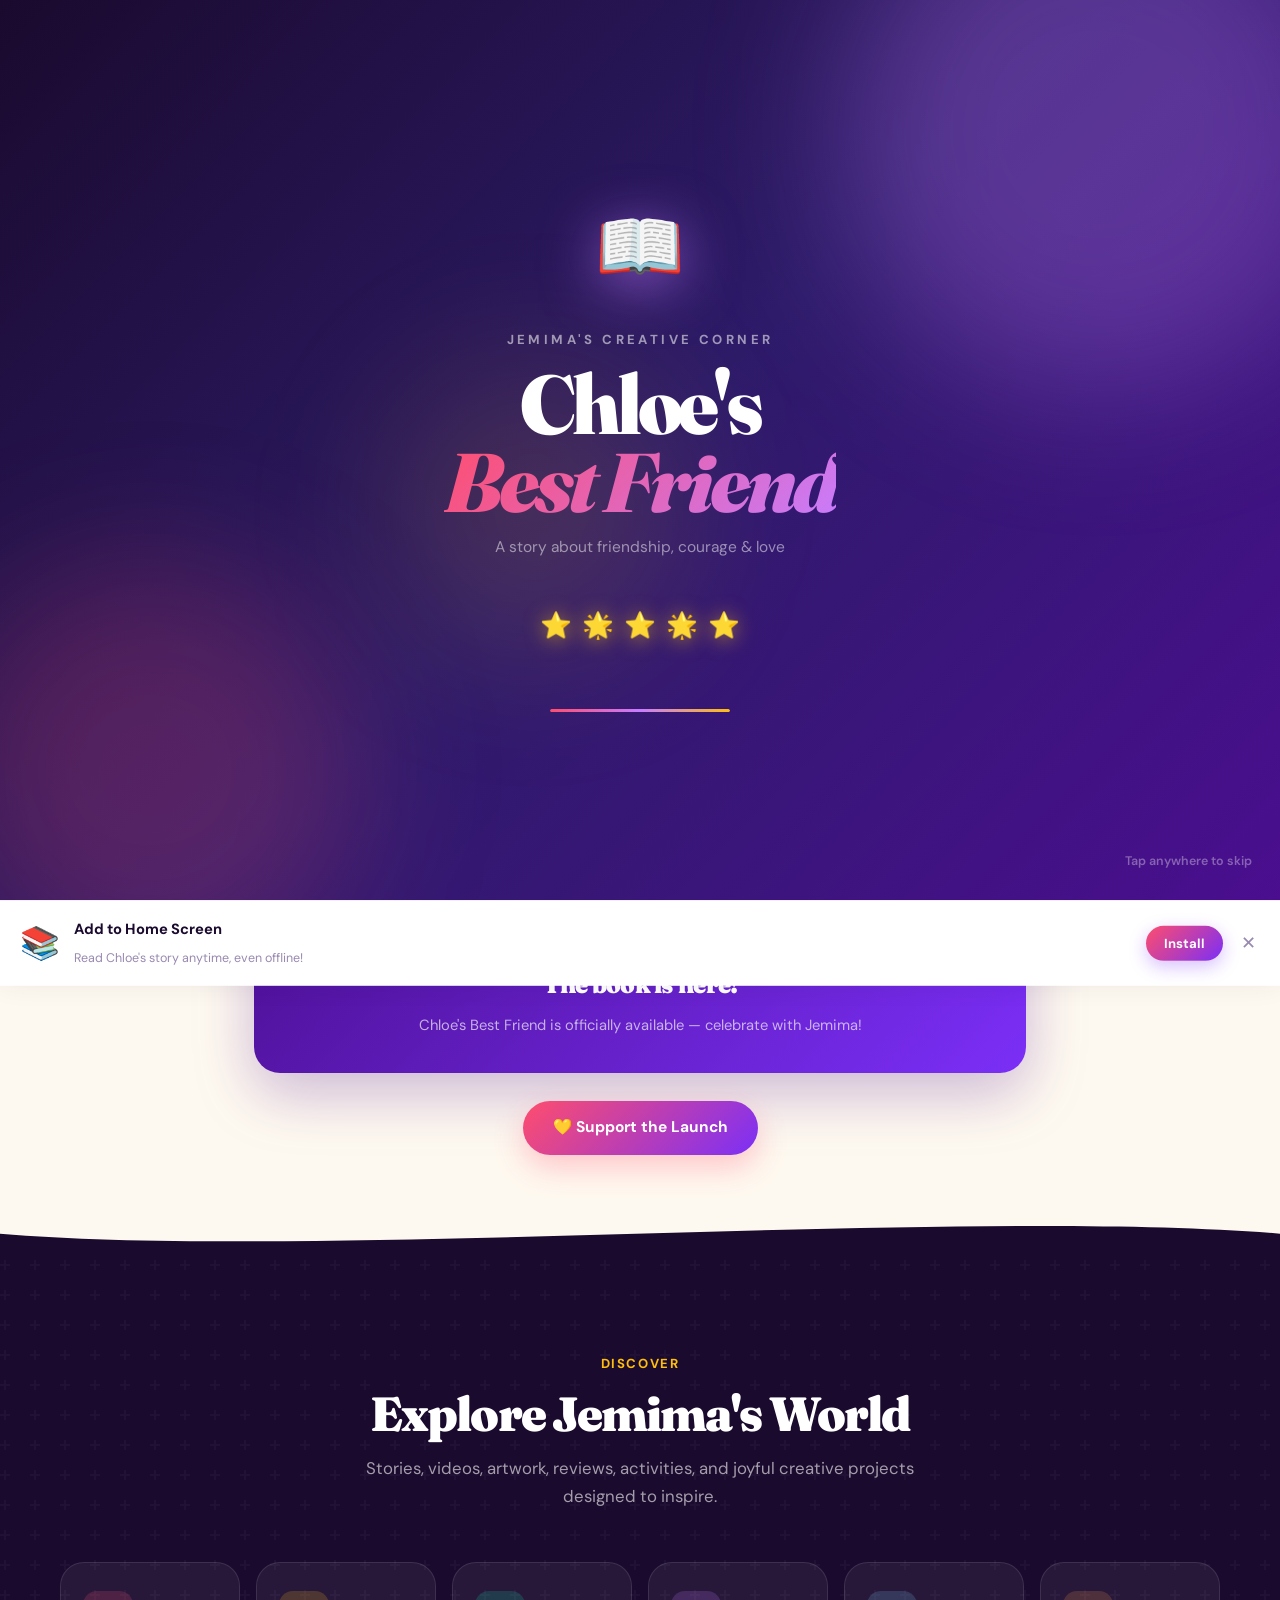
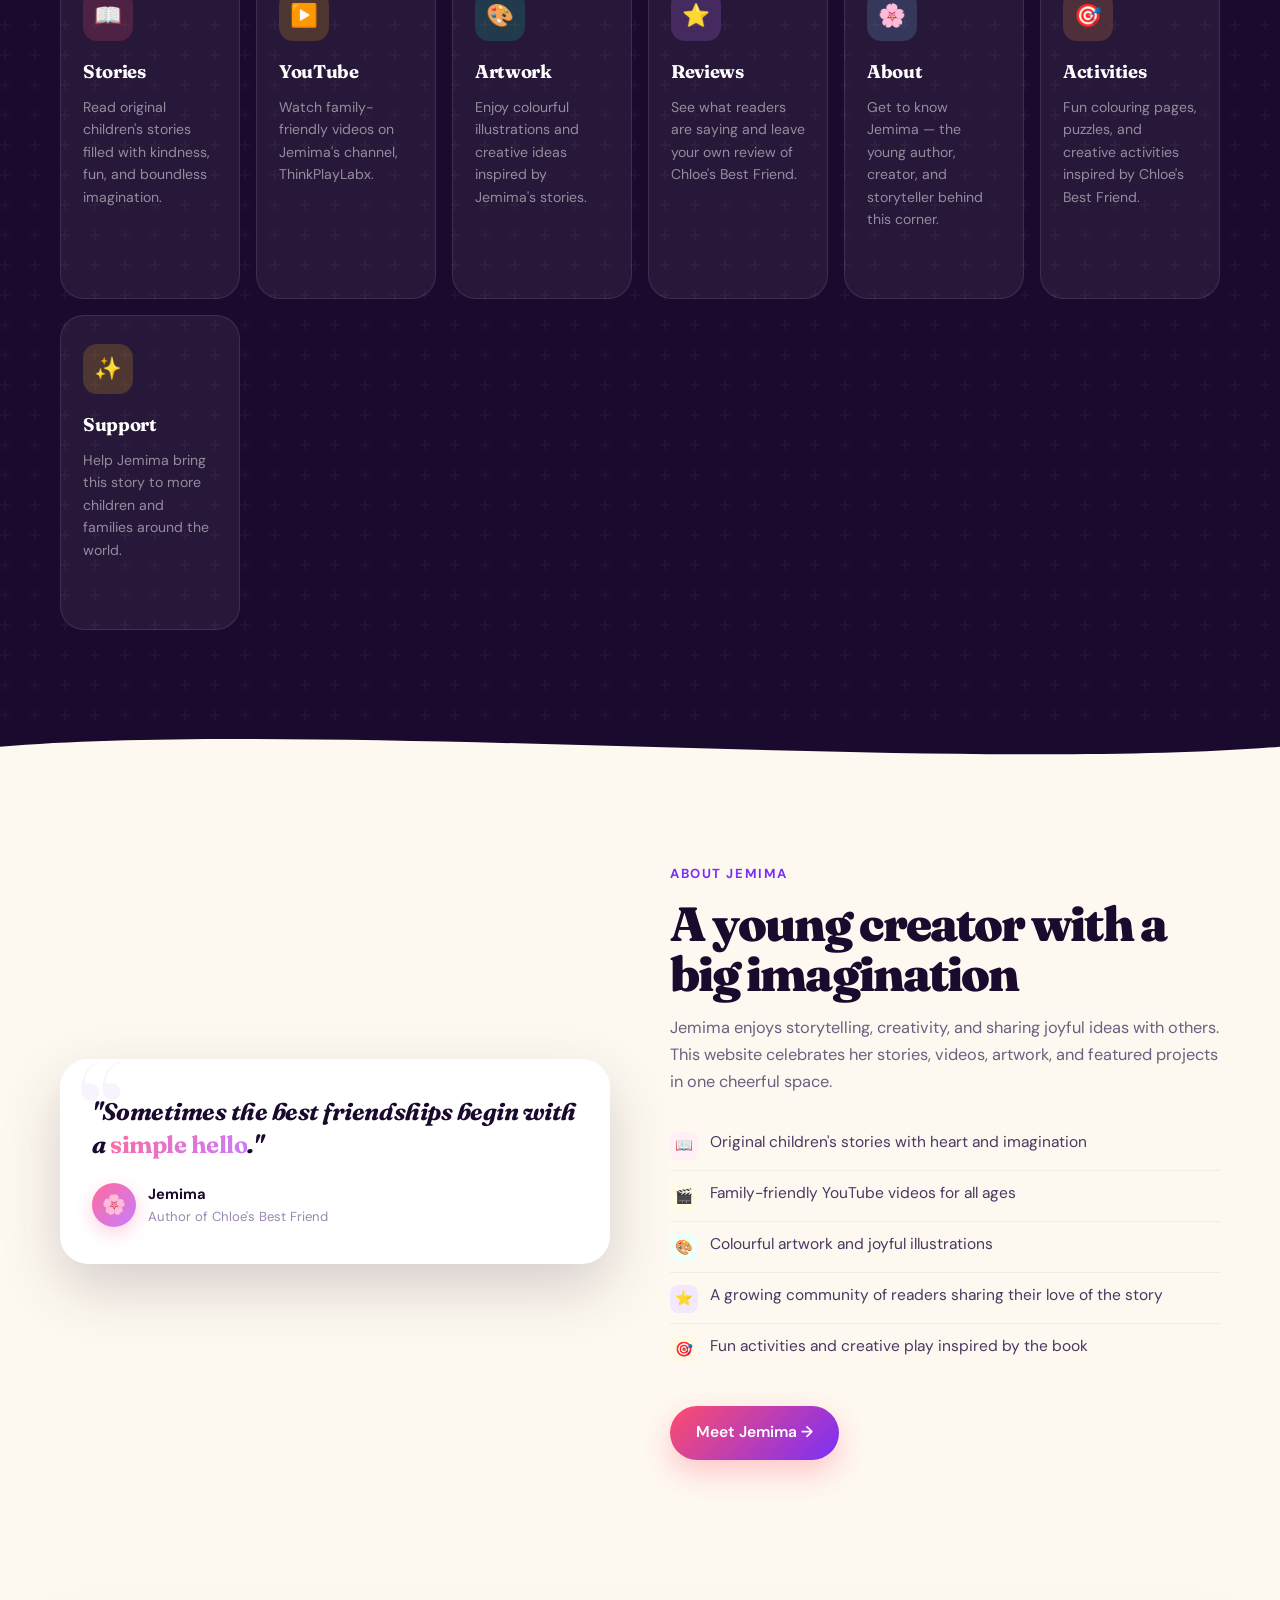
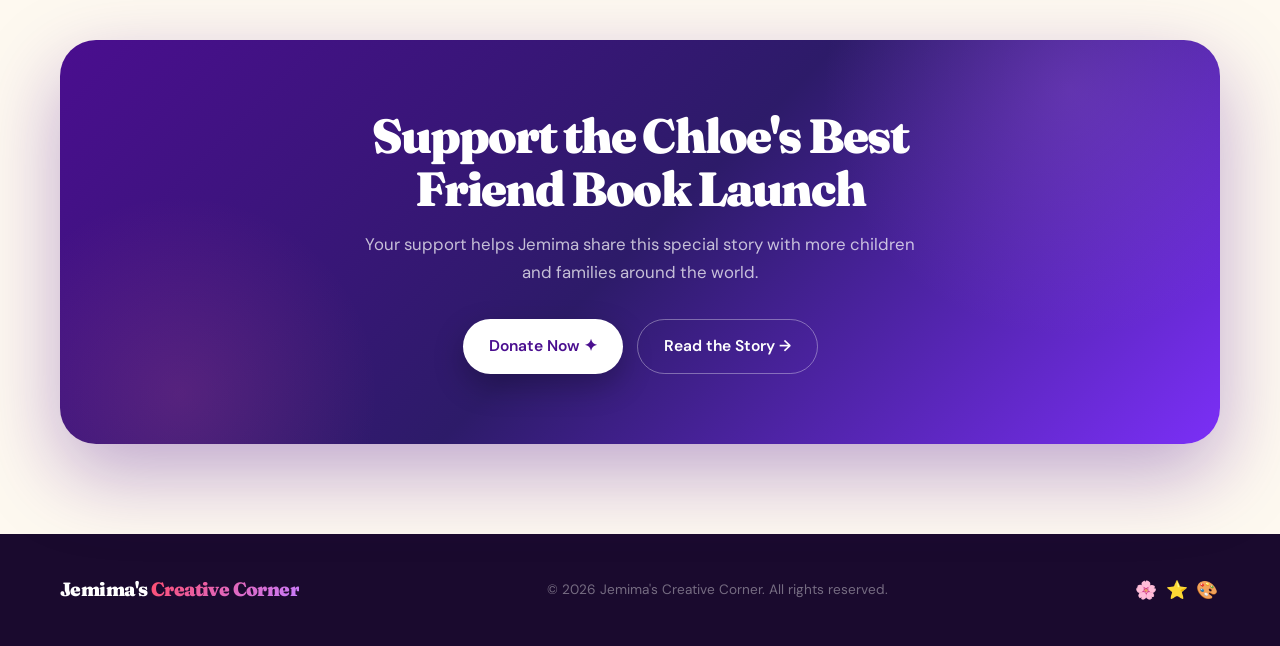
<file: index.html>
<!DOCTYPE html>
<html lang="en">
<head>
  <meta charset="UTF-8" />
  <meta name="viewport" content="width=device-width, initial-scale=1.0" />
  <link rel="manifest" href="/manifest.json">
  <meta name="theme-color" content="#7b2ff7">
  <meta name="mobile-web-app-capable" content="yes">
  <meta name="apple-mobile-web-app-capable" content="yes">
  <meta name="apple-mobile-web-app-status-bar-style" content="default">
  <meta name="apple-mobile-web-app-title" content="Jemima's Corner">
  <title>Jemima's Creative Corner</title>
  <link rel="preconnect" href="https://fonts.googleapis.com">
  <link rel="preconnect" href="https://fonts.gstatic.com" crossorigin>
  <link href="https://fonts.googleapis.com/css2?family=Fraunces:ital,wght@0,300;0,400;0,700;0,900;1,300;1,700;1,900&family=DM+Sans:wght@300;400;500;600&display=swap" rel="stylesheet">

  <!-- ══════════════════════════════════════════════
       SPLASH SCREEN STYLES
  ══════════════════════════════════════════════ -->
  <style>
    #splash-screen {
      position: fixed;
      inset: 0;
      z-index: 10000;
      background: linear-gradient(135deg, #1a0a2e 0%, #2d1b69 50%, #4a0e8f 100%);
      display: flex;
      flex-direction: column; 
      align-items: center;
      justify-content: center;
      transition: opacity .75s cubic-bezier(.22,1,.36,1), transform .75s cubic-bezier(.22,1,.36,1);
      overflow: hidden;
      cursor: pointer;
    }
    #splash-screen.splash-out {
      opacity: 0;
      transform: scale(1.04);
      pointer-events: none;
    }
    .splash-particle {
      position: absolute;
      border-radius: 50%;
      background: white;
      opacity: 0;
      animation: particleFade ease-in-out infinite;
    }
    @keyframes particleFade {
      0%   { opacity: 0; transform: translateY(0) scale(0); }
      30%  { opacity: .7; }
      100% { opacity: 0; transform: translateY(-140px) scale(1.6); }
    }
    .splash-blob {
      position: absolute;
      border-radius: 50%;
      filter: blur(70px);
      animation: splashBlobDrift ease-in-out infinite alternate;
      pointer-events: none;
    }
    .splash-blob-1 { width: 520px; height: 520px; background: rgba(199,125,255,.28); top:-130px; right:-80px; animation-duration: 7s; }
    .splash-blob-2 { width: 420px; height: 420px; background: rgba(255,77,109,.2); bottom:-80px; left:-60px; animation-duration: 9s; animation-delay:1s; }
    .splash-blob-3 { width: 300px; height: 300px; background: rgba(255,190,11,.12); top:40%; left:30%; animation-duration: 11s; animation-delay:2s; }
    @keyframes splashBlobDrift { from { transform: scale(1) translate(0,0); } to { transform: scale(1.15) translate(24px,18px); } }

    .splash-inner {
      position: relative;
      z-index: 1;
      display: flex;
      flex-direction: column;
      align-items: center;
      text-align: center;
      padding: 0 28px;
    }
    .splash-book {
      font-size: 4.5rem;
      margin-bottom: 22px;
      animation: splashBookIn .9s cubic-bezier(.34,1.56,.64,1) .2s both;
      filter: drop-shadow(0 10px 28px rgba(199,125,255,.6));
    }
    @keyframes splashBookIn {
      from { transform: translateY(40px) scale(.5) rotate(-18deg); opacity: 0; }
      to   { transform: translateY(0) scale(1) rotate(0deg); opacity: 1; }
    }
    .splash-brand {
      font-family: 'DM Sans', sans-serif;
      font-size: .82rem; font-weight: 700;
      letter-spacing: .26em; text-transform: uppercase;
      color: rgba(255,255,255,.55);
      margin-bottom: 16px;
      animation: splashFadeUp .6s cubic-bezier(.22,1,.36,1) .55s both;
    }
    .splash-title {
      font-family: 'Fraunces', serif;
      font-weight: 900;
      font-size: clamp(2.8rem, 9vw, 5.2rem);
      letter-spacing: -.05em;
      line-height: .93;
      color: white;
      margin-bottom: 14px;
      animation: splashFadeUp .7s cubic-bezier(.22,1,.36,1) .7s both;
    }
    .splash-title em {
      font-style: italic;
      background: linear-gradient(135deg, #ff4d6d, #c77dff);
      -webkit-background-clip: text; -webkit-text-fill-color: transparent; background-clip: text;
    }
    .splash-tagline {
      font-size: .97rem;
      color: rgba(255,255,255,.5);
      margin-bottom: 44px;
      animation: splashFadeUp .65s cubic-bezier(.22,1,.36,1) .88s both;
    }
    .splash-stars {
      display: flex; gap: 10px;
      margin-bottom: 10px;
      animation: splashFadeUp .6s cubic-bezier(.22,1,.36,1) 1.05s both;
    }
    .splash-star {
      font-size: 1.6rem;
      animation: splashStarPulse ease-in-out infinite alternate;
      filter: drop-shadow(0 2px 10px rgba(255,190,11,.6));
    }
    .splash-star:nth-child(1){animation-duration:2.2s;}
    .splash-star:nth-child(2){animation-duration:2.9s;animation-delay:.3s;}
    .splash-star:nth-child(3){animation-duration:2.5s;animation-delay:.6s;}
    .splash-star:nth-child(4){animation-duration:3.1s;animation-delay:.15s;}
    .splash-star:nth-child(5){animation-duration:2.7s;animation-delay:.45s;}
    @keyframes splashStarPulse { from{transform:rotate(-12deg) scale(.9);}to{transform:rotate(12deg) scale(1.2);} }

    .splash-loader {
      width: 180px; height: 3px;
      background: rgba(255,255,255,.14);
      border-radius: 999px;
      overflow: hidden;
      margin-top: 52px;
      animation: splashFadeUp .5s cubic-bezier(.22,1,.36,1) 1.2s both;
    }
    .splash-loader-bar {
      height: 100%;
      background: linear-gradient(90deg, #ff4d6d, #c77dff, #ffbe0b);
      border-radius: 999px;
      width: 0%;
      animation: loaderFill 2s cubic-bezier(.22,1,.36,1) 1.2s forwards;
    }
    @keyframes loaderFill { to { width: 100%; } }
    .splash-skip {
      position: absolute;
      bottom: 28px; right: 28px;
      font-family: 'DM Sans', sans-serif;
      font-size: .78rem; font-weight: 600;
      color: rgba(255,255,255,.35);
      animation: splashFadeUp .5s cubic-bezier(.22,1,.36,1) 1.5s both;
    }
    @keyframes splashFadeUp {
      from { opacity: 0; transform: translateY(20px); }
      to   { opacity: 1; transform: translateY(0); }
    }
  </style>

  <style>
    /* ── DESIGN TOKENS ─────────────────────────────── */
    :root {
      --ink:        #1a0a2e;
      --cream:      #fef9f0;
      --blush:      #ff6b9d;
      --coral:      #ff4d6d;
      --sun:        #ffbe0b;
      --sky:        #74c7ec;
      --mint:       #06d6a0;
      --lavender:   #c77dff;
      --purple:     #7b2ff7;
      --purple-deep:#4a0e8f;
      --white:      #ffffff;
      --r-xl:  28px;
      --r-2xl: 40px;
      --r-pill:999px;
      --shadow-sm: 0 4px 16px rgba(26,10,46,.08);
      --shadow-md: 0 12px 36px rgba(26,10,46,.13);
      --shadow-lg: 0 24px 60px rgba(26,10,46,.18);
      --ease-bounce: cubic-bezier(.34,1.56,.64,1);
      --ease-out:    cubic-bezier(.22,1,.36,1);
    }

    *, *::before, *::after { box-sizing: border-box; margin: 0; padding: 0; }
    html { scroll-behavior: smooth; }
    body {
      font-family: 'DM Sans', sans-serif;
      background: var(--cream);
      color: var(--ink);
      line-height: 1.65;
      overflow-x: hidden;
      -webkit-font-smoothing: antialiased;
    }
    a { text-decoration: none; color: inherit; }
    img { max-width: 100%; display: block; }

    body::before {
      content: '';
      position: fixed; inset: 0;
      background-image: url("data:image/svg+xml,%3Csvg viewBox='0 0 256 256' xmlns='http://www.w3.org/2000/svg'%3E%3Cfilter id='noise'%3E%3CfeTurbulence type='fractalNoise' baseFrequency='0.9' numOctaves='4' stitchTiles='stitch'/%3E%3C/filter%3E%3Crect width='100%25' height='100%25' filter='url(%23noise)' opacity='0.04'/%3E%3C/svg%3E");
      pointer-events: none; z-index: 9999; opacity: .6;
    }

    .wrap { width: min(1160px, 92%); margin: auto; }

    /* ── HEADER ── */
    .site-header { position: sticky; top: 0; z-index: 200; }
    .header-inner {
      margin: 12px auto;
      width: min(1100px, 92%);
      background: rgba(255,255,255,.72);
      backdrop-filter: blur(24px) saturate(180%);
      -webkit-backdrop-filter: blur(24px) saturate(180%);
      border: 1px solid rgba(255,255,255,.8);
      border-radius: var(--r-pill);
      padding: 10px 10px 10px 26px;
      display: flex;
      justify-content: space-between;
      align-items: center;
      box-shadow: 0 8px 32px rgba(26,10,46,.10), 0 0 0 1px rgba(255,255,255,.5);
      gap: 16px;
    }
    .logo { font-family: 'Fraunces', serif; font-weight: 900; font-size: 1.3rem; color: var(--purple-deep); letter-spacing: -.03em; white-space: nowrap; flex-shrink: 0; }
    .logo span { background: linear-gradient(135deg, var(--coral), var(--lavender)); -webkit-background-clip: text; -webkit-text-fill-color: transparent; background-clip: text; }
    nav { display: flex; align-items: center; gap: 2px; flex-wrap: wrap; }
    nav a { font-size: .85rem; font-weight: 600; color: var(--ink); padding: 8px 14px; border-radius: var(--r-pill); transition: background .2s, color .2s; opacity: .75; white-space: nowrap; }
    nav a:hover { background: rgba(123,47,247,.08); color: var(--purple); opacity: 1; }
    nav a.nav-active { opacity: 1; color: var(--purple); background: rgba(123,47,247,.08); }
    .nav-cta {
      background: linear-gradient(135deg, var(--coral), var(--purple)) !important;
      color: white !important; opacity: 1 !important;
      box-shadow: 0 6px 20px rgba(255,77,109,.3);
      transition: transform .2s var(--ease-bounce), box-shadow .2s !important;
    }
    .nav-cta:hover { transform: translateY(-2px); box-shadow: 0 10px 28px rgba(255,77,109,.4) !important; }

    /* ── HERO ── */
    .hero { position: relative; padding: 80px 0 90px; overflow: hidden; }
    .hero::before { content: ''; position: absolute; width: 700px; height: 700px; border-radius: 50%; background: radial-gradient(circle, rgba(199,125,255,.22) 0%, transparent 70%); top: -200px; right: -150px; pointer-events: none; animation: blobDrift 10s ease-in-out infinite alternate; }
    .hero::after { content: ''; position: absolute; width: 500px; height: 500px; border-radius: 50%; background: radial-gradient(circle, rgba(255,107,157,.18) 0%, transparent 70%); bottom: -150px; left: -100px; pointer-events: none; animation: blobDrift 13s ease-in-out infinite alternate-reverse; }
    @keyframes blobDrift { from { transform: translate(0,0) scale(1); } to { transform: translate(30px,20px) scale(1.06); } }

    .hero-grid { display: grid; grid-template-columns: 1fr 1fr; gap: 48px; align-items: center; position: relative; z-index: 1; }

    .hero-eyebrow { display: inline-flex; align-items: center; gap: 8px; background: linear-gradient(135deg, #fff0f5, #f3e8ff); border: 1px solid rgba(199,125,255,.3); color: var(--purple); padding: 8px 18px; border-radius: var(--r-pill); font-size: .85rem; font-weight: 600; margin-bottom: 22px; box-shadow: var(--shadow-sm); animation: slideDown .6s var(--ease-out) both; }
    .hero-eyebrow::before { content: '✦'; font-size: .7rem; animation: spin 4s linear infinite; }
    @keyframes spin { to { transform: rotate(360deg); } }

    .hero-h1 { font-family: 'Fraunces', serif; font-weight: 900; font-size: clamp(2.6rem, 5vw, 4.2rem); line-height: 1.0; letter-spacing: -.04em; color: var(--ink); margin-bottom: 20px; animation: slideDown .7s var(--ease-out) .1s both; }
    .hero-h1 em { font-style: italic; background: linear-gradient(135deg, var(--coral) 0%, var(--lavender) 100%); -webkit-background-clip: text; -webkit-text-fill-color: transparent; background-clip: text; }

    .hero-sub { font-size: 1.08rem; color: #6b6080; max-width: 500px; margin-bottom: 36px; font-weight: 400; animation: slideDown .7s var(--ease-out) .2s both; }

    .hero-btns { display: flex; gap: 14px; flex-wrap: wrap; animation: slideDown .7s var(--ease-out) .3s both; }

    /* ── BUTTONS ── */
    .btn { display: inline-flex; align-items: center; gap: 8px; padding: 14px 26px; border-radius: var(--r-pill); font-weight: 600; font-size: .975rem; font-family: 'DM Sans', sans-serif; transition: transform .25s var(--ease-bounce), box-shadow .25s; border: none; cursor: pointer; }
    .btn-primary { background: linear-gradient(135deg, var(--coral), var(--purple)); color: white; box-shadow: 0 12px 30px rgba(255,77,109,.30); }
    .btn-primary:hover { transform: translateY(-3px) scale(1.02); box-shadow: 0 18px 40px rgba(255,77,109,.38); }
    .btn-ghost { background: white; color: var(--ink); border: 1.5px solid rgba(26,10,46,.12); box-shadow: var(--shadow-sm); }
    .btn-ghost:hover { transform: translateY(-3px); box-shadow: var(--shadow-md); border-color: rgba(26,10,46,.2); }
    .btn-icon { width: 22px; height: 22px; display: inline-flex; align-items: center; justify-content: center; background: rgba(255,255,255,.25); border-radius: 50%; font-size: .75rem; }
    .btn-white { background: white; color: var(--purple-deep); box-shadow: 0 12px 30px rgba(0,0,0,.25); }
    .btn-white:hover { transform: translateY(-3px) scale(1.02); box-shadow: 0 18px 40px rgba(0,0,0,.3); }
    .btn-outline { background: transparent; color: white; border: 1.5px solid rgba(255,255,255,.35); }
    .btn-outline:hover { background: rgba(255,255,255,.1); transform: translateY(-3px); }

    /* ── HERO CARD ── */
    .hero-card { background: white; border-radius: 32px; padding: 36px; box-shadow: var(--shadow-lg), 0 0 0 1px rgba(255,255,255,.9); position: relative; overflow: hidden; animation: slideUp .8s var(--ease-out) .2s both; }
    .hero-card::before { content: ''; position: absolute; inset: 0; background: linear-gradient(135deg, rgba(255,190,11,.06), rgba(199,125,255,.08)); pointer-events: none; }
    .hero-card-badge { display: inline-flex; align-items: center; gap: 6px; background: linear-gradient(135deg, var(--sun), #ff9e00); color: #3d2000; padding: 6px 14px; border-radius: var(--r-pill); font-size: .8rem; font-weight: 700; margin-bottom: 18px; box-shadow: 0 6px 18px rgba(255,190,11,.35); }
    .hero-card h2 { font-family: 'Fraunces', serif; font-size: 2rem; font-weight: 900; letter-spacing: -.03em; color: var(--ink); margin-bottom: 12px; line-height: 1.1; }
    .hero-card p { color: #6b6080; font-size: .97rem; margin-bottom: 24px; }
    .hero-card-deco { position: absolute; bottom: -20px; right: -20px; width: 120px; height: 120px; background: linear-gradient(135deg, var(--lavender), var(--sky)); border-radius: 50%; opacity: .12; }

    /* ── FLOATING EMOJIS ── */
    .floats { position: fixed; inset: 0; pointer-events: none; z-index: 0; overflow: hidden; }
    .float { position: absolute; font-size: 1.8rem; animation: floatUp linear infinite; opacity: 0; }
    .float:nth-child(1){left:5%;  animation-duration:8s;  animation-delay:0s;   font-size:1.4rem;}
    .float:nth-child(2){left:20%; animation-duration:11s; animation-delay:2s;   font-size:2.2rem;}
    .float:nth-child(3){left:80%; animation-duration:9s;  animation-delay:1s;   font-size:1.6rem;}
    .float:nth-child(4){left:92%; animation-duration:12s; animation-delay:3.5s; font-size:1.3rem;}
    .float:nth-child(5){left:55%; animation-duration:10s; animation-delay:5s;   font-size:1.9rem;}
    @keyframes floatUp { 0%{transform:translateY(100vh) rotate(0deg);opacity:0;} 10%{opacity:.5;} 90%{opacity:.4;} 100%{transform:translateY(-120px) rotate(360deg);opacity:0;} }

    /* ── SECTION SHARED ── */
    .section { padding: 90px 0; }
    .section-eyebrow { display: inline-block; font-size: .82rem; font-weight: 700; text-transform: uppercase; letter-spacing: .12em; color: var(--purple); margin-bottom: 14px; }
    .section-title { font-family: 'Fraunces', serif; font-size: clamp(2rem, 4vw, 3rem); font-weight: 900; letter-spacing: -.04em; color: var(--ink); line-height: 1.05; margin-bottom: 16px; }
    .section-sub { color: #6b6080; font-size: 1.05rem; max-width: 560px; }
    .text-center { text-align: center; }
    .text-center .section-sub { margin: 0 auto; }

    /* ── WAVE ── */
    .wave-divider { line-height: 0; overflow: hidden; }
    .wave-divider svg { display: block; width: 100%; }

    /* ── COUNTDOWN ── */
    .countdown-section {
      background: var(--cream);
      padding: 60px 0 52px;
      position: relative;
      overflow: hidden;
    }
    .countdown-section::before {
      content: '';
      position: absolute;
      width: 600px; height: 300px; border-radius: 50%;
      background: radial-gradient(circle, rgba(199,125,255,.1) 0%, transparent 70%);
      top: -100px; right: -80px; pointer-events: none;
    }
    .countdown-inner { max-width: 820px; margin: 0 auto; padding: 0 24px; text-align: center; position: relative; z-index: 1; }

    .countdown-eyebrow {
      display: inline-flex; align-items: center; gap: 8px;
      background: linear-gradient(135deg, #fff0f5, #f3e8ff);
      border: 1px solid rgba(199,125,255,.3);
      color: var(--purple);
      padding: 7px 18px; border-radius: 999px;
      font-size: .82rem; font-weight: 700; letter-spacing: .05em;
      margin-bottom: 20px;
      box-shadow: var(--shadow-sm);
      animation: cdownPulse 2.8s ease-in-out infinite;
    }
    @keyframes cdownPulse { 0%,100%{box-shadow:0 4px 16px rgba(199,125,255,.15);}50%{box-shadow:0 4px 32px rgba(199,125,255,.4);} }

    .countdown-title { font-family: 'Fraunces', serif; font-weight: 900; font-size: clamp(1.6rem, 3.5vw, 2.4rem); letter-spacing: -.04em; color: var(--ink); line-height: 1.1; margin-bottom: 36px; }
    .countdown-title em { font-style: italic; background: linear-gradient(135deg, var(--coral), var(--lavender)); -webkit-background-clip: text; -webkit-text-fill-color: transparent; background-clip: text; }

    .countdown-grid { display: flex; align-items: center; justify-content: center; gap: 14px; flex-wrap: wrap; margin-bottom: 36px; }

    .countdown-unit {
      background: white;
      border-radius: 22px;
      padding: 24px 22px 18px;
      min-width: 116px;
      box-shadow: var(--shadow-md);
      border: 1px solid rgba(199,125,255,.1);
      position: relative; overflow: hidden;
      transition: transform .3s var(--ease-bounce);
    }
    .countdown-unit:hover { transform: translateY(-5px); }
    .countdown-unit::after { content: ''; position: absolute; top: 0; left: 0; right: 0; height: 3px; background: linear-gradient(90deg, var(--coral), var(--lavender)); }

    .unit-num {
      font-family: 'Fraunces', serif; font-weight: 900;
      font-size: 3.2rem; letter-spacing: -.06em; line-height: 1;
      background: linear-gradient(135deg, var(--purple-deep), var(--purple));
      -webkit-background-clip: text; -webkit-text-fill-color: transparent; background-clip: text;
      margin-bottom: 8px;
      transition: transform .18s var(--ease-bounce);
    }
    .unit-num.flip { transform: scale(1.2); }
    .unit-label { font-size: .72rem; font-weight: 700; text-transform: uppercase; letter-spacing: .14em; color: #b0a0c8; }
    .countdown-sep { font-family: 'Fraunces', serif; font-weight: 900; font-size: 2.6rem; color: rgba(199,125,255,.35); line-height: 1; padding-bottom: 22px; animation: sepBlink 1s step-end infinite; }
    @keyframes sepBlink { 0%,100%{opacity:1;}50%{opacity:.15;} }

    .countdown-launched { display: none; padding: 36px; background: linear-gradient(135deg, var(--purple-deep), var(--purple)); border-radius: 26px; box-shadow: 0 20px 60px rgba(74,14,143,.28); margin-bottom: 28px; }
    .countdown-launched.show { display: block; }
    .launched-emoji { font-size: 3rem; display: block; margin-bottom: 12px; }
    .launched-text { font-family: 'Fraunces', serif; font-size: 1.5rem; font-weight: 900; color: white; letter-spacing: -.03em; }
    .launched-sub { font-size: .92rem; color: rgba(255,255,255,.65); margin-top: 8px; }

    .countdown-cta { display: inline-flex; align-items: center; gap: 8px; padding: 14px 30px; border-radius: 999px; background: linear-gradient(135deg, var(--coral), var(--purple)); color: white; font-family: 'DM Sans', sans-serif; font-weight: 700; font-size: .97rem; box-shadow: 0 12px 30px rgba(255,77,109,.3); transition: transform .25s var(--ease-bounce), box-shadow .25s; text-decoration: none; }
    .countdown-cta:hover { transform: translateY(-3px); box-shadow: 0 20px 44px rgba(255,77,109,.4); }

    @media(max-width:540px){
      .countdown-unit{min-width:78px;padding:18px 12px 12px;}
      .unit-num{font-size:2.4rem;}
      .countdown-sep{font-size:1.8rem;}
    }

    /* ── EXPLORE ── */
    .explore-section { background: var(--ink); padding: 90px 0; position: relative; overflow: hidden; }
    .explore-section::before { content: ''; position: absolute; inset: 0; background: url("data:image/svg+xml,%3Csvg width='60' height='60' viewBox='0 0 60 60' xmlns='http://www.w3.org/2000/svg'%3E%3Cg fill='none' fill-rule='evenodd'%3E%3Cg fill='%23ffffff' fill-opacity='0.03'%3E%3Cpath d='M36 34v-4h-2v4h-4v2h4v4h2v-4h4v-2h-4zm0-30V0h-2v4h-4v2h4v4h2V6h4V4h-4zM6 34v-4H4v4H0v2h4v4h2v-4h4v-2H6zM6 4V0H4v4H0v2h4v4h2V6h4V4H6z'/%3E%3C/g%3E%3C/g%3E%3C/svg%3E"); }
    .explore-section .section-title { color: white; }
    .explore-section .section-eyebrow { color: var(--sun); }
    .explore-section .section-sub { color: rgba(255,255,255,.6); }

    .cards-grid { display: grid; grid-template-columns: repeat(auto-fit, minmax(180px, 1fr)); gap: 16px; margin-top: 52px; }

    .exp-card { background: rgba(255,255,255,.06); border: 1px solid rgba(255,255,255,.1); border-radius: 24px; padding: 28px 22px; transition: transform .3s var(--ease-bounce), background .3s, border-color .3s; position: relative; overflow: hidden; cursor: pointer; display: block; }
    .exp-card::after { content: ''; position: absolute; inset: 0; border-radius: 24px; opacity: 0; transition: opacity .3s; }
    .exp-card:nth-child(1)::after{background:linear-gradient(135deg,rgba(255,77,109,.15),transparent);}
    .exp-card:nth-child(2)::after{background:linear-gradient(135deg,rgba(255,190,11,.12),transparent);}
    .exp-card:nth-child(3)::after{background:linear-gradient(135deg,rgba(6,214,160,.12),transparent);}
    .exp-card:nth-child(4)::after{background:linear-gradient(135deg,rgba(199,125,255,.15),transparent);}
    .exp-card:nth-child(5)::after{background:linear-gradient(135deg,rgba(116,199,236,.15),transparent);}
    .exp-card:nth-child(6)::after{background:linear-gradient(135deg,rgba(255,155,67,.15),transparent);}
    .exp-card:nth-child(7)::after{background:linear-gradient(135deg,rgba(255,190,11,.15),transparent);}
    .exp-card:hover{transform:translateY(-6px);border-color:rgba(255,255,255,.25);}
    .exp-card:hover::after{opacity:1;}

    .exp-card-icon { width: 50px; height: 50px; border-radius: 14px; display: flex; align-items: center; justify-content: center; font-size: 1.4rem; margin-bottom: 16px; }
    .exp-card:nth-child(1) .exp-card-icon{background:rgba(255,77,109,.18);}
    .exp-card:nth-child(2) .exp-card-icon{background:rgba(255,190,11,.18);}
    .exp-card:nth-child(3) .exp-card-icon{background:rgba(6,214,160,.18);}
    .exp-card:nth-child(4) .exp-card-icon{background:rgba(199,125,255,.18);}
    .exp-card:nth-child(5) .exp-card-icon{background:rgba(116,199,236,.18);}
    .exp-card:nth-child(6) .exp-card-icon{background:rgba(255,155,67,.18);}
    .exp-card:nth-child(7) .exp-card-icon{background:rgba(255,190,11,.18);}

    .exp-card h3 { font-family: 'Fraunces', serif; font-size: 1.15rem; font-weight: 700; color: white; margin-bottom: 8px; letter-spacing: -.02em; }
    .exp-card p { color: rgba(255,255,255,.5); font-size: .88rem; line-height: 1.6; }
    .exp-card-arrow { display: inline-flex; align-items: center; gap: 6px; font-size: .83rem; font-weight: 600; margin-top: 16px; opacity: 0; transform: translateX(-8px); transition: opacity .3s, transform .3s; }
    .exp-card:nth-child(1) .exp-card-arrow{color:#ff8fab;}
    .exp-card:nth-child(2) .exp-card-arrow{color:var(--sun);}
    .exp-card:nth-child(3) .exp-card-arrow{color:var(--mint);}
    .exp-card:nth-child(4) .exp-card-arrow{color:var(--lavender);}
    .exp-card:nth-child(5) .exp-card-arrow{color:var(--sky);}
    .exp-card:nth-child(6) .exp-card-arrow{color:#ffb347;}
    .exp-card:nth-child(7) .exp-card-arrow{color:var(--sun);}
    .exp-card:hover .exp-card-arrow{opacity:1;transform:translateX(0);}

    /* ── ABOUT ── */
    .about-section { background: var(--cream); padding: 90px 0; }
    .about-grid { display: grid; grid-template-columns: 1fr 1fr; gap: 60px; align-items: center; }
    .about-quote-card { background: white; border-radius: 28px; padding: 36px 32px; box-shadow: var(--shadow-lg); position: relative; overflow: hidden; }
    .about-quote-card::before { content: '\201C'; position: absolute; top: -10px; left: 20px; font-family: 'Fraunces', serif; font-size: 10rem; color: rgba(199,125,255,.1); line-height: 1; pointer-events: none; }
    .about-quote-card blockquote { font-family: 'Fraunces', serif; font-size: 1.5rem; font-weight: 700; font-style: italic; line-height: 1.4; color: var(--ink); letter-spacing: -.02em; position: relative; }
    .about-quote-card blockquote em { background: linear-gradient(135deg, var(--blush), var(--lavender)); -webkit-background-clip: text; -webkit-text-fill-color: transparent; background-clip: text; font-style: normal; }
    .quote-attr { margin-top: 20px; display: flex; align-items: center; gap: 12px; }
    .quote-avatar { width: 44px; height: 44px; border-radius: 50%; background: linear-gradient(135deg, var(--blush), var(--lavender)); display: flex; align-items: center; justify-content: center; font-size: 1.2rem; box-shadow: 0 6px 18px rgba(255,107,157,.3); }
    .quote-name { font-weight: 700; font-size: .92rem; color: var(--ink); }
    .quote-role { font-size: .82rem; color: #9988b0; }
    .stat-chip { position: absolute; background: white; border-radius: var(--r-pill); padding: 10px 18px; box-shadow: var(--shadow-md); font-weight: 700; font-size: .9rem; white-space: nowrap; display: flex; align-items: center; gap: 8px; }
    .stat-chip:nth-child(2) { top: -20px; right: -24px; animation: floatChip 4s ease-in-out infinite; }
    .stat-chip:nth-child(3) { bottom: -18px; left: -20px; animation: floatChip 5s ease-in-out infinite .8s; }
    @keyframes floatChip { 0%,100%{transform:translateY(0);}50%{transform:translateY(-8px);} }
    .chip-dot { width: 10px; height: 10px; border-radius: 50%; }
    .about-text .section-eyebrow { display: block; margin-bottom: 14px; }
    .about-text .section-title { margin-bottom: 16px; }
    .about-text p { color: #6b6080; font-size: 1.02rem; margin-bottom: 16px; }
    .feature-list { list-style: none; margin: 24px 0 32px; }
    .feature-list li { display: flex; align-items: flex-start; gap: 12px; padding: 10px 0; color: #4a3860; font-size: .97rem; border-bottom: 1px solid rgba(0,0,0,.05); }
    .feature-list li:last-child { border: none; }
    .feature-list .fi-icon { width: 28px; height: 28px; border-radius: 8px; flex-shrink: 0; display: flex; align-items: center; justify-content: center; font-size: .9rem; margin-top: 2px; }

    /* ── CTA ── */
    .cta-section { padding: 90px 0; background: var(--cream); }
    .cta-inner { background: linear-gradient(135deg, var(--purple-deep) 0%, #2d1b69 50%, var(--purple) 100%); border-radius: 36px; padding: 70px 60px; text-align: center; position: relative; overflow: hidden; box-shadow: 0 30px 80px rgba(74,14,143,.35); }
    .cta-inner::before { content: ''; position: absolute; width: 500px; height: 500px; border-radius: 50%; background: radial-gradient(circle, rgba(199,125,255,.2) 0%, transparent 70%); top: -200px; right: -100px; }
    .cta-inner::after { content: ''; position: absolute; width: 400px; height: 400px; border-radius: 50%; background: radial-gradient(circle, rgba(255,107,157,.15) 0%, transparent 70%); bottom: -150px; left: -80px; }
    .cta-inner h2 { font-family: 'Fraunces', serif; font-size: clamp(2rem, 4vw, 3rem); font-weight: 900; letter-spacing: -.04em; color: white; margin-bottom: 16px; line-height: 1.1; position: relative; z-index: 1; }
    .cta-inner p { color: rgba(255,255,255,.72); font-size: 1.05rem; max-width: 560px; margin: 0 auto 32px; position: relative; z-index: 1; }
    .cta-btns { display: flex; gap: 14px; justify-content: center; flex-wrap: wrap; position: relative; z-index: 1; }

    /* ── FOOTER ── */
    .site-footer { background: var(--ink); padding: 40px 0; }
    .footer-inner { display: flex; justify-content: space-between; align-items: center; gap: 20px; flex-wrap: wrap; }
    .footer-logo { font-family: 'Fraunces', serif; font-weight: 900; font-size: 1.2rem; color: white; letter-spacing: -.03em; }
    .footer-logo span { background: linear-gradient(135deg, var(--coral), var(--lavender)); -webkit-background-clip: text; -webkit-text-fill-color: transparent; background-clip: text; }
    .footer-copy { font-size: .85rem; color: rgba(255,255,255,.4); }
    .footer-hearts { font-size: 1.1rem; letter-spacing: .1em; }

    /* ── ANIMATIONS ── */
    @keyframes slideDown { from{opacity:0;transform:translateY(-16px);}to{opacity:1;transform:translateY(0);} }
    @keyframes slideUp { from{opacity:0;transform:translateY(24px);}to{opacity:1;transform:translateY(0);} }
    .reveal { opacity: 0; transform: translateY(28px); transition: opacity .7s var(--ease-out), transform .7s var(--ease-out); }
    .reveal.visible { opacity: 1; transform: none; }
    .stagger > * { opacity: 0; transform: translateY(24px); transition: opacity .6s var(--ease-out), transform .6s var(--ease-out); }
    .stagger.visible > *:nth-child(1){opacity:1;transform:none;transition-delay:0s;}
    .stagger.visible > *:nth-child(2){opacity:1;transform:none;transition-delay:.07s;}
    .stagger.visible > *:nth-child(3){opacity:1;transform:none;transition-delay:.14s;}
    .stagger.visible > *:nth-child(4){opacity:1;transform:none;transition-delay:.21s;}
    .stagger.visible > *:nth-child(5){opacity:1;transform:none;transition-delay:.28s;}
    .stagger.visible > *:nth-child(6){opacity:1;transform:none;transition-delay:.35s;}
    .stagger.visible > *:nth-child(7){opacity:1;transform:none;transition-delay:.42s;}

    /* ── RESPONSIVE ── */
    @media(max-width:960px){
      .hero-grid,.about-grid{grid-template-columns:1fr;gap:36px;}
      .cta-inner{padding:50px 32px;}
    }
    @media(max-width:640px){
      .header-inner{padding:10px 10px 10px 18px;border-radius:20px;flex-wrap:wrap;}
      nav{gap:2px;}
      nav a{padding:7px 10px;font-size:.8rem;}
      .hero{padding:50px 0 60px;}
      .cards-grid{grid-template-columns:1fr;gap:12px;}
      .cta-inner{padding:40px 22px;border-radius:24px;}
      .footer-inner{flex-direction:column;text-align:center;}
      .about-quote-card{padding:28px 22px;}
      .hero-btns{flex-direction:column;}
      .hero-btns .btn{width:100%;justify-content:center;}
      .stat-chip:nth-child(2){top:auto;right:auto;position:static;margin-bottom:10px;}
      .stat-chip:nth-child(3){position:static;margin-top:10px;}
      .about-visual{display:flex;flex-direction:column;gap:12px;}
    }
  
    /* HAMBURGER */
    .hamburger { display: none; flex-direction: column; justify-content: center; gap: 5px; width: 40px; height: 40px; background: rgba(123,47,247,.08); border: none; border-radius: 12px; cursor: pointer; padding: 8px; flex-shrink: 0; }
    .hamburger span { display: block; height: 2px; background: var(--ink); border-radius: 2px; transition: transform .3s, opacity .3s; }
    .hamburger.open span:nth-child(1) { transform: translateY(7px) rotate(45deg); }
    .hamburger.open span:nth-child(2) { opacity: 0; transform: scaleX(0); }
    .hamburger.open span:nth-child(3) { transform: translateY(-7px) rotate(-45deg); }
    .mobile-drawer { position: fixed; inset: 0; z-index: 199; visibility: hidden; pointer-events: none; }
    .drawer-backdrop { position: absolute; inset: 0; background: rgba(26,10,46,.45); backdrop-filter: blur(4px); opacity: 0; transition: opacity .3s; }
    .drawer-panel { position: absolute; top: 0; right: 0; bottom: 0; width: min(300px, 85vw); background: white; padding: 80px 28px 40px; display: flex; flex-direction: column; gap: 6px; box-shadow: -20px 0 60px rgba(26,10,46,.2); transform: translateX(100%); transition: transform .35s cubic-bezier(.22,1,.36,1); }
    .mobile-drawer.open { visibility: visible; pointer-events: auto; }
    .mobile-drawer.open .drawer-backdrop { opacity: 1; }
    .mobile-drawer.open .drawer-panel { transform: translateX(0); }
    .drawer-panel a { font-size: 1.1rem; font-weight: 700; color: var(--ink); padding: 14px 18px; border-radius: 16px; transition: background .2s, color .2s; opacity: .8; font-family: 'DM Sans', sans-serif; }
    .drawer-panel a:hover { background: rgba(123,47,247,.08); color: var(--purple); opacity: 1; }
    .drawer-panel .nav-active { background: rgba(123,47,247,.08); color: var(--purple); opacity: 1; }
    .drawer-panel .nav-donate, .drawer-panel .nav-cta { background: linear-gradient(135deg, var(--coral), var(--purple)); color: white !important; opacity: 1 !important; }
    .drawer-close { position: absolute; top: 20px; right: 20px; background: rgba(123,47,247,.08); border: none; border-radius: 50%; width: 36px; height: 36px; font-size: 1.1rem; cursor: pointer; display: flex; align-items: center; justify-content: center; color: var(--ink); }
    @media (max-width: 960px) { nav { display: none !important; } .hamburger { display: flex; } }

    /* ── CONFETTI CANVAS ── */
    #confettiCanvas {
      position: fixed; inset: 0; width: 100%; height: 100%;
      pointer-events: none; z-index: 9998;
    }
    /* ── PWA INSTALL PROMPT ─────────────────────────────── */
    .pwa-prompt {
      position: fixed; bottom: 0; left: 0; right: 0; z-index: 600;
      background: white; border-top: 1px solid rgba(199,125,255,.2);
      padding: 16px 20px; display: flex; align-items: center; gap: 14px;
      box-shadow: 0 -8px 32px rgba(26,10,46,.12);
      transform: translateY(100%); transition: transform .4s cubic-bezier(.22,1,.36,1);
      font-family: 'DM Sans', sans-serif;
    }
    .pwa-prompt.show { transform: translateY(0); }
    .pwa-prompt-icon { font-size: 2rem; flex-shrink: 0; }
    .pwa-prompt-text { flex: 1; }
    .pwa-prompt-text strong { display: block; font-size: .92rem; font-weight: 700; color: var(--ink, #1a0a2e); margin-bottom: 2px; }
    .pwa-prompt-text span { font-size: .78rem; color: #9988b0; }
    .pwa-prompt-install {
      background: linear-gradient(135deg, #ff4d6d, #7b2ff7);
      color: white; border: none; border-radius: 999px;
      padding: 9px 18px; font-size: .82rem; font-weight: 700;
      font-family: 'DM Sans', sans-serif; cursor: pointer; white-space: nowrap;
      box-shadow: 0 6px 18px rgba(123,47,247,.3);
      transition: transform .2s, box-shadow .2s;
    }
    .pwa-prompt-install:hover { transform: scale(1.05); }
    .pwa-prompt-dismiss { background: none; border: none; color: #9988b0; cursor: pointer; font-size: 1.1rem; padding: 4px; flex-shrink: 0; }
    .pwa-prompt-dismiss:hover { color: var(--ink, #1a0a2e); }
  </style>
</head>
<canvas id="confettiCanvas"></canvas>

  <!-- ══════════════════════════════════════════════
       SPLASH SCREEN
  ══════════════════════════════════════════════ -->
  <div id="splash-screen">
    <div class="splash-blob splash-blob-1"></div>
    <div class="splash-blob splash-blob-2"></div>
    <div class="splash-blob splash-blob-3"></div>
    <div class="splash-inner">
      <div class="splash-book">📖</div>
      <div class="splash-brand">Jemima's Creative Corner</div>
      <h1 class="splash-title">Chloe's<br><em>Best Friend</em></h1>
      <p class="splash-tagline">A story about friendship, courage &amp; love</p>
      <div class="splash-stars">
        <span class="splash-star">⭐</span>
        <span class="splash-star">🌟</span>
        <span class="splash-star">⭐</span>
        <span class="splash-star">🌟</span>
        <span class="splash-star">⭐</span>
      </div>
      <div class="splash-loader"><div class="splash-loader-bar"></div></div>
    </div>
    <div class="splash-skip">Tap anywhere to skip</div>
  </div>

  <!-- FLOATING EMOJIS -->
  <div class="floats" aria-hidden="true">
    <div class="float">🌸</div>
    <div class="float">⭐</div>
    <div class="float">🎨</div>
    <div class="float">📖</div>
    <div class="float">✨</div>
  </div>

  <!-- HEADER -->
  <header class="site-header">
    <div class="header-inner">
      <div class="logo">Jemima's <span>Creative Corner</span></div>
      <nav>
        <a href="index.html" class="nav-active">Home</a>
        <a href="youtube.html">YouTube</a>
        <a href="story.html">Story</a>
        <a href="gallery.html">Gallery</a>
        <a href="reviews.html">Reviews ⭐</a>
        <a href="about.html">About</a>
        <a href="activities.html">Activities 🎯</a>
        <a href="donate.html" class="nav-cta">Donate ✦</a>
      </nav>
      <button class="hamburger" id="hamburger" aria-label="Open menu">
        <span></span><span></span><span></span>
      </button>
    </div>
  </header>

  <div class="mobile-drawer" id="mobileDrawer">
    <div class="drawer-backdrop" id="drawerBackdrop"></div>
    <div class="drawer-panel">
      <button class="drawer-close" id="drawerClose">✕</button>
      <a href="index.html" class="nav-active">🏠 Home</a>
      <a href="youtube.html">▶️ YouTube</a>
      <a href="story.html">📖 Story</a>
      <a href="gallery.html">🎨 Gallery</a>
      <a href="reviews.html">⭐ Reviews</a>
      <a href="about.html">🌸 About</a>
      <a href="activities.html">🎯 Activities</a>
      <a href="donate.html" class="nav-donate">✦ Donate</a>
    </div>
  </div>

  <!-- HERO -->
  <section class="hero">
    <div class="wrap hero-grid">
      <div class="hero-left">
        <div class="hero-eyebrow">Young Author · Creator · Storyteller</div>
        <h1 class="hero-h1">Where <em>stories</em><br>come to life</h1>
        <p class="hero-sub">A joyful space where Jemima shares her stories, artwork, imagination, and creative projects with children and families everywhere.</p>
        <div class="hero-btns">
          <a href="story.html" class="btn btn-primary">
            Read Chloe's Best Friend
            <span class="btn-icon">→</span>
          </a>
          <a href="youtube.html" class="btn btn-ghost">▶&nbsp;&nbsp;Watch on YouTube</a>
        </div>
      </div>

      <div class="hero-card">
        <div class="hero-card-badge">⭐ Featured Project</div>
        <h2>Chloe's Best Friend</h2>
        <p>A heartwarming children's story about <strong>friendship, kindness</strong>, and the power of saying hello — written with love by Jemima.</p>
        <a href="donate.html" class="btn btn-primary">Support the Book Launch</a>
        <div class="hero-card-deco"></div>
      </div>
    </div>
  </section>

  <!-- ══════════════════════════════════════════════
       COUNTDOWN TIMER
  ══════════════════════════════════════════════ -->
  <section class="countdown-section">
    <div class="countdown-inner reveal">
      <div class="countdown-eyebrow">🚀 Book Launch — March 14, 2026 at 4 PM PST</div>
      <h2 class="countdown-title"><em>Chloe's Best Friend</em> arrives in</h2>

      <div class="countdown-launched" id="countdownLaunched">
        <span class="launched-emoji">🎉</span>
        <div class="launched-text">The book is here!</div>
        <div class="launched-sub">Chloe's Best Friend is officially available — celebrate with Jemima!</div>
      </div>

      <div class="countdown-grid" id="countdownGrid">
        <div class="countdown-unit">
          <div class="unit-num" id="cd-days">--</div>
          <div class="unit-label">Days</div>
        </div>
        <div class="countdown-sep">:</div>
        <div class="countdown-unit">
          <div class="unit-num" id="cd-hours">--</div>
          <div class="unit-label">Hours</div>
        </div>
        <div class="countdown-sep">:</div>
        <div class="countdown-unit">
          <div class="unit-num" id="cd-mins">--</div>
          <div class="unit-label">Minutes</div>
        </div>
        <div class="countdown-sep">:</div>
        <div class="countdown-unit">
          <div class="unit-num" id="cd-secs">--</div>
          <div class="unit-label">Seconds</div>
        </div>
      </div>

      <a href="donate.html" class="countdown-cta">💛 Support the Launch</a>
    </div>
  </section>

  <!-- WAVE -->
  <div class="wave-divider" style="background:var(--cream);">
    <svg viewBox="0 0 1440 60" preserveAspectRatio="none" xmlns="http://www.w3.org/2000/svg">
      <path fill="#1a0a2e" d="M0,30 C360,60 1080,0 1440,30 L1440,60 L0,60 Z"/>
    </svg>
  </div>

  <!-- EXPLORE — 7 cards including About and Activities -->
  <section class="explore-section">
    <div class="wrap">
      <div class="text-center reveal">
        <span class="section-eyebrow">Discover</span>
        <h2 class="section-title">Explore Jemima's World</h2>
        <p class="section-sub">Stories, videos, artwork, reviews, activities, and joyful creative projects designed to inspire.</p>
      </div>

      <div class="cards-grid stagger">
        <a class="exp-card" href="story.html">
          <div class="exp-card-icon">📖</div>
          <h3>Stories</h3>
          <p>Read original children's stories filled with kindness, fun, and boundless imagination.</p>
          <div class="exp-card-arrow">Read now →</div>
        </a>
        <a class="exp-card" href="youtube.html">
          <div class="exp-card-icon">▶️</div>
          <h3>YouTube</h3>
          <p>Watch family-friendly videos on Jemima's channel, ThinkPlayLabx.</p>
          <div class="exp-card-arrow">Watch now →</div>
        </a>
        <a class="exp-card" href="gallery.html">
          <div class="exp-card-icon">🎨</div>
          <h3>Artwork</h3>
          <p>Enjoy colourful illustrations and creative ideas inspired by Jemima's stories.</p>
          <div class="exp-card-arrow">View gallery →</div>
        </a>
        <a class="exp-card" href="reviews.html">
          <div class="exp-card-icon">⭐</div>
          <h3>Reviews</h3>
          <p>See what readers are saying and leave your own review of Chloe's Best Friend.</p>
          <div class="exp-card-arrow">Read reviews →</div>
        </a>
        <a class="exp-card" href="about.html">
          <div class="exp-card-icon">🌸</div>
          <h3>About</h3>
          <p>Get to know Jemima — the young author, creator, and storyteller behind this corner.</p>
          <div class="exp-card-arrow">Meet Jemima →</div>
        </a>
        <a class="exp-card" href="activities.html">
          <div class="exp-card-icon">🎯</div>
          <h3>Activities</h3>
          <p>Fun colouring pages, puzzles, and creative activities inspired by Chloe's Best Friend.</p>
          <div class="exp-card-arrow">Let's play →</div>
        </a>
        <a class="exp-card" href="donate.html">
          <div class="exp-card-icon">✨</div>
          <h3>Support</h3>
          <p>Help Jemima bring this story to more children and families around the world.</p>
          <div class="exp-card-arrow">Donate →</div>
        </a>
      </div>
    </div>
  </section>

  <!-- WAVE reverse -->
  <div class="wave-divider" style="background:#1a0a2e;">
    <svg viewBox="0 0 1440 60" preserveAspectRatio="none" xmlns="http://www.w3.org/2000/svg">
      <path fill="#fef9f0" d="M0,30 C360,0 1080,60 1440,30 L1440,60 L0,60 Z"/>
    </svg>
  </div>

  <!-- ABOUT -->
  <section class="about-section">
    <div class="wrap about-grid">
      <div class="about-visual reveal">
        <div class="about-quote-card">
          <blockquote>
            "Sometimes the best friendships begin with a <em>simple hello</em>."
          </blockquote>
          <div class="quote-attr">
            <div class="quote-avatar">🌸</div>
            <div>
              <div class="quote-name">Jemima</div>
              <div class="quote-role">Author of Chloe's Best Friend</div>
            </div>
          </div>
        </div>
        <div class="stat-chip">
          <div class="chip-dot" style="background:var(--coral);"></div>
          Book launch March 14 🎉
        </div>
        <div class="stat-chip">
          <div class="chip-dot" style="background:var(--mint);"></div>
          For children &amp; families 💛
        </div>
      </div>

      <div class="about-text reveal">
        <span class="section-eyebrow">About Jemima</span>
        <h2 class="section-title">A young creator with a big imagination</h2>
        <p>Jemima enjoys storytelling, creativity, and sharing joyful ideas with others. This website celebrates her stories, videos, artwork, and featured projects in one cheerful space.</p>
        <ul class="feature-list">
          <li><div class="fi-icon" style="background:#fff0f5;">📖</div>Original children's stories with heart and imagination</li>
          <li><div class="fi-icon" style="background:#fffbe6;">🎬</div>Family-friendly YouTube videos for all ages</li>
          <li><div class="fi-icon" style="background:#f0fff8;">🎨</div>Colourful artwork and joyful illustrations</li>
          <li><div class="fi-icon" style="background:#f3e8ff;">⭐</div>A growing community of readers sharing their love of the story</li>
          <li><div class="fi-icon" style="background:#fff8e6;">🎯</div>Fun activities and creative play inspired by the book</li>
        </ul>
        <a href="about.html" class="btn btn-primary">Meet Jemima →</a>
      </div>
    </div>
  </section>

  <!-- CTA -->
  <section class="cta-section">
    <div class="wrap">
      <div class="cta-inner reveal">
        <h2>Support the Chloe's Best<br>Friend Book Launch</h2>
        <p>Your support helps Jemima share this special story with more children and families around the world.</p>
        <div class="cta-btns">
          <a href="donate.html" class="btn btn-white">Donate Now ✦</a>
          <a href="story.html" class="btn btn-outline">Read the Story →</a>
        </div>
      </div>
    </div>
  </section>

  <!-- FOOTER -->
  <footer class="site-footer">
    <div class="wrap footer-inner">
      <div class="footer-logo">Jemima's <span>Creative Corner</span></div>
      <div class="footer-copy">© 2026 Jemima's Creative Corner. All rights reserved.</div>
      <div class="footer-hearts">🌸 ⭐ 🎨</div>
    </div>
  </footer>

  <!-- ══════════════════════════════════════════════
       SPLASH SCREEN SCRIPT
  ══════════════════════════════════════════════ -->
  <script>
  (function() {
    const splash = document.getElementById('splash-screen');
    if (!splash) return;

    // Generate floating particles
    for (let i = 0; i < 26; i++) {
      const p = document.createElement('div');
      p.className = 'splash-particle';
      const size = Math.random() * 5 + 2;
      p.style.cssText = `
        width:${size}px;height:${size}px;
        left:${Math.random()*100}%;
        top:${Math.random()*100}%;
        animation-duration:${Math.random()*3+2}s;
        animation-delay:${Math.random()*2}s;
      `;
      splash.appendChild(p);
    }

    // Show once per session
    const lastSplash = sessionStorage.getItem('jcc-splash');
    if (lastSplash && Date.now() - parseInt(lastSplash) < 1800000) {
      splash.style.display = 'none';
      return;
    }
    sessionStorage.setItem('jcc-splash', Date.now());

    function dismiss() {
      splash.classList.add('splash-out');
      setTimeout(() => { splash.style.display = 'none'; }, 780);
    }

    // Auto dismiss after 3s
    setTimeout(dismiss, 3000);
    // Click/tap to skip
    splash.addEventListener('click', dismiss);
  })();
  </script>

  <!-- ══════════════════════════════════════════════
       COUNTDOWN SCRIPT
  ══════════════════════════════════════════════ -->
  <script>
  (function() {
    const LAUNCH = new Date('2026-03-14T16:00:00-08:00').getTime();
    const els = {
      days:  document.getElementById('cd-days'),
      hours: document.getElementById('cd-hours'),
      mins:  document.getElementById('cd-mins'),
      secs:  document.getElementById('cd-secs'),
    };
    function pad(n){ return String(Math.max(0,n)).padStart(2,'0'); }
    function animFlip(el, val) {
      if (el && el.textContent !== val) {
        el.classList.add('flip');
        el.textContent = val;
        setTimeout(() => el.classList.remove('flip'), 200);
      }
    }
    function tick() {
      const diff = LAUNCH - Date.now();
      if (diff <= 0) {
        document.getElementById('countdownGrid').style.display = 'none';
        document.getElementById('countdownLaunched').classList.add('show');
        // 🎉 Fire confetti once on launch
        if (window.fireConfetti && !window._confettiFired) {
          window._confettiFired = true;
          window.fireConfetti();
          setTimeout(window.fireConfetti, 3000);
          setTimeout(window.fireConfetti, 6000);
        }
        return;
      }
      animFlip(els.days,  pad(Math.floor(diff/86400000)));
      animFlip(els.hours, pad(Math.floor((diff%86400000)/3600000)));
      animFlip(els.mins,  pad(Math.floor((diff%3600000)/60000)));
      animFlip(els.secs,  pad(Math.floor((diff%60000)/1000)));
    }
    tick();
    setInterval(tick, 1000);
    // If already past launch time when page loads, fire confetti immediately
    if (Date.now() >= LAUNCH && !window._confettiFired) {
      window._confettiFired = true;
      setTimeout(function(){ if(window.fireConfetti) window.fireConfetti(); }, 1500);
    }
  })();
  </script>

  <!-- ══════════════════════════════════════════════
       SCROLL REVEAL
  ══════════════════════════════════════════════ -->
  <script>
    const observer = new IntersectionObserver((entries) => {
      entries.forEach(e => { if (e.isIntersecting) e.target.classList.add('visible'); });
    }, { threshold: 0.1 });
    document.querySelectorAll('.reveal, .stagger').forEach(el => observer.observe(el));
  </script>

  <script>
  (function(){
    var btn=document.getElementById('hamburger'),
        drawer=document.getElementById('mobileDrawer'),
        backdrop=document.getElementById('drawerBackdrop'),
        closeBtn=document.getElementById('drawerClose');
    function openD(){ drawer.classList.add('open'); btn.classList.add('open'); document.body.style.overflow='hidden'; }
    function closeD(){ drawer.classList.remove('open'); btn.classList.remove('open'); document.body.style.overflow=''; }
    btn.addEventListener('click',openD);
    backdrop.addEventListener('click',closeD);
    closeBtn.addEventListener('click',closeD);
    document.addEventListener('keydown',function(e){ if(e.key==='Escape') closeD(); });
  })();
  </script>

  <!-- ── CONFETTI ENGINE ── -->
  <script>
  (function(){
    var canvas = document.getElementById('confettiCanvas');
    var ctx    = canvas.getContext('2d');
    var particles = [];
    var running = false;
    var COLORS = ['#ff4d6d','#ffbe0b','#7b2ff7','#c77dff','#06d6a0','#ff9f43','#48dbfb'];

    function resize(){ canvas.width = innerWidth; canvas.height = innerHeight; }
    window.addEventListener('resize', resize); resize();

    function Particle() {
      this.reset = function() {
        this.x  = Math.random() * canvas.width;
        this.y  = Math.random() * canvas.height - canvas.height;
        this.w  = Math.random() * 10 + 5;
        this.h  = Math.random() * 5 + 3;
        this.color = COLORS[Math.floor(Math.random() * COLORS.length)];
        this.speed = Math.random() * 3 + 2;
        this.angle = Math.random() * Math.PI * 2;
        this.spin  = (Math.random() - 0.5) * 0.2;
        this.drift = (Math.random() - 0.5) * 1.5;
        this.alpha = 1;
        this.fade  = Math.random() * 0.005 + 0.003;
      };
      this.reset();
    }

    function spawnBurst() {
      for (var i = 0; i < 180; i++) {
        var p = new Particle();
        p.y = Math.random() * canvas.height * 0.5;
        particles.push(p);
      }
    }

    function loop() {
      if (!running) return;
      ctx.clearRect(0, 0, canvas.width, canvas.height);
      particles = particles.filter(function(p){ return p.alpha > 0; });
      if (particles.length === 0) { running = false; return; }
      particles.forEach(function(p) {
        p.y     += p.speed;
        p.x     += p.drift;
        p.angle += p.spin;
        p.alpha -= p.fade;
        ctx.save();
        ctx.globalAlpha = Math.max(0, p.alpha);
        ctx.translate(p.x, p.y);
        ctx.rotate(p.angle);
        ctx.fillStyle = p.color;
        ctx.fillRect(-p.w/2, -p.h/2, p.w, p.h);
        ctx.restore();
      });
      requestAnimationFrame(loop);
    }

    window.fireConfetti = function() {
      if (running) return;
      running = true;
      spawnBurst();
      setTimeout(function(){ spawnBurst(); }, 600);
      loop();
    };
  })();
  </script>

  <!-- PWA Install Prompt -->
  <div class="pwa-prompt" id="pwaPrompt">
    <div class="pwa-prompt-icon">📚</div>
    <div class="pwa-prompt-text">
      <strong>Add to Home Screen</strong>
      <span>Read Chloe's story anytime, even offline!</span>
    </div>
    <button class="pwa-prompt-install" id="pwaInstall">Install</button>
    <button class="pwa-prompt-dismiss" id="pwaDismiss">✕</button>
  </div>

  <script>
  // ── SERVICE WORKER ─────────────────────────────────────────
  if ('serviceWorker' in navigator) {
    window.addEventListener('load', () => {
      navigator.serviceWorker.register('/sw.js').catch(() => {});
    });
  }
  // ── PWA INSTALL PROMPT ─────────────────────────────────────
  (function(){
    var deferredPrompt = null;
    var prompt  = document.getElementById('pwaPrompt');
    var install = document.getElementById('pwaInstall');
    var dismiss = document.getElementById('pwaDismiss');
    if (!prompt) return;

    try {
      if (localStorage.getItem('pwa-dismissed')) return;
    } catch(e) {}

    window.addEventListener('beforeinstallprompt', function(e) {
      e.preventDefault();
      deferredPrompt = e;
      setTimeout(function(){ prompt.classList.add('show'); }, 3000);
    });

    install && install.addEventListener('click', function() {
      if (!deferredPrompt) return;
      deferredPrompt.prompt();
      deferredPrompt.userChoice.then(function(r){
        deferredPrompt = null;
        prompt.classList.remove('show');
      });
    });

    dismiss && dismiss.addEventListener('click', function() {
      prompt.classList.remove('show');
      try { localStorage.setItem('pwa-dismissed', '1'); } catch(e) {}
    });

    window.addEventListener('appinstalled', function() {
      prompt.classList.remove('show');
    });
  })();
  </script>
</body>
</html>
</file>
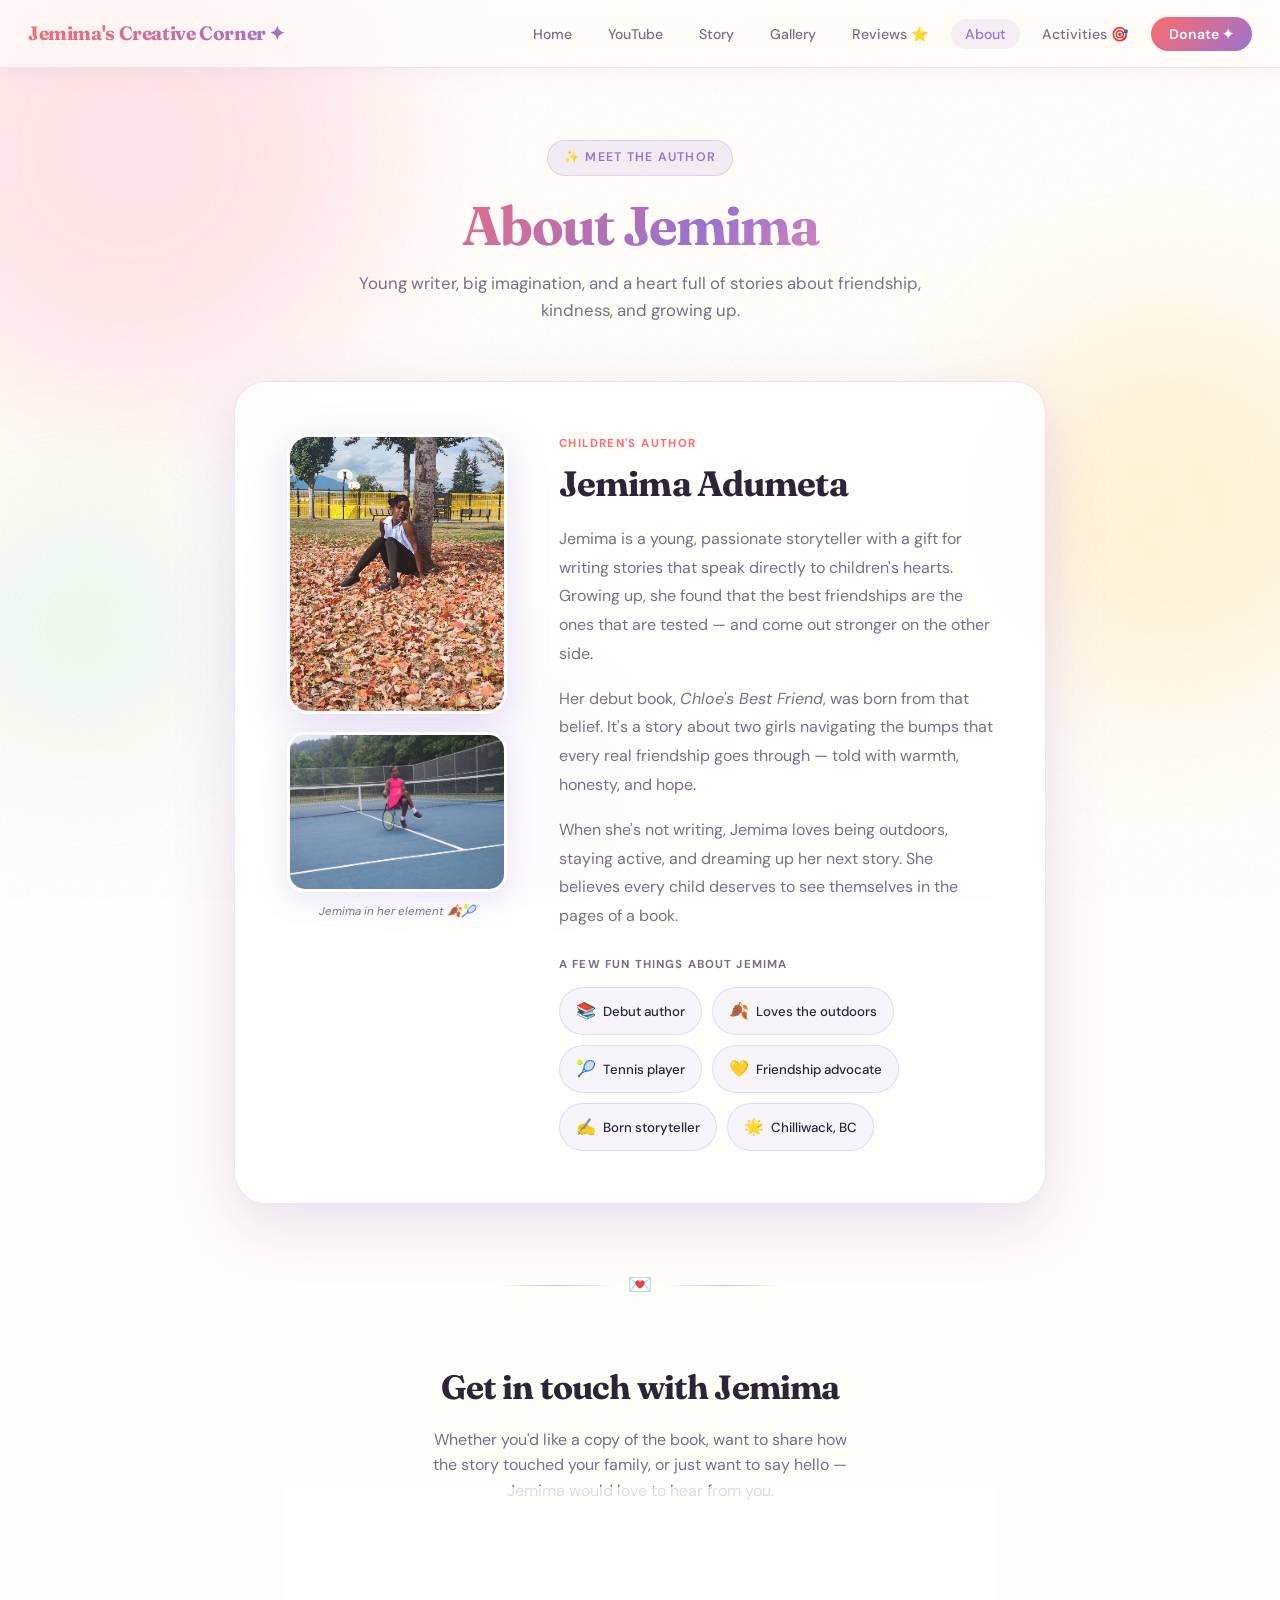
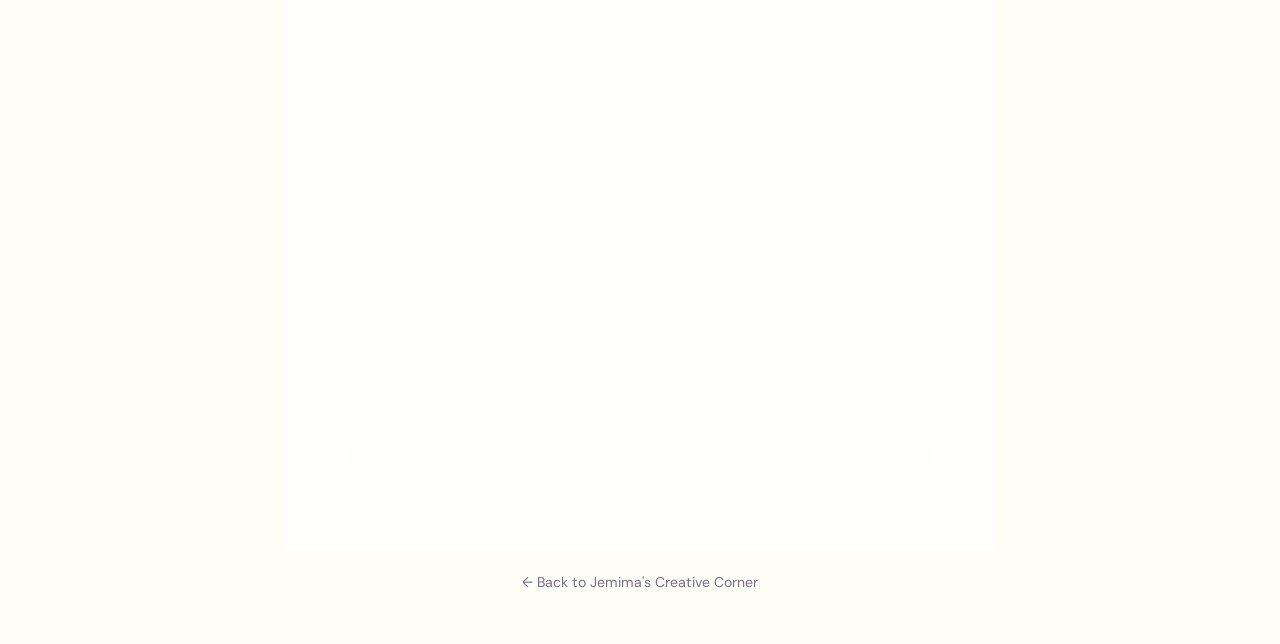
<file: about.html>
<!DOCTYPE html>
<html lang="en">
<head>
<meta charset="UTF-8">
<meta name="viewport" content="width=device-width, initial-scale=1.0">
<title>Meet Jemima – Jemima's Creative Corner</title>
<meta name="description" content="Meet Jemima Adumeta, the young author behind Chloe's Best Friend — a heartwarming children's book about friendship and kindness.">
<link rel="preconnect" href="https://fonts.googleapis.com">
<link rel="preconnect" href="https://fonts.gstatic.com" crossorigin>
<link href="https://fonts.googleapis.com/css2?family=Fraunces:ital,opsz,wght@0,9..144,300;0,9..144,400;0,9..144,600;0,9..144,700;1,9..144,400;1,9..144,600&family=DM+Sans:ital,wght@0,300;0,400;0,500;0,600;1,400&display=swap" rel="stylesheet">
<style>
  :root {
    --coral:#ff6b6b; --gold:#ffd166; --mint:#a8edca; --lavender:#c9b8ff;
    --purple:#9b72cf; --pink:#ff8fab;
    --bg:#fffdf8; --surface:rgba(255,255,255,0.75);
    --text:#2d2438; --muted:#7a6e8a; --border:rgba(155,114,207,0.18);
    --grad-btn:linear-gradient(135deg,var(--coral),var(--purple));
    --r-pill:100px; --shadow-lg:0 20px 60px rgba(155,114,207,0.22);
  }
  *,*::before,*::after{box-sizing:border-box;margin:0;padding:0}
  html{scroll-behavior:smooth}
  body{font-family:'DM Sans',sans-serif;background:var(--bg);color:var(--text);line-height:1.75;overflow-x:hidden;min-height:100vh}
  body::before{content:'';position:fixed;inset:0;background-image:url("data:image/svg+xml,%3Csvg viewBox='0 0 256 256' xmlns='http://www.w3.org/2000/svg'%3E%3Cfilter id='noise'%3E%3CfeTurbulence type='fractalNoise' baseFrequency='0.9' numOctaves='4' stitchTiles='stitch'/%3E%3C/filter%3E%3Crect width='100%25' height='100%25' filter='url(%23noise)' opacity='0.035'/%3E%3C/svg%3E");pointer-events:none;z-index:0;opacity:.6}

  .blobs{position:fixed;inset:0;overflow:hidden;pointer-events:none;z-index:0}
  .blob{position:absolute;border-radius:50%;filter:blur(70px);opacity:.22;animation:drift 18s ease-in-out infinite alternate}
  .blob-1{width:500px;height:500px;background:var(--pink);top:-100px;left:-120px;animation-duration:22s}
  .blob-2{width:380px;height:380px;background:var(--gold);top:35%;right:-80px;animation-duration:17s;animation-delay:-5s}
  .blob-3{width:320px;height:320px;background:var(--lavender);bottom:-60px;left:25%;animation-duration:24s;animation-delay:-11s}
  .blob-4{width:260px;height:260px;background:var(--mint);top:55%;left:-50px;animation-duration:19s;animation-delay:-3s}
  @keyframes drift{from{transform:translate(0,0) scale(1)}to{transform:translate(40px,30px) scale(1.08)}}

  /* ── Nav ─────────────────────────────────────────────────────── */
  nav{position:fixed;top:0;left:0;right:0;z-index:100;padding:0 28px;height:68px;display:flex;align-items:center;justify-content:space-between;background:rgba(255,253,248,.75);backdrop-filter:blur(18px) saturate(1.4);-webkit-backdrop-filter:blur(18px) saturate(1.4);border-bottom:1px solid var(--border);box-shadow:0 2px 24px rgba(155,114,207,.08)}
  .nav-brand{font-family:'Fraunces',serif;font-size:1.2rem;font-weight:700;background:var(--grad-btn);-webkit-background-clip:text;-webkit-text-fill-color:transparent;background-clip:text;text-decoration:none;letter-spacing:-.02em}
  .nav-links{display:flex;align-items:center;gap:8px;list-style:none}
  .nav-links a{font-size:.88rem;font-weight:500;color:var(--muted);text-decoration:none;padding:6px 14px;border-radius:var(--r-pill);transition:all .2s}
  .nav-links a:hover,.nav-links a.active{color:var(--purple);background:rgba(155,114,207,.1)}
  .nav-links a.nav-donate{background:var(--grad-btn);color:white!important;font-weight:600;padding:8px 18px}
  .nav-links a.nav-donate:hover{opacity:.88;transform:translateY(-1px)}
  .nav-burger{display:none;flex-direction:column;gap:5px;background:none;border:none;cursor:pointer;padding:6px}
  .nav-burger span{display:block;width:22px;height:2px;background:var(--purple);border-radius:2px}
  .mobile-menu{display:none;position:fixed;top:68px;left:0;right:0;background:rgba(255,253,248,.96);backdrop-filter:blur(18px);-webkit-backdrop-filter:blur(18px);border-bottom:1px solid var(--border);z-index:99;padding:16px 24px 24px;flex-direction:column;gap:4px}
  .mobile-menu.open{display:flex}
  .mobile-menu a{font-size:1rem;font-weight:500;color:var(--muted);text-decoration:none;padding:10px 14px;border-radius:12px;transition:all .2s}
  .mobile-menu a:hover,.mobile-menu a.active{color:var(--purple);background:rgba(155,114,207,.1)}

  .page{position:relative;z-index:1;padding-top:68px}

  /* ── Hero ────────────────────────────────────────────────────── */
  .hero{text-align:center;padding:72px 24px 56px;max-width:640px;margin:0 auto}
  .hero-badge{display:inline-flex;align-items:center;gap:6px;font-size:.78rem;font-weight:600;letter-spacing:.1em;text-transform:uppercase;color:var(--purple);background:rgba(155,114,207,.12);border:1px solid rgba(155,114,207,.22);border-radius:var(--r-pill);padding:6px 16px;margin-bottom:20px;animation:fadeUp .5s ease both}
  .hero h1{font-family:'Fraunces',serif;font-size:clamp(2.2rem,5vw,3.4rem);font-weight:700;line-height:1.1;letter-spacing:-.03em;background:linear-gradient(135deg,#ff6b6b 0%,#9b72cf 60%,#ff8fab 100%);-webkit-background-clip:text;-webkit-text-fill-color:transparent;background-clip:text;margin-bottom:14px;animation:fadeUp .5s .1s ease both}
  .hero-sub{font-size:1.05rem;color:var(--muted);line-height:1.65;animation:fadeUp .5s .2s ease both}

  /* ── Author spotlight ────────────────────────────────────────── */
  .author-section{max-width:860px;margin:0 auto;padding:0 24px 64px}

  .author-card{background:var(--surface);backdrop-filter:blur(20px);-webkit-backdrop-filter:blur(20px);border:1px solid var(--border);border-radius:32px;padding:52px;box-shadow:var(--shadow-lg);display:grid;grid-template-columns:220px 1fr;gap:52px;align-items:start}

  /* Photo column */
  .photo-col{display:flex;flex-direction:column;gap:18px}
  .photo-main{width:220px;height:280px;border-radius:22px;object-fit:cover;object-position:top center;box-shadow:0 12px 40px rgba(155,114,207,.25);border:3px solid rgba(255,255,255,.8)}
  .photo-secondary{width:220px;height:160px;border-radius:18px;object-fit:cover;object-position:center top;box-shadow:0 8px 28px rgba(155,114,207,.18);border:3px solid rgba(255,255,255,.8)}
  .photo-caption{font-size:.72rem;color:var(--muted);text-align:center;font-style:italic;margin-top:-8px}

  /* Bio column */
  .bio-col{}
  .bio-eyebrow{font-size:.72rem;font-weight:700;letter-spacing:.12em;text-transform:uppercase;color:var(--coral);margin-bottom:10px}
  .bio-name{font-family:'Fraunces',serif;font-size:clamp(1.6rem,3.5vw,2.2rem);font-weight:700;letter-spacing:-.025em;line-height:1.15;color:var(--text);margin-bottom:20px}
  .bio-text{font-size:1rem;color:var(--muted);line-height:1.8;margin-bottom:16px}

  /* Fun facts chips */
  .facts-label{font-size:.72rem;font-weight:700;letter-spacing:.1em;text-transform:uppercase;color:var(--muted);margin:24px 0 12px}
  .facts-grid{display:flex;flex-wrap:wrap;gap:10px}
  .fact-chip{display:inline-flex;align-items:center;gap:7px;padding:9px 16px;background:rgba(155,114,207,.08);border:1px solid rgba(155,114,207,.2);border-radius:var(--r-pill);font-size:.83rem;font-weight:500;color:var(--text)}
  .fact-chip .fc-icon{font-size:1rem}

  /* ── Divider ─────────────────────────────────────────────────── */
  .divider{display:flex;align-items:center;gap:14px;margin:0 auto 56px;max-width:280px}
  .divider-line{flex:1;height:1px;background:linear-gradient(90deg,transparent,var(--lavender),transparent)}
  .divider-icon{font-size:1.2rem}

  /* ── Contact form ────────────────────────────────────────────── */
  .contact-section{max-width:640px;margin:0 auto;padding:0 24px 88px;text-align:center}
  .contact-heading{font-family:'Fraunces',serif;font-size:clamp(1.5rem,3.5vw,2.1rem);font-weight:700;letter-spacing:-.025em;color:var(--text);margin-bottom:10px}
  .contact-sub{font-size:1rem;color:var(--muted);max-width:420px;margin:0 auto 36px;line-height:1.6}

  .contact-form{background:var(--surface);backdrop-filter:blur(16px);-webkit-backdrop-filter:blur(16px);border:1px solid var(--border);border-radius:24px;padding:40px;box-shadow:0 8px 40px rgba(155,114,207,.12);text-align:left}
  .form-row{margin-bottom:18px}
  .form-row label{display:block;font-size:.75rem;font-weight:700;letter-spacing:.08em;text-transform:uppercase;color:var(--muted);margin-bottom:7px}
  .form-row input,
  .form-row textarea,
  .form-row select{
    width:100%;padding:13px 18px;
    border:1.5px solid var(--border);border-radius:14px;
    background:rgba(255,255,255,.88);font-family:'DM Sans',sans-serif;
    font-size:.95rem;color:var(--text);outline:none;
    transition:border-color .2s,box-shadow .2s;
  }
  .form-row textarea{resize:vertical;min-height:120px}
  .form-row input:focus,.form-row textarea:focus,.form-row select:focus{border-color:var(--purple);box-shadow:0 0 0 3px rgba(155,114,207,.15)}
  .form-row input::placeholder,.form-row textarea::placeholder{color:var(--muted)}
  .form-two-col{display:grid;grid-template-columns:1fr 1fr;gap:16px}
  .form-submit{width:100%;padding:15px;background:var(--grad-btn);color:white;font-family:'DM Sans',sans-serif;font-weight:700;font-size:1rem;border:none;border-radius:var(--r-pill);cursor:pointer;transition:transform .2s,box-shadow .2s;box-shadow:0 6px 24px rgba(155,114,207,.3);margin-top:8px}
  .form-submit:hover{transform:translateY(-2px);box-shadow:0 10px 32px rgba(155,114,207,.4)}
  .form-submit:active{transform:translateY(0)}
  .form-privacy{font-size:.75rem;color:var(--muted);text-align:center;margin-top:14px}

  /* Toast */
  .toast{position:fixed;bottom:28px;left:50%;transform:translateX(-50%) translateY(80px);background:#2d2438;color:white;padding:14px 26px;border-radius:var(--r-pill);font-size:.9rem;font-weight:500;display:flex;align-items:center;gap:10px;box-shadow:0 8px 32px rgba(45,36,56,.3);z-index:200;transition:transform .4s cubic-bezier(.34,1.56,.64,1),opacity .3s;opacity:0;pointer-events:none;white-space:nowrap}
  .toast.show{transform:translateX(-50%) translateY(0);opacity:1}

  .back-row{text-align:center;padding:0 24px 48px}
  .back-link{display:inline-flex;align-items:center;gap:6px;color:var(--muted);font-size:.88rem;text-decoration:none;transition:color .2s}
  .back-link:hover{color:var(--purple)}

  @keyframes fadeUp{from{opacity:0;transform:translateY(24px)}to{opacity:1;transform:translateY(0)}}
  .reveal{opacity:0;transform:translateY(28px);transition:opacity .6s ease,transform .6s ease}
  .reveal.visible{opacity:1;transform:none}

  @media(max-width:700px){
    .nav-links{display:none}
    .nav-burger{display:flex}
    .author-card{grid-template-columns:1fr;padding:32px 24px;gap:28px}
    .photo-col{flex-direction:row;flex-wrap:wrap;justify-content:center}
    .photo-main{width:160px;height:210px}
    .photo-secondary{width:140px;height:140px}
    .form-two-col{grid-template-columns:1fr}
    .contact-form{padding:28px 22px}
  }
</style>
</head>
<body>

<div class="blobs">
  <div class="blob blob-1"></div><div class="blob blob-2"></div>
  <div class="blob blob-3"></div><div class="blob blob-4"></div>
</div>

<nav>
  <a class="nav-brand" href="index.html">Jemima's Creative Corner ✦</a>
  <ul class="nav-links">
    <li><a href="index.html">Home</a></li>
    <li><a href="youtube.html">YouTube</a></li>
    <li><a href="story.html">Story</a></li>
    <li><a href="gallery.html">Gallery</a></li>
    <li><a href="reviews.html">Reviews ⭐</a></li>
    <li><a href="about.html" class="active">About</a></li>
    <li><a href="activities.html">Activities 🎯</a></li>
    <li><a href="donate.html" class="nav-donate">Donate ✦</a></li>
  </ul>
  <button class="nav-burger" id="navBurger" aria-label="Open menu" onclick="toggleMobileMenu()">
    <span></span><span></span><span></span>
  </button>
</nav>

<div class="mobile-menu" id="mobileMenu">
  <a href="index.html" onclick="closeMobileMenu()">Home</a>
  <a href="youtube.html" onclick="closeMobileMenu()">YouTube</a>
  <a href="story.html" onclick="closeMobileMenu()">Story</a>
  <a href="gallery.html" onclick="closeMobileMenu()">Gallery</a>
  <a href="reviews.html" onclick="closeMobileMenu()">Reviews ⭐</a>
  <a href="about.html" class="active" onclick="closeMobileMenu()">About</a>
  <a href="activities.html" onclick="closeMobileMenu()">Activities 🎯</a>
  <a href="donate.html" onclick="closeMobileMenu()">Donate ✦</a>
</div>

<div class="page">

  <!-- Hero -->
  <header class="hero">
    <div class="hero-badge">✨ Meet the Author</div>
    <h1>About Jemima</h1>
    <p class="hero-sub">Young writer, big imagination, and a heart full of stories about friendship, kindness, and growing up.</p>
  </header>

  <!-- Author card -->
  <section class="author-section reveal">
    <div class="author-card">

      <!-- Photos -->
      <div class="photo-col">
        <img class="photo-main" src="jemima-autumn.jpg" alt="Jemima Adumeta sitting among autumn leaves in a park">
        <img class="photo-secondary" src="jemima-tennis.jpg" alt="Jemima Adumeta on a tennis court in a pink dress">
        <p class="photo-caption">Jemima in her element 🍂🎾</p>
      </div>

      <!-- Bio -->
      <div class="bio-col">
        <p class="bio-eyebrow">Children's Author</p>
        <h2 class="bio-name">Jemima Adumeta</h2>

        <p class="bio-text">
          Jemima is a young, passionate storyteller with a gift for writing stories that speak directly to children's hearts. Growing up, she found that the best friendships are the ones that are tested — and come out stronger on the other side.
        </p>
        <p class="bio-text">
          Her debut book, <em>Chloe's Best Friend</em>, was born from that belief. It's a story about two girls navigating the bumps that every real friendship goes through — told with warmth, honesty, and hope.
        </p>
        <p class="bio-text">
          When she's not writing, Jemima loves being outdoors, staying active, and dreaming up her next story. She believes every child deserves to see themselves in the pages of a book.
        </p>

        <p class="facts-label">A few fun things about Jemima</p>
        <div class="facts-grid">
          <span class="fact-chip"><span class="fc-icon">📚</span> Debut author</span>
          <span class="fact-chip"><span class="fc-icon">🍂</span> Loves the outdoors</span>
          <span class="fact-chip"><span class="fc-icon">🎾</span> Tennis player</span>
          <span class="fact-chip"><span class="fc-icon">💛</span> Friendship advocate</span>
          <span class="fact-chip"><span class="fc-icon">✍️</span> Born storyteller</span>
          <span class="fact-chip"><span class="fc-icon">🌟</span> Chilliwack, BC</span>
        </div>
      </div>

    </div>
  </section>

  <!-- Contact form -->
  <div class="divider reveal"><div class="divider-line"></div><div class="divider-icon">💌</div><div class="divider-line"></div></div>

  <section class="contact-section reveal">
    <h2 class="contact-heading">Get in touch with Jemima</h2>
    <p class="contact-sub">Whether you'd like a copy of the book, want to share how the story touched your family, or just want to say hello — Jemima would love to hear from you.</p>

    <div class="contact-form">
      <div class="form-two-col">
        <div class="form-row">
          <label for="cf-name">Your name</label>
          <input type="text" id="cf-name" placeholder="e.g. Sarah Johnson" autocomplete="name">
        </div>
        <div class="form-row">
          <label for="cf-email">Email address</label>
          <input type="email" id="cf-email" placeholder="you@email.com" autocomplete="email">
        </div>
      </div>
      <div class="form-row">
        <label for="cf-reason">What's this about?</label>
        <select id="cf-reason">
          <option value="" disabled selected>Choose a topic…</option>
          <option value="book">I'd like a copy of the book</option>
          <option value="feedback">I want to share my thoughts on the story</option>
          <option value="school">School / library enquiry</option>
          <option value="media">Media or interview request</option>
          <option value="other">Something else</option>
        </select>
      </div>
      <div class="form-row">
        <label for="cf-message">Your message</label>
        <textarea id="cf-message" placeholder="Write your message here…"></textarea>
      </div>
      <button class="form-submit" onclick="submitContact()">✉️ Send Message</button>
      <p class="form-privacy">Your details stay private. Jemima reads every message. 💛</p>
    </div>
  </section>

  <div class="back-row">
    <a class="back-link" href="index.html">← Back to Jemima's Creative Corner</a>
  </div>

</div>

<div class="toast" id="toast" role="status" aria-live="polite">💌 Message sent! Jemima will be in touch soon.</div>

<script>
  function toggleMobileMenu(){document.getElementById('mobileMenu').classList.toggle('open')}
  function closeMobileMenu(){document.getElementById('mobileMenu').classList.remove('open')}
  document.addEventListener('click',function(e){
    const m=document.getElementById('mobileMenu'),b=document.getElementById('navBurger');
    if(m.classList.contains('open')&&!m.contains(e.target)&&!b.contains(e.target))m.classList.remove('open');
  });

  const obs=new IntersectionObserver(entries=>entries.forEach(e=>{
    if(e.isIntersecting){e.target.classList.add('visible');obs.unobserve(e.target)}
  }),{threshold:.1});
  document.querySelectorAll('.reveal').forEach(el=>obs.observe(el));

  function submitContact(){
    const name=document.getElementById('cf-name').value.trim();
    const email=document.getElementById('cf-email').value.trim();
    const reason=document.getElementById('cf-reason').value;
    const msg=document.getElementById('cf-message').value.trim();
    if(!email){alert('Please enter your email address.');return}
    if(!msg){alert('Please write a message.');return}
    const reasonLabels={
      book:'Book Request','feedback':'Story Feedback',
      school:'School / Library Enquiry',media:'Media Request',other:'General Enquiry'
    };
    const subject=encodeURIComponent((reasonLabels[reason]||'Message')+' – Jemima\'s Creative Corner');
    const body=encodeURIComponent(
      'Name: '+(name||'Not provided')+
      '\nEmail: '+email+
      '\nTopic: '+(reasonLabels[reason]||'General')+
      '\n\n'+msg
    );
    window.location.href='mailto:jemimaadumeta@gmail.com?subject='+subject+'&body='+body;
    const toast=document.getElementById('toast');
    toast.classList.add('show');
    setTimeout(()=>toast.classList.remove('show'),4500);
  }
</script>
</body>
</html>
</file>
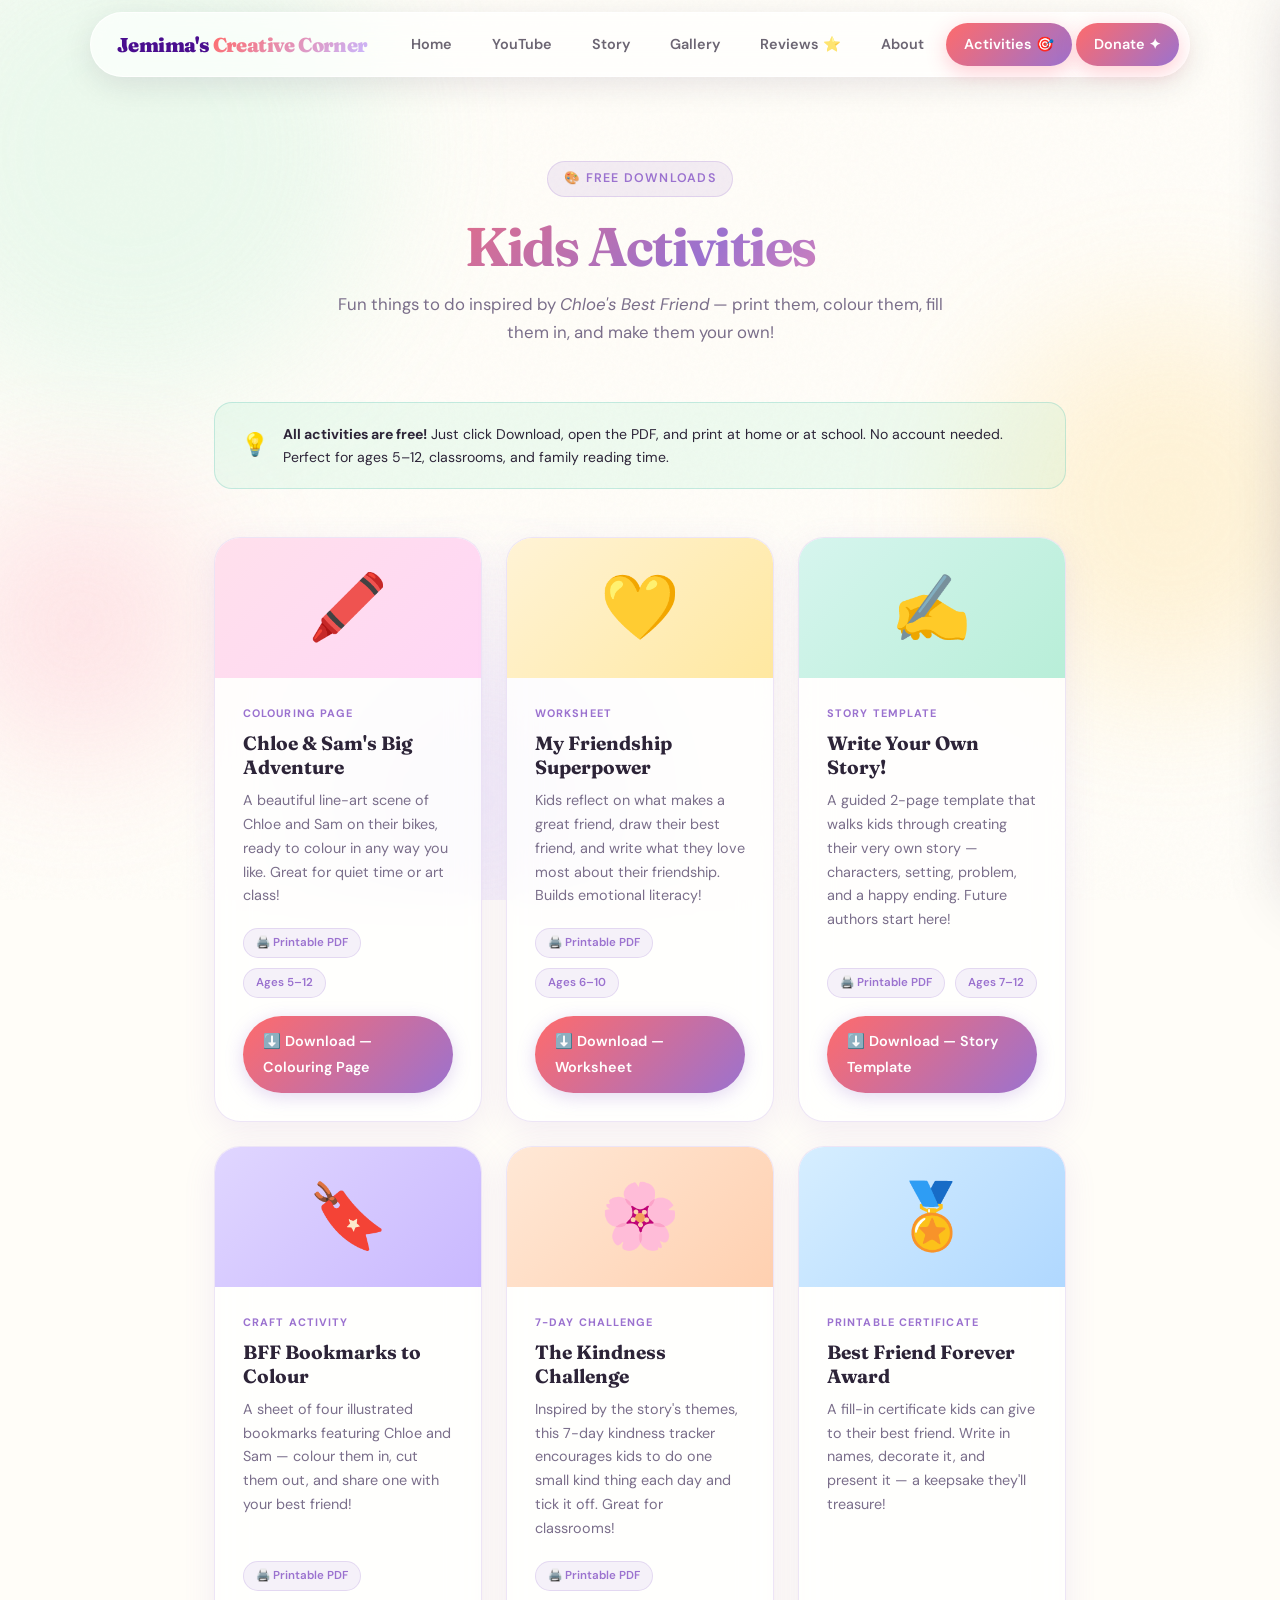
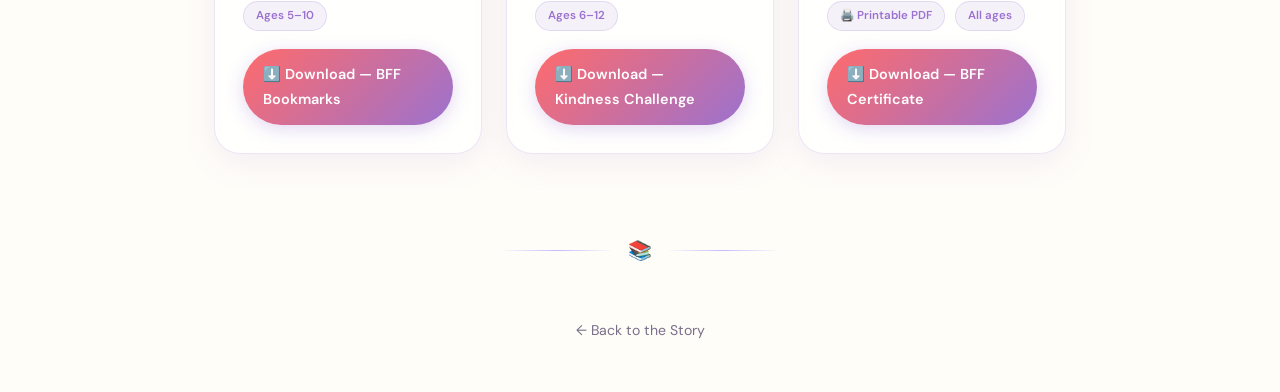
<file: activities.html>
<!DOCTYPE html>
<html lang="en">
<head>
<meta charset="UTF-8">
<meta name="viewport" content="width=device-width, initial-scale=1.0">
<title>Kids Activities – Jemima's Creative Corner</title>
<meta name="description" content="Free kids activities inspired by Chloe's Best Friend — colouring pages, friendship worksheets, and a write-your-own-story template.">
<link rel="preconnect" href="https://fonts.googleapis.com">
<link rel="preconnect" href="https://fonts.gstatic.com" crossorigin>
<link href="https://fonts.googleapis.com/css2?family=Fraunces:ital,opsz,wght@0,9..144,300;0,9..144,400;0,9..144,600;0,9..144,700;1,9..144,400;1,9..144,600&family=DM+Sans:ital,wght@0,300;0,400;0,500;0,600;1,400&display=swap" rel="stylesheet">
<style>
  :root {
    --coral:#ff6b6b; --gold:#ffd166; --mint:#a8edca; --lavender:#c9b8ff;
    --purple:#9b72cf; --purple-deep:#4a0e8f; --pink:#ff8fab; --teal:#5ec4b6;
    --bg:#fffdf8; --surface:rgba(255,255,255,0.75);
    --text:#2d2438; --muted:#7a6e8a; --border:rgba(155,114,207,0.18);
    --grad-btn:linear-gradient(135deg,var(--coral),var(--purple));
    --r-pill:100px; --shadow-lg:0 20px 60px rgba(155,114,207,0.22);
    --ease-bounce:cubic-bezier(.34,1.56,.64,1);
    --ease-out:cubic-bezier(.22,1,.36,1);
  }
  *,*::before,*::after{box-sizing:border-box;margin:0;padding:0}
  html{scroll-behavior:smooth}
  body{font-family:'DM Sans',sans-serif;background:var(--bg);color:var(--text);line-height:1.75;overflow-x:hidden;min-height:100vh;-webkit-font-smoothing:antialiased}
  a{text-decoration:none;color:inherit}
  body::before{content:'';position:fixed;inset:0;background-image:url("data:image/svg+xml,%3Csvg viewBox='0 0 256 256' xmlns='http://www.w3.org/2000/svg'%3E%3Cfilter id='noise'%3E%3CfeTurbulence type='fractalNoise' baseFrequency='0.9' numOctaves='4' stitchTiles='stitch'/%3E%3C/filter%3E%3Crect width='100%25' height='100%25' filter='url(%23noise)' opacity='0.035'/%3E%3C/svg%3E");pointer-events:none;z-index:0;opacity:.6}

  .blobs{position:fixed;inset:0;overflow:hidden;pointer-events:none;z-index:0}
  .blob{position:absolute;border-radius:50%;filter:blur(70px);opacity:.22;animation:drift 18s ease-in-out infinite alternate}
  .blob-1{width:500px;height:500px;background:var(--mint);top:-100px;left:-120px;animation-duration:22s}
  .blob-2{width:380px;height:380px;background:var(--gold);top:35%;right:-80px;animation-duration:17s;animation-delay:-5s}
  .blob-3{width:320px;height:320px;background:var(--lavender);bottom:-60px;left:25%;animation-duration:24s;animation-delay:-11s}
  .blob-4{width:260px;height:260px;background:var(--pink);top:55%;left:-50px;animation-duration:19s;animation-delay:-3s}
  @keyframes drift{from{transform:translate(0,0) scale(1)}to{transform:translate(40px,30px) scale(1.08)}}

  /* ── HEADER (pill style matching home) ───────────── */
  .site-header{position:sticky;top:0;z-index:200}

  .header-inner{
    margin:12px auto;
    width:min(1100px,92%);
    background:rgba(255,255,255,.72);
    backdrop-filter:blur(24px) saturate(180%);
    -webkit-backdrop-filter:blur(24px) saturate(180%);
    border:1px solid rgba(255,255,255,.8);
    border-radius:999px;
    padding:10px 10px 10px 26px;
    display:flex;
    justify-content:space-between;
    align-items:center;
    box-shadow:0 8px 32px rgba(26,10,46,.10);
    gap:16px;
  }

  .logo{
    font-family:'Fraunces',serif;
    font-weight:900;font-size:1.25rem;
    color:var(--purple-deep);letter-spacing:-.03em;
    white-space:nowrap;flex-shrink:0;
  }
  .logo span{
    background:linear-gradient(135deg,var(--coral),var(--lavender));
    -webkit-background-clip:text;-webkit-text-fill-color:transparent;
    background-clip:text;
  }

  .desktop-nav{display:flex;align-items:center;gap:4px;flex-wrap:wrap}
  .desktop-nav a{
    font-size:.9rem;font-weight:600;color:var(--text);
    padding:9px 18px;border-radius:999px;
    transition:background .2s,color .2s;opacity:.7;
  }
  .desktop-nav a:hover{background:rgba(155,114,207,.08);color:var(--purple);opacity:1}

  .nav-active{
    background:linear-gradient(135deg,var(--coral),var(--purple))!important;
    color:white!important;opacity:1!important;
    box-shadow:0 6px 20px rgba(255,77,109,.28);
  }
  .nav-donate{
    background:linear-gradient(135deg,var(--coral),var(--purple));
    color:white!important;opacity:1!important;
    box-shadow:0 6px 20px rgba(255,77,109,.28);
  }

  .hamburger{
    display:none;flex-direction:column;gap:5px;
    background:none;border:none;cursor:pointer;
    padding:8px;border-radius:12px;transition:background .2s;
  }
  .hamburger:hover{background:rgba(155,114,207,.08)}
  .hamburger span{
    display:block;width:22px;height:2px;
    background:var(--text);border-radius:999px;
    transition:transform .3s var(--ease-out),opacity .3s,width .3s;
  }
  .hamburger.open span:nth-child(1){transform:translateY(7px) rotate(45deg)}
  .hamburger.open span:nth-child(2){opacity:0;width:0}
  .hamburger.open span:nth-child(3){transform:translateY(-7px) rotate(-45deg)}

  .mobile-drawer{
    position:fixed;top:0;right:0;bottom:0;
    width:min(320px,85vw);background:white;
    z-index:300;transform:translateX(110%);
    transition:transform .4s var(--ease-out);
    box-shadow:-20px 0 60px rgba(26,10,46,.18);
    display:flex;flex-direction:column;
    padding:80px 28px 40px;gap:8px;overflow-y:auto;
  }
  .mobile-drawer.open{transform:translateX(0)}

  .drawer-overlay{
    position:fixed;inset:0;background:rgba(26,10,46,.4);
    backdrop-filter:blur(4px);z-index:299;
    opacity:0;pointer-events:none;transition:opacity .3s;
  }
  .drawer-overlay.open{opacity:1;pointer-events:all}

  .drawer-close{
    position:absolute;top:20px;right:20px;
    width:38px;height:38px;border-radius:50%;border:none;
    background:var(--bg);cursor:pointer;font-size:1rem;
    display:flex;align-items:center;justify-content:center;
    transition:background .2s,transform .2s;
  }
  .drawer-close:hover{background:#ffe4ef;transform:scale(1.1)}

  .drawer-logo{
    font-family:'Fraunces',serif;font-weight:900;font-size:1.1rem;
    color:var(--purple-deep);letter-spacing:-.03em;margin-bottom:20px;
  }
  .drawer-logo span{
    background:linear-gradient(135deg,var(--coral),var(--lavender));
    -webkit-background-clip:text;-webkit-text-fill-color:transparent;
    background-clip:text;
  }
  .mobile-drawer a{
    display:flex;align-items:center;gap:12px;
    font-size:1.05rem;font-weight:600;color:var(--text);
    padding:14px 16px;border-radius:16px;transition:background .2s,color .2s;
  }
  .mobile-drawer a:hover{background:rgba(155,114,207,.07);color:var(--purple)}
  .mobile-drawer .nav-active{background:linear-gradient(135deg,var(--coral),var(--purple));color:white}
  .mobile-drawer .nav-active:hover{color:white}
  .drawer-link-icon{font-size:1.1rem;width:24px;text-align:center}
  .drawer-donate{
    margin-top:12px;
    background:linear-gradient(135deg,var(--coral),var(--purple))!important;
    color:white!important;box-shadow:0 10px 26px rgba(255,77,109,.28);
  }

  /* ── Page ────────────────────────────────────────── */
  .page{position:relative;z-index:1}

  .hero{text-align:center;padding:72px 24px 56px;max-width:680px;margin:0 auto}
  .hero-badge{display:inline-flex;align-items:center;gap:6px;font-size:.78rem;font-weight:600;letter-spacing:.1em;text-transform:uppercase;color:var(--purple);background:rgba(155,114,207,.12);border:1px solid rgba(155,114,207,.22);border-radius:var(--r-pill);padding:6px 16px;margin-bottom:20px;animation:fadeUp .5s ease both}
  .hero h1{font-family:'Fraunces',serif;font-size:clamp(2.2rem,5vw,3.4rem);font-weight:700;line-height:1.1;letter-spacing:-.03em;background:linear-gradient(135deg,#ff6b6b 0%,#9b72cf 60%,#ff8fab 100%);-webkit-background-clip:text;-webkit-text-fill-color:transparent;background-clip:text;margin-bottom:14px;animation:fadeUp .5s .1s ease both}
  .hero-sub{font-size:1.05rem;color:var(--muted);line-height:1.65;animation:fadeUp .5s .2s ease both}

  .activities-section{max-width:900px;margin:0 auto;padding:0 24px 80px}
  .activities-grid{display:grid;grid-template-columns:repeat(auto-fit,minmax(260px,1fr));gap:24px}

  .activity-card{background:var(--surface);backdrop-filter:blur(16px);-webkit-backdrop-filter:blur(16px);border:1px solid var(--border);border-radius:26px;overflow:hidden;box-shadow:0 8px 32px rgba(155,114,207,.12);transition:transform .25s,box-shadow .25s;display:flex;flex-direction:column}
  .activity-card:hover{transform:translateY(-4px);box-shadow:0 16px 48px rgba(155,114,207,.2)}

  .activity-banner{height:140px;display:flex;align-items:center;justify-content:center;font-size:4rem;position:relative;overflow:hidden}
  .banner-colour .activity-banner{background:linear-gradient(135deg,#ffe0ec,#ffd6f5)}
  .banner-friendship .activity-banner{background:linear-gradient(135deg,#fff3d6,#ffe8a0)}
  .banner-write .activity-banner{background:linear-gradient(135deg,#d6f5ee,#b8eed8)}
  .banner-bookmarks .activity-banner{background:linear-gradient(135deg,#e0d6ff,#c9b8ff)}
  .banner-kindness .activity-banner{background:linear-gradient(135deg,#ffe8d6,#ffd0b0)}
  .banner-certificate .activity-banner{background:linear-gradient(135deg,#d6eeff,#b0d8ff)}

  .activity-body{padding:26px 28px 28px;flex:1;display:flex;flex-direction:column}
  .activity-tag{font-size:.68rem;font-weight:700;letter-spacing:.1em;text-transform:uppercase;color:var(--purple);margin-bottom:8px}
  .activity-title{font-family:'Fraunces',serif;font-size:1.2rem;font-weight:700;color:var(--text);margin-bottom:10px;line-height:1.25}
  .activity-desc{font-size:.9rem;color:var(--muted);line-height:1.65;flex:1;margin-bottom:20px}

  .activity-meta{display:flex;align-items:center;gap:10px;margin-bottom:18px;flex-wrap:wrap}
  .meta-pill{font-size:.72rem;font-weight:600;padding:4px 12px;border-radius:var(--r-pill);background:rgba(155,114,207,.1);color:var(--purple);border:1px solid rgba(155,114,207,.2)}

  .btn-download{display:inline-flex;align-items:center;justify-content:center;gap:8px;width:100%;padding:13px 20px;background:var(--grad-btn);color:white;font-family:'DM Sans',sans-serif;font-weight:600;font-size:.9rem;border:none;border-radius:var(--r-pill);cursor:pointer;text-decoration:none;transition:transform .2s,box-shadow .2s;box-shadow:0 4px 18px rgba(155,114,207,.28)}
  .btn-download:hover{transform:translateY(-2px);box-shadow:0 8px 28px rgba(155,114,207,.38)}
  .btn-download:active{transform:translateY(0)}

  .note-banner{max-width:900px;margin:0 auto 48px;padding:0 24px}
  .note-inner{background:rgba(168,237,202,.2);border:1px solid rgba(94,196,182,.3);border-radius:18px;padding:20px 26px;display:flex;align-items:flex-start;gap:14px}
  .note-icon{font-size:1.4rem;flex-shrink:0;margin-top:2px}
  .note-text{font-size:.88rem;color:var(--text);line-height:1.6}
  .note-text strong{font-weight:700}

  .divider{display:flex;align-items:center;gap:14px;margin:0 auto 48px;max-width:280px}
  .divider-line{flex:1;height:1px;background:linear-gradient(90deg,transparent,var(--lavender),transparent)}
  .divider-icon{font-size:1.2rem}

  .back-row{text-align:center;padding:0 24px 48px}
  .back-link{display:inline-flex;align-items:center;gap:6px;color:var(--muted);font-size:.88rem;text-decoration:none;transition:color .2s}
  .back-link:hover{color:var(--purple)}

  @keyframes fadeUp{from{opacity:0;transform:translateY(24px)}to{opacity:1;transform:translateY(0)}}
  .reveal{opacity:0;transform:translateY(28px);transition:opacity .6s ease,transform .6s ease}
  .reveal.visible{opacity:1;transform:none}

  @media(max-width:640px){
    .desktop-nav{display:none}
    .hamburger{display:flex}
    .header-inner{border-radius:20px;padding:12px 12px 12px 20px}
    .activities-grid{grid-template-columns:1fr}
  }
</style>
</head>
<body>

<div class="blobs">
  <div class="blob blob-1"></div><div class="blob blob-2"></div>
  <div class="blob blob-3"></div><div class="blob blob-4"></div>
</div>

<!-- MOBILE DRAWER OVERLAY -->
<div class="drawer-overlay" id="drawerOverlay" onclick="closeDrawer()"></div>

<!-- MOBILE DRAWER -->
<div class="mobile-drawer" id="mobileDrawer">
  <button class="drawer-close" onclick="closeDrawer()">✕</button>
  <div class="drawer-logo">Jemima's <span>Creative Corner</span></div>
  <a href="index.html"><span class="drawer-link-icon">🏠</span> Home</a>
  <a href="youtube.html"><span class="drawer-link-icon">▶️</span> YouTube</a>
  <a href="story.html"><span class="drawer-link-icon">📖</span> Story</a>
  <a href="gallery.html"><span class="drawer-link-icon">🎨</span> Gallery</a>
  <a href="reviews.html"><span class="drawer-link-icon">⭐</span> Reviews</a>
  <a href="about.html"><span class="drawer-link-icon">👩‍🎨</span> About</a>
  <a href="activities.html" class="nav-active"><span class="drawer-link-icon">🎯</span> Activities</a>
  <a href="donate.html" class="drawer-donate"><span class="drawer-link-icon">💛</span> Donate ✦</a>
</div>

<!-- HEADER -->
<header class="site-header">
  <div class="header-inner">
    <div class="logo">Jemima's <span>Creative Corner</span></div>
    <nav class="desktop-nav">
      <a href="index.html">Home</a>
      <a href="youtube.html">YouTube</a>
      <a href="story.html">Story</a>
      <a href="gallery.html">Gallery</a>
      <a href="reviews.html">Reviews ⭐</a>
      <a href="about.html">About</a>
      <a href="activities.html" class="nav-active">Activities 🎯</a>
      <a href="donate.html" class="nav-donate">Donate ✦</a>
    </nav>
    <button class="hamburger" id="hamburger" onclick="toggleDrawer()" aria-label="Open menu">
      <span></span><span></span><span></span>
    </button>
  </div>
</header>

<div class="page">

  <!-- Hero -->
  <header class="hero">
    <div class="hero-badge">🎨 Free Downloads</div>
    <h1>Kids Activities</h1>
    <p class="hero-sub">Fun things to do inspired by <em>Chloe's Best Friend</em> — print them, colour them, fill them in, and make them your own!</p>
  </header>

  <!-- Note -->
  <div class="note-banner reveal">
    <div class="note-inner">
      <span class="note-icon">💡</span>
      <p class="note-text"><strong>All activities are free!</strong> Just click Download, open the PDF, and print at home or at school. No account needed. Perfect for ages 5–12, classrooms, and family reading time.</p>
    </div>
  </div>

  <!-- Activity cards -->
  <section class="activities-section">
    <div class="activities-grid">

      <!-- 1. Colouring page -->
      <div class="activity-card banner-colour reveal">
        <div class="activity-banner">🖍️</div>
        <div class="activity-body">
          <p class="activity-tag">Colouring Page</p>
          <h2 class="activity-title">Chloe &amp; Sam's Big Adventure</h2>
          <p class="activity-desc">A beautiful line-art scene of Chloe and Sam on their bikes, ready to colour in any way you like. Great for quiet time or art class!</p>
          <div class="activity-meta">
            <span class="meta-pill">🖨️ Printable PDF</span>
            <span class="meta-pill">Ages 5–12</span>
          </div>
          <a href="activities/activity-colouring-page.pdf" download class="btn-download">⬇️ Download — Colouring Page</a>
        </div>
      </div>

      <!-- 2. Friendship worksheet -->
      <div class="activity-card banner-friendship reveal">
        <div class="activity-banner">💛</div>
        <div class="activity-body">
          <p class="activity-tag">Worksheet</p>
          <h2 class="activity-title">My Friendship Superpower</h2>
          <p class="activity-desc">Kids reflect on what makes a great friend, draw their best friend, and write what they love most about their friendship. Builds emotional literacy!</p>
          <div class="activity-meta">
            <span class="meta-pill">🖨️ Printable PDF</span>
            <span class="meta-pill">Ages 6–10</span>
          </div>
          <a href="activities/activity-friendship-worksheet.pdf" download class="btn-download">⬇️ Download — Worksheet</a>
        </div>
      </div>

      <!-- 3. Write your own story -->
      <div class="activity-card banner-write reveal">
        <div class="activity-banner">✍️</div>
        <div class="activity-body">
          <p class="activity-tag">Story Template</p>
          <h2 class="activity-title">Write Your Own Story!</h2>
          <p class="activity-desc">A guided 2-page template that walks kids through creating their very own story — characters, setting, problem, and a happy ending. Future authors start here!</p>
          <div class="activity-meta">
            <span class="meta-pill">🖨️ Printable PDF</span>
            <span class="meta-pill">Ages 7–12</span>
          </div>
          <a href="activities/activity-write-your-story.pdf" download class="btn-download">⬇️ Download — Story Template</a>
        </div>
      </div>

      <!-- 4. Bookmarks -->
      <div class="activity-card banner-bookmarks reveal">
        <div class="activity-banner">🔖</div>
        <div class="activity-body">
          <p class="activity-tag">Craft Activity</p>
          <h2 class="activity-title">BFF Bookmarks to Colour</h2>
          <p class="activity-desc">A sheet of four illustrated bookmarks featuring Chloe and Sam — colour them in, cut them out, and share one with your best friend!</p>
          <div class="activity-meta">
            <span class="meta-pill">🖨️ Printable PDF</span>
            <span class="meta-pill">Ages 5–10</span>
          </div>
          <a href="activities/activity-bff-bookmarks.pdf" download class="btn-download">⬇️ Download — BFF Bookmarks</a>
        </div>
      </div>

      <!-- 5. Kindness challenge -->
      <div class="activity-card banner-kindness reveal">
        <div class="activity-banner">🌸</div>
        <div class="activity-body">
          <p class="activity-tag">7-Day Challenge</p>
          <h2 class="activity-title">The Kindness Challenge</h2>
          <p class="activity-desc">Inspired by the story's themes, this 7-day kindness tracker encourages kids to do one small kind thing each day and tick it off. Great for classrooms!</p>
          <div class="activity-meta">
            <span class="meta-pill">🖨️ Printable PDF</span>
            <span class="meta-pill">Ages 6–12</span>
          </div>
          <a href="activities/activity-kindness-challenge.pdf" download class="btn-download">⬇️ Download — Kindness Challenge</a>
        </div>
      </div>

      <!-- 6. Certificate -->
      <div class="activity-card banner-certificate reveal">
        <div class="activity-banner">🏅</div>
        <div class="activity-body">
          <p class="activity-tag">Printable Certificate</p>
          <h2 class="activity-title">Best Friend Forever Award</h2>
          <p class="activity-desc">A fill-in certificate kids can give to their best friend. Write in names, decorate it, and present it — a keepsake they'll treasure!</p>
          <div class="activity-meta">
            <span class="meta-pill">🖨️ Printable PDF</span>
            <span class="meta-pill">All ages</span>
          </div>
          <a href="activities/activity-bff-certificate.pdf" download class="btn-download">⬇️ Download — BFF Certificate</a>
        </div>
      </div>

    </div>
  </section>

  <div class="divider reveal"><div class="divider-line"></div><div class="divider-icon">📚</div><div class="divider-line"></div></div>

  <div class="back-row">
    <a class="back-link" href="story.html">← Back to the Story</a>
  </div>

</div>

<script>
  function toggleDrawer(){
    const open=document.getElementById('mobileDrawer').classList.toggle('open');
    document.getElementById('drawerOverlay').classList.toggle('open',open);
    document.getElementById('hamburger').classList.toggle('open',open);
    document.body.style.overflow=open?'hidden':'';
  }
  function closeDrawer(){
    document.getElementById('mobileDrawer').classList.remove('open');
    document.getElementById('drawerOverlay').classList.remove('open');
    document.getElementById('hamburger').classList.remove('open');
    document.body.style.overflow='';
  }
  document.addEventListener('keydown',e=>{if(e.key==='Escape')closeDrawer()});

  const obs=new IntersectionObserver(entries=>entries.forEach(e=>{
    if(e.isIntersecting){e.target.classList.add('visible');obs.unobserve(e.target)}
  }),{threshold:.08});
  document.querySelectorAll('.reveal').forEach(el=>obs.observe(el));
</script>
</body>
</html>
</file>
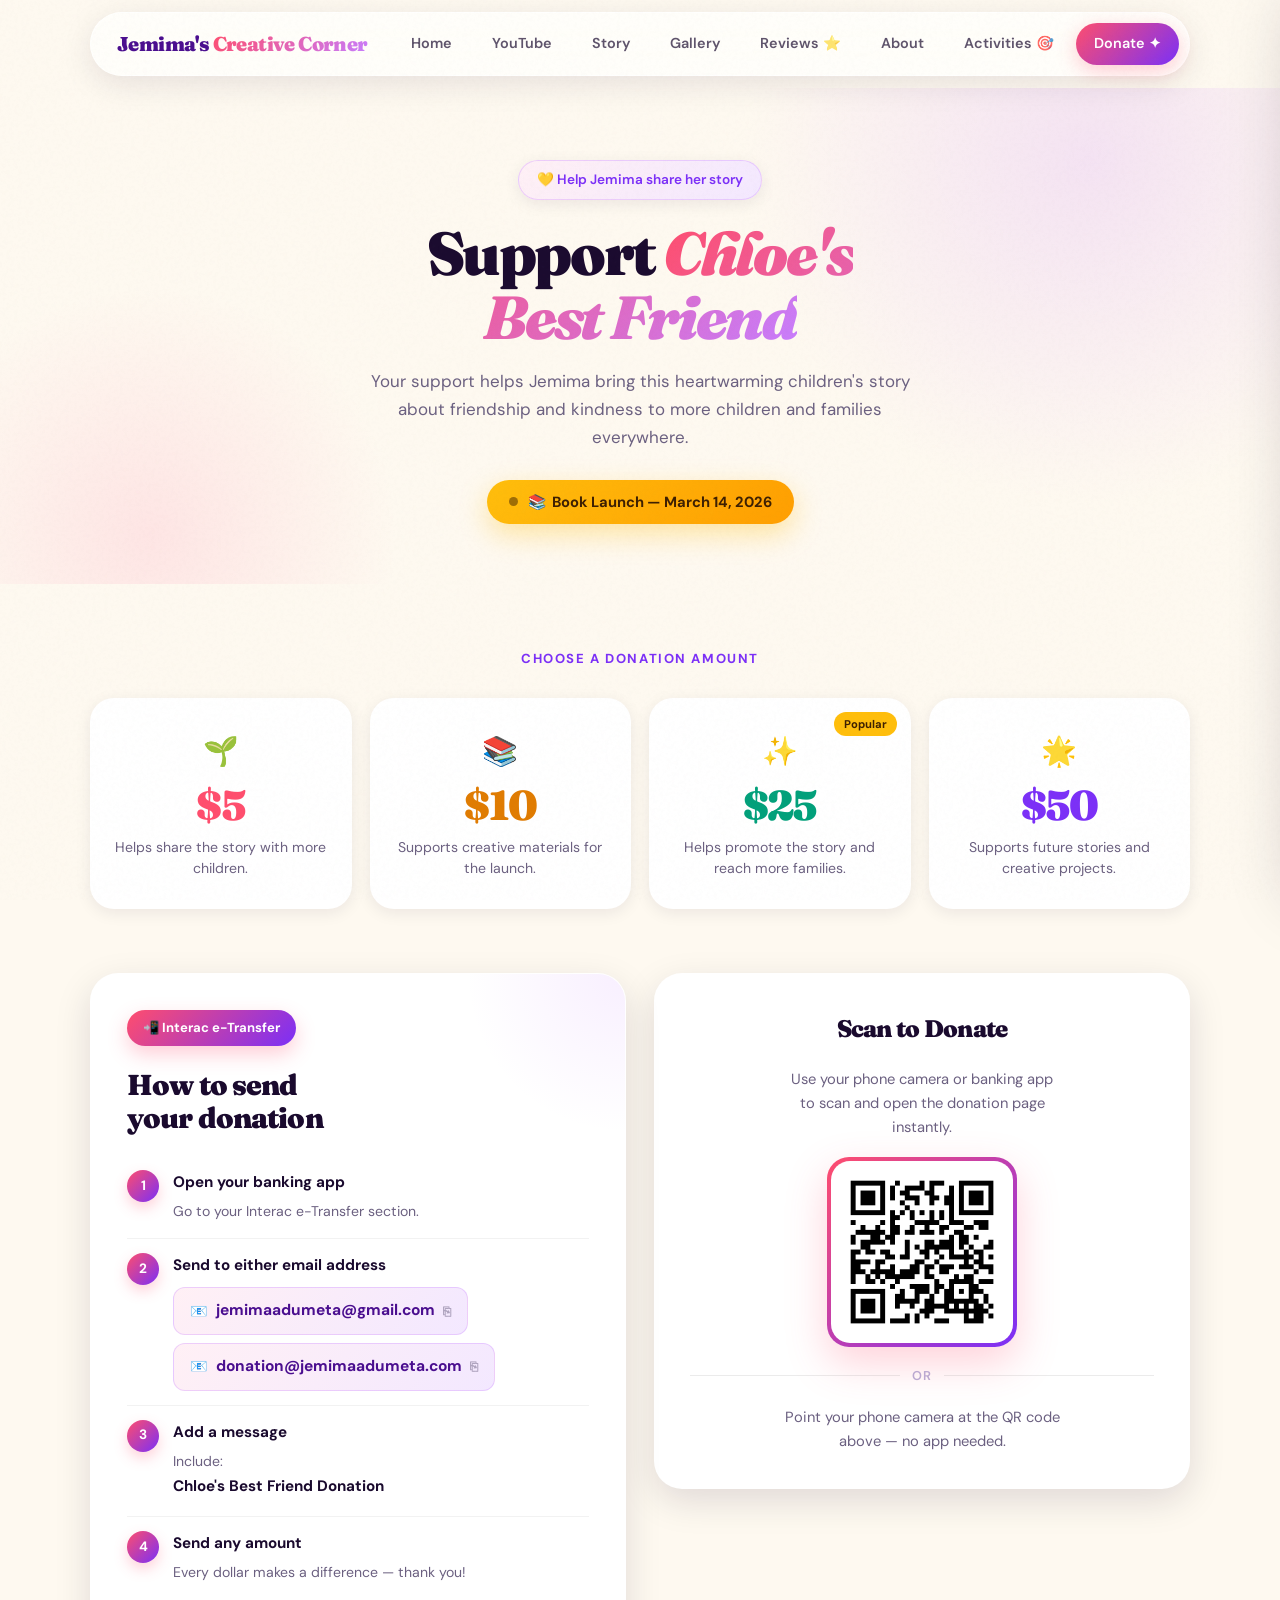
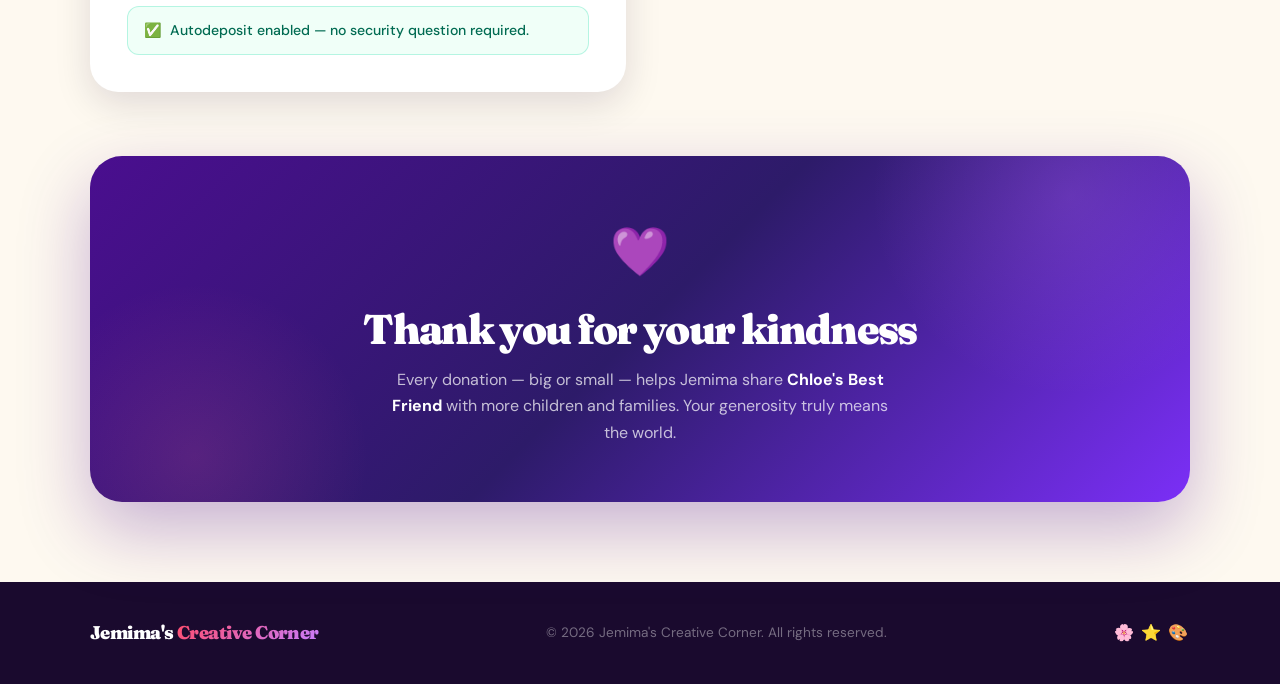
<file: donate.html>
<!DOCTYPE html>
<html lang="en">
<head>
  <meta charset="UTF-8" />
  <meta name="viewport" content="width=device-width, initial-scale=1.0" />
  <title>Donate · Chloe's Best Friend Book Launch</title>
  <link rel="preconnect" href="https://fonts.googleapis.com">
  <link rel="preconnect" href="https://fonts.gstatic.com" crossorigin>
  <link href="https://fonts.googleapis.com/css2?family=Fraunces:ital,wght@0,300;0,400;0,700;0,900;1,700&family=DM+Sans:wght@300;400;500;600&display=swap" rel="stylesheet">
  <style>
    /* ── TOKENS ──────────────────────────────────────── */
    :root {
      --ink:        #1a0a2e;
      --cream:      #fef9f0;
      --blush:      #ff6b9d;
      --coral:      #ff4d6d;
      --sun:        #ffbe0b;
      --sky:        #74c7ec;
      --mint:       #06d6a0;
      --lavender:   #c77dff;
      --purple:     #7b2ff7;
      --purple-deep:#4a0e8f;
      --white:      #ffffff;
      --shadow-sm:  0 4px 16px rgba(26,10,46,.08);
      --shadow-md:  0 12px 36px rgba(26,10,46,.13);
      --shadow-lg:  0 24px 60px rgba(26,10,46,.18);
      --ease-bounce:cubic-bezier(.34,1.56,.64,1);
      --ease-out:   cubic-bezier(.22,1,.36,1);
    }

    *, *::before, *::after { box-sizing: border-box; margin: 0; padding: 0; }
    html { scroll-behavior: smooth; }

    body {
      font-family: 'DM Sans', sans-serif;
      background: var(--cream);
      color: var(--ink);
      line-height: 1.65;
      overflow-x: hidden;
      -webkit-font-smoothing: antialiased;
    }

    a { text-decoration: none; color: inherit; }

    body::before {
      content: '';
      position: fixed; inset: 0;
      background-image: url("data:image/svg+xml,%3Csvg viewBox='0 0 256 256' xmlns='http://www.w3.org/2000/svg'%3E%3Cfilter id='n'%3E%3CfeTurbulence type='fractalNoise' baseFrequency='0.9' numOctaves='4' stitchTiles='stitch'/%3E%3C/filter%3E%3Crect width='100%25' height='100%25' filter='url(%23n)' opacity='0.04'/%3E%3C/svg%3E");
      pointer-events: none; z-index: 9999; opacity: .5;
    }

    .wrap { width: min(1100px, 92%); margin: auto; }

    /* ── HEADER ──────────────────────────────────────── */
    .site-header { position: sticky; top: 0; z-index: 200; }

    .header-inner {
      margin: 12px auto;
      width: min(1100px, 92%);
      background: rgba(255,255,255,.72);
      backdrop-filter: blur(24px) saturate(180%);
      border: 1px solid rgba(255,255,255,.8);
      border-radius: 999px;
      padding: 10px 10px 10px 26px;
      display: flex;
      justify-content: space-between;
      align-items: center;
      box-shadow: 0 8px 32px rgba(26,10,46,.10);
      gap: 16px;
    }

    .logo { font-family: 'Fraunces', serif; font-weight: 900; font-size: 1.25rem; color: var(--purple-deep); letter-spacing: -.03em; white-space: nowrap; flex-shrink: 0; }
    .logo span { background: linear-gradient(135deg, var(--coral), var(--lavender)); -webkit-background-clip: text; -webkit-text-fill-color: transparent; background-clip: text; }

    .desktop-nav { display: flex; align-items: center; gap: 4px; flex-wrap: wrap; }
    .desktop-nav a { font-size: .9rem; font-weight: 600; color: var(--ink); padding: 9px 18px; border-radius: 999px; transition: background .2s, color .2s; opacity: .7; }
    .desktop-nav a:hover { background: rgba(123,47,247,.08); color: var(--purple); opacity: 1; }
    .nav-active { background: linear-gradient(135deg, var(--coral), var(--purple)) !important; color: white !important; opacity: 1 !important; box-shadow: 0 6px 20px rgba(255,77,109,.28); }
    .nav-donate { background: linear-gradient(135deg, var(--coral), var(--purple)); color: white !important; opacity: 1 !important; box-shadow: 0 6px 20px rgba(255,77,109,.28); }

    /* Hamburger */
    .hamburger { display: none; flex-direction: column; gap: 5px; background: none; border: none; cursor: pointer; padding: 8px; border-radius: 12px; transition: background .2s; }
    .hamburger:hover { background: rgba(123,47,247,.08); }
    .hamburger span { display: block; width: 22px; height: 2px; background: var(--ink); border-radius: 999px; transition: transform .3s var(--ease-out), opacity .3s, width .3s; }
    .hamburger.open span:nth-child(1) { transform: translateY(7px) rotate(45deg); }
    .hamburger.open span:nth-child(2) { opacity: 0; width: 0; }
    .hamburger.open span:nth-child(3) { transform: translateY(-7px) rotate(-45deg); }

    /* Mobile drawer */
    .mobile-drawer { position: fixed; top: 0; right: 0; bottom: 0; width: min(320px, 85vw); background: white; z-index: 300; transform: translateX(110%); transition: transform .4s var(--ease-out); box-shadow: -20px 0 60px rgba(26,10,46,.18); display: flex; flex-direction: column; padding: 80px 28px 40px; gap: 8px; overflow-y: auto; }
    .mobile-drawer.open { transform: translateX(0); }
    .drawer-overlay { position: fixed; inset: 0; background: rgba(26,10,46,.4); backdrop-filter: blur(4px); z-index: 299; opacity: 0; pointer-events: none; transition: opacity .3s; }
    .drawer-overlay.open { opacity: 1; pointer-events: all; }
    .drawer-close { position: absolute; top: 20px; right: 20px; width: 38px; height: 38px; border-radius: 50%; border: none; background: var(--cream); cursor: pointer; font-size: 1rem; display: flex; align-items: center; justify-content: center; transition: background .2s, transform .2s; }
    .drawer-close:hover { background: #ffe4ef; transform: scale(1.1); }
    .drawer-logo { font-family: 'Fraunces', serif; font-weight: 900; font-size: 1.1rem; color: var(--purple-deep); letter-spacing: -.03em; margin-bottom: 20px; }
    .drawer-logo span { background: linear-gradient(135deg, var(--coral), var(--lavender)); -webkit-background-clip: text; -webkit-text-fill-color: transparent; background-clip: text; }
    .mobile-drawer a { display: flex; align-items: center; gap: 12px; font-size: 1.05rem; font-weight: 600; color: var(--ink); padding: 14px 16px; border-radius: 16px; transition: background .2s, color .2s; }
    .mobile-drawer a:hover { background: rgba(123,47,247,.07); color: var(--purple); }
    .mobile-drawer .nav-active { background: linear-gradient(135deg, var(--coral), var(--purple)); color: white; }
    .mobile-drawer .nav-active:hover { color: white; }
    .drawer-link-icon { font-size: 1.1rem; width: 24px; text-align: center; }
    .drawer-donate { margin-top: 12px; background: linear-gradient(135deg, var(--coral), var(--purple)) !important; color: white !important; box-shadow: 0 10px 26px rgba(255,77,109,.28); }

    /* ── PAGE HERO ───────────────────────────────────── */
    .page-hero { padding: 72px 0 60px; text-align: center; position: relative; overflow: hidden; }
    .page-hero::before { content: ''; position: absolute; width: 700px; height: 700px; border-radius: 50%; background: radial-gradient(circle, rgba(199,125,255,.18) 0%, transparent 70%); top: -280px; right: -160px; pointer-events: none; animation: blob 11s ease-in-out infinite alternate; }
    .page-hero::after { content: ''; position: absolute; width: 500px; height: 500px; border-radius: 50%; background: radial-gradient(circle, rgba(255,107,157,.14) 0%, transparent 70%); bottom: -200px; left: -100px; pointer-events: none; animation: blob 14s ease-in-out infinite alternate-reverse; }
    @keyframes blob { from { transform: translate(0,0) scale(1); } to { transform: translate(24px,18px) scale(1.05); } }

    .page-hero-inner { position: relative; z-index: 1; }

    .page-eyebrow { display: inline-flex; align-items: center; gap: 8px; background: linear-gradient(135deg, #fff0f5, #f3e8ff); border: 1px solid rgba(199,125,255,.3); color: var(--purple); padding: 8px 18px; border-radius: 999px; font-size: .85rem; font-weight: 600; margin-bottom: 22px; box-shadow: var(--shadow-sm); animation: slideDown .6s var(--ease-out) both; }

    .page-h1 { font-family: 'Fraunces', serif; font-weight: 900; font-size: clamp(2.4rem, 5vw, 3.8rem); letter-spacing: -.04em; line-height: 1.05; color: var(--ink); margin-bottom: 18px; animation: slideDown .65s var(--ease-out) .08s both; }
    .page-h1 em { font-style: italic; background: linear-gradient(135deg, var(--coral), var(--lavender)); -webkit-background-clip: text; -webkit-text-fill-color: transparent; background-clip: text; }

    .page-sub { font-size: 1.06rem; color: #6b6080; max-width: 560px; margin: 0 auto 28px; animation: slideDown .65s var(--ease-out) .16s both; }

    .launch-pill { display: inline-flex; align-items: center; gap: 10px; background: linear-gradient(135deg, var(--sun), #ff9e00); color: #3d1f00; padding: 10px 22px; border-radius: 999px; font-weight: 700; font-size: .92rem; box-shadow: 0 10px 28px rgba(255,190,11,.35); animation: slideDown .65s var(--ease-out) .24s both; }
    .launch-pill-dot { width: 9px; height: 9px; border-radius: 50%; background: #3d1f00; opacity: .5; animation: pulse 1.6s ease-in-out infinite; }
    @keyframes pulse { 0%,100% { transform: scale(1); opacity: .5; } 50% { transform: scale(1.5); opacity: 1; } }

    /* ── AMOUNT CARDS ────────────────────────────────── */
    .amounts-section { padding: 64px 0 0; }
    .amounts-label { text-align: center; font-size: .82rem; font-weight: 700; text-transform: uppercase; letter-spacing: .12em; color: var(--purple); margin-bottom: 28px; }
    .amounts-grid { display: grid; grid-template-columns: repeat(4, 1fr); gap: 18px; }

    .amount-card { background: white; border-radius: 24px; padding: 28px 22px; text-align: center; box-shadow: var(--shadow-sm); border: 2px solid transparent; cursor: pointer; transition: transform .3s var(--ease-bounce), box-shadow .3s, border-color .3s; position: relative; overflow: hidden; }
    .amount-card::before { content: ''; position: absolute; inset: 0; opacity: 0; transition: opacity .3s; }
    .amount-card:nth-child(1)::before { background: linear-gradient(135deg, rgba(255,77,109,.06), transparent); }
    .amount-card:nth-child(2)::before { background: linear-gradient(135deg, rgba(255,190,11,.08), transparent); }
    .amount-card:nth-child(3)::before { background: linear-gradient(135deg, rgba(6,214,160,.07), transparent); }
    .amount-card:nth-child(4)::before { background: linear-gradient(135deg, rgba(199,125,255,.08), transparent); }
    .amount-card:hover, .amount-card.selected { transform: translateY(-6px); box-shadow: var(--shadow-lg); }
    .amount-card:hover::before, .amount-card.selected::before { opacity: 1; }
    .amount-card:nth-child(1):hover, .amount-card:nth-child(1).selected { border-color: var(--coral); }
    .amount-card:nth-child(2):hover, .amount-card:nth-child(2).selected { border-color: var(--sun); }
    .amount-card:nth-child(3):hover, .amount-card:nth-child(3).selected { border-color: var(--mint); }
    .amount-card:nth-child(4):hover, .amount-card:nth-child(4).selected { border-color: var(--lavender); }
    .amount-emoji { font-size: 1.8rem; margin-bottom: 10px; }
    .amount-value { font-family: 'Fraunces', serif; font-size: 2.6rem; font-weight: 900; letter-spacing: -.04em; line-height: 1; margin-bottom: 10px; }
    .amount-card:nth-child(1) .amount-value { color: var(--coral); }
    .amount-card:nth-child(2) .amount-value { color: #e07b00; }
    .amount-card:nth-child(3) .amount-value { color: #00a07a; }
    .amount-card:nth-child(4) .amount-value { color: var(--purple); }
    .amount-desc { font-size: .88rem; color: #6b6080; line-height: 1.5; }
    .amount-badge { position: absolute; top: 12px; right: 12px; background: var(--sun); color: #3d1f00; font-size: .7rem; font-weight: 700; padding: 3px 10px; border-radius: 999px; }

    /* ── HOW TO DONATE ───────────────────────────────── */
    .how-section { padding: 64px 0; }
    .how-grid { display: grid; grid-template-columns: 1fr 1fr; gap: 28px; align-items: start; }

    .etransfer-card { background: white; border-radius: 28px; padding: 36px; box-shadow: var(--shadow-md); border: 1px solid rgba(255,255,255,.9); position: relative; overflow: hidden; }
    .etransfer-card::after { content: ''; position: absolute; top: 0; right: 0; width: 160px; height: 160px; background: radial-gradient(circle at top right, rgba(199,125,255,.12), transparent 70%); pointer-events: none; }
    .card-badge { display: inline-flex; align-items: center; gap: 7px; background: linear-gradient(135deg, var(--coral), var(--purple)); color: white; padding: 7px 16px; border-radius: 999px; font-size: .82rem; font-weight: 700; margin-bottom: 22px; box-shadow: 0 8px 20px rgba(255,77,109,.28); }
    .etransfer-card h2 { font-family: 'Fraunces', serif; font-size: 1.8rem; font-weight: 900; letter-spacing: -.03em; color: var(--ink); margin-bottom: 22px; line-height: 1.15; }

    .step-list { list-style: none; }
    .step-item { display: flex; align-items: flex-start; gap: 14px; padding: 14px 0; border-bottom: 1px solid rgba(0,0,0,.05); }
    .step-item:last-child { border: none; padding-bottom: 0; }
    .step-num { width: 32px; height: 32px; border-radius: 50%; background: linear-gradient(135deg, var(--coral), var(--purple)); color: white; font-weight: 700; font-size: .85rem; display: flex; align-items: center; justify-content: center; flex-shrink: 0; box-shadow: 0 6px 14px rgba(255,77,109,.25); }
    .step-content strong { display: block; font-size: .95rem; font-weight: 700; color: var(--ink); margin-bottom: 3px; }
    .step-content span { font-size: .88rem; color: #6b6080; }

    .email-chip { display: inline-flex; align-items: center; gap: 8px; background: linear-gradient(135deg, #fff0f5, #f3e8ff); border: 1.5px solid rgba(199,125,255,.3); border-radius: 12px; padding: 10px 16px; margin-top: 6px; font-weight: 700; font-size: .97rem; color: var(--purple-deep); word-break: break-all; cursor: pointer; transition: background .2s, transform .2s; }
    .email-chip:hover { background: linear-gradient(135deg, #ffe4ef, #ead6ff); transform: scale(1.01); }
    .email-chip .copy-icon { font-size: .8rem; opacity: .5; }

    .autodeposit-note { display: flex; align-items: center; gap: 8px; background: #f0fff8; border: 1px solid rgba(6,214,160,.25); border-radius: 12px; padding: 12px 16px; margin-top: 20px; font-size: .88rem; color: #006b52; font-weight: 500; }

    .qr-card { background: white; border-radius: 28px; padding: 36px; box-shadow: var(--shadow-md); text-align: center; display: flex; flex-direction: column; align-items: center; gap: 18px; }
    .qr-card h3 { font-family: 'Fraunces', serif; font-size: 1.5rem; font-weight: 900; letter-spacing: -.03em; color: var(--ink); }
    .qr-card p { font-size: .92rem; color: #6b6080; max-width: 280px; }
    .qr-frame { width: 190px; height: 190px; border-radius: 22px; background: linear-gradient(135deg, var(--coral), var(--purple)); padding: 4px; box-shadow: 0 16px 40px rgba(255,77,109,.25); }
    .qr-frame img { width: 100%; height: 100%; border-radius: 19px; object-fit: cover; background: white; }
    .qr-placeholder { width: 100%; height: 100%; border-radius: 19px; background: white; display: flex; align-items: center; justify-content: center; font-size: 3.5rem; }
    .qr-or-divider { display: flex; align-items: center; gap: 12px; width: 100%; font-size: .8rem; color: #bba8d0; font-weight: 600; text-transform: uppercase; letter-spacing: .08em; }
    .qr-or-divider::before, .qr-or-divider::after { content: ''; flex: 1; height: 1px; background: rgba(0,0,0,.08); }
    .qr-scan-note { font-size: .82rem; color: #9988b0; }

    /* ── THANK YOU BOX ───────────────────────────────── */
    .thankyou-section { padding: 0 0 80px; }
    .thankyou-inner { background: linear-gradient(135deg, var(--purple-deep), #2d1b69, var(--purple)); border-radius: 32px; padding: 56px 48px; text-align: center; position: relative; overflow: hidden; box-shadow: 0 28px 70px rgba(74,14,143,.3); }
    .thankyou-inner::before { content: ''; position: absolute; width: 400px; height: 400px; border-radius: 50%; background: radial-gradient(circle, rgba(199,125,255,.2), transparent 70%); top: -160px; right: -80px; }
    .thankyou-inner::after { content: ''; position: absolute; width: 350px; height: 350px; border-radius: 50%; background: radial-gradient(circle, rgba(255,107,157,.15), transparent 70%); bottom: -130px; left: -70px; }
    .thankyou-emoji { font-size: 3rem; margin-bottom: 16px; display: block; position: relative; z-index: 1; animation: heartBeat 2s ease-in-out infinite; }
    @keyframes heartBeat { 0%,100% { transform: scale(1); } 14% { transform: scale(1.2); } 28% { transform: scale(1); } 42% { transform: scale(1.15); } 56% { transform: scale(1); } }
    .thankyou-inner h2 { font-family: 'Fraunces', serif; font-size: clamp(1.8rem, 3.5vw, 2.6rem); font-weight: 900; letter-spacing: -.04em; color: white; margin-bottom: 14px; line-height: 1.1; position: relative; z-index: 1; }
    .thankyou-inner p { color: rgba(255,255,255,.72); font-size: 1rem; max-width: 500px; margin: 0 auto; position: relative; z-index: 1; }

    /* ── FOOTER ──────────────────────────────────────── */
    .site-footer { background: var(--ink); padding: 36px 0; }
    .footer-inner { display: flex; justify-content: space-between; align-items: center; gap: 16px; flex-wrap: wrap; }
    .footer-logo { font-family: 'Fraunces', serif; font-weight: 900; font-size: 1.15rem; color: white; letter-spacing: -.03em; }
    .footer-logo span { background: linear-gradient(135deg, var(--coral), var(--lavender)); -webkit-background-clip: text; -webkit-text-fill-color: transparent; background-clip: text; }
    .footer-copy { font-size: .85rem; color: rgba(255,255,255,.4); }
    .footer-hearts { font-size: 1rem; letter-spacing: .1em; }

    /* ── ANIMATIONS ──────────────────────────────────── */
    @keyframes slideDown { from { opacity: 0; transform: translateY(-14px); } to { opacity: 1; transform: translateY(0); } }
    .reveal { opacity: 0; transform: translateY(24px); transition: opacity .7s var(--ease-out), transform .7s var(--ease-out); }
    .reveal.visible { opacity: 1; transform: none; }
    .stagger > * { opacity: 0; transform: translateY(20px); transition: opacity .55s var(--ease-out), transform .55s var(--ease-out); }
    .stagger.visible > *:nth-child(1) { opacity:1; transform:none; transition-delay:0s; }
    .stagger.visible > *:nth-child(2) { opacity:1; transform:none; transition-delay:.09s; }
    .stagger.visible > *:nth-child(3) { opacity:1; transform:none; transition-delay:.18s; }
    .stagger.visible > *:nth-child(4) { opacity:1; transform:none; transition-delay:.27s; }

    /* ── TOAST ───────────────────────────────────────── */
    .toast { position: fixed; bottom: 28px; left: 50%; transform: translateX(-50%) translateY(20px); background: var(--ink); color: white; padding: 12px 24px; border-radius: 999px; font-size: .9rem; font-weight: 600; box-shadow: var(--shadow-lg); opacity: 0; pointer-events: none; transition: opacity .3s, transform .3s; z-index: 999; white-space: nowrap; }
    .toast.show { opacity: 1; transform: translateX(-50%) translateY(0); }

    /* ── RESPONSIVE ──────────────────────────────────── */
    @media (max-width: 900px) { .amounts-grid { grid-template-columns: 1fr 1fr; } .how-grid { grid-template-columns: 1fr; } }
    @media (max-width: 640px) {
      .desktop-nav { display: none; }
      .hamburger { display: flex; }
      .header-inner { border-radius: 20px; padding: 12px 12px 12px 20px; }
      .page-hero { padding: 50px 0 44px; }
      .amounts-grid { grid-template-columns: 1fr 1fr; gap: 12px; }
      .amount-card { padding: 22px 16px; }
      .amount-value { font-size: 2rem; }
      .etransfer-card, .qr-card { padding: 26px 20px; }
      .thankyou-inner { padding: 40px 22px; border-radius: 24px; }
      .footer-inner { flex-direction: column; text-align: center; }
    }
    @media (max-width: 420px) { .amounts-grid { grid-template-columns: 1fr; } }
  </style>
</head>
<body>

  <!-- MOBILE DRAWER OVERLAY -->
  <div class="drawer-overlay" id="drawerOverlay" onclick="closeDrawer()"></div>

  <!-- MOBILE DRAWER -->
  <div class="mobile-drawer" id="mobileDrawer">
    <button class="drawer-close" onclick="closeDrawer()">✕</button>
    <div class="drawer-logo">Jemima's <span>Creative Corner</span></div>
    <a href="index.html"><span class="drawer-link-icon">🏠</span> Home</a>
    <a href="youtube.html"><span class="drawer-link-icon">▶️</span> YouTube</a>
    <a href="story.html"><span class="drawer-link-icon">📖</span> Story</a>
    <a href="gallery.html"><span class="drawer-link-icon">🎨</span> Gallery</a>
    <a href="reviews.html"><span class="drawer-link-icon">⭐</span> Reviews</a>
    <a href="about.html"><span class="drawer-link-icon">👩‍🎨</span> About</a>
    <a href="activities.html"><span class="drawer-link-icon">🎯</span> Activities</a>
    <a href="donate.html" class="drawer-donate nav-active"><span class="drawer-link-icon">💛</span> Donate ✦</a>
  </div>

  <!-- HEADER -->
  <header class="site-header">
    <div class="header-inner">
      <div class="logo">Jemima's <span>Creative Corner</span></div>
      <nav class="desktop-nav">
        <a href="index.html">Home</a>
        <a href="youtube.html">YouTube</a>
        <a href="story.html">Story</a>
        <a href="gallery.html">Gallery</a>
        <a href="reviews.html">Reviews ⭐</a>
        <a href="about.html">About</a>
        <a href="activities.html">Activities 🎯</a>
        <a href="donate.html" class="nav-active">Donate ✦</a>
      </nav>
      <button class="hamburger" id="hamburger" onclick="toggleDrawer()" aria-label="Open menu">
        <span></span><span></span><span></span>
      </button>
    </div>
  </header>

  <!-- PAGE HERO -->
  <section class="page-hero">
    <div class="wrap page-hero-inner">
      <div class="page-eyebrow">💛 Help Jemima share her story</div>
      <h1 class="page-h1">Support <em>Chloe's<br>Best Friend</em></h1>
      <p class="page-sub">
        Your support helps Jemima bring this heartwarming children's story about friendship and kindness to more children and families everywhere.
      </p>
      <div class="launch-pill">
        <span class="launch-pill-dot"></span>
        📚 &nbsp;Book Launch — March 14, 2026
      </div>
    </div>
  </section>

  <!-- AMOUNT CARDS -->
  <section class="amounts-section">
    <div class="wrap">
      <p class="amounts-label reveal">Choose a donation amount</p>
      <div class="amounts-grid stagger">
        <div class="amount-card" onclick="selectAmount(this)">
          <div class="amount-emoji">🌱</div>
          <div class="amount-value">$5</div>
          <p class="amount-desc">Helps share the story with more children.</p>
        </div>
        <div class="amount-card" onclick="selectAmount(this)">
          <div class="amount-emoji">📚</div>
          <div class="amount-value">$10</div>
          <p class="amount-desc">Supports creative materials for the launch.</p>
        </div>
        <div class="amount-card" onclick="selectAmount(this)">
          <div class="amount-badge">Popular</div>
          <div class="amount-emoji">✨</div>
          <div class="amount-value">$25</div>
          <p class="amount-desc">Helps promote the story and reach more families.</p>
        </div>
        <div class="amount-card" onclick="selectAmount(this)">
          <div class="amount-emoji">🌟</div>
          <div class="amount-value">$50</div>
          <p class="amount-desc">Supports future stories and creative projects.</p>
        </div>
      </div>
    </div>
  </section>

  <!-- HOW TO DONATE -->
  <section class="how-section">
    <div class="wrap how-grid">

      <div class="etransfer-card reveal">
        <div class="card-badge">📲 Interac e-Transfer</div>
        <h2>How to send<br>your donation</h2>
        <ol class="step-list">
          <li class="step-item">
            <div class="step-num">1</div>
            <div class="step-content">
              <strong>Open your banking app</strong>
              <span>Go to your Interac e-Transfer section.</span>
            </div>
          </li>
          <li class="step-item">
            <div class="step-num">2</div>
            <div class="step-content">
              <strong>Send to either email address</strong>
              <div class="email-chip" onclick="copyEmail('jemimaadumeta@gmail.com')" title="Click to copy">
                <span>📧</span>
                jemimaadumeta@gmail.com
                <span class="copy-icon">⎘</span>
              </div>
              <div class="email-chip" onclick="copyEmail('donation@jemimaadumeta.com')" title="Click to copy" style="margin-top:8px;">
                <span>📧</span>
                donation@jemimaadumeta.com
                <span class="copy-icon">⎘</span>
              </div>
            </div>
          </li>
          <li class="step-item">
            <div class="step-num">3</div>
            <div class="step-content">
              <strong>Add a message</strong>
              <span>Include: <strong>Chloe's Best Friend Donation</strong></span>
            </div>
          </li>
          <li class="step-item">
            <div class="step-num">4</div>
            <div class="step-content">
              <strong>Send any amount</strong>
              <span>Every dollar makes a difference — thank you!</span>
            </div>
          </li>
        </ol>
        <div class="autodeposit-note">
          ✅ &nbsp;Autodeposit enabled — no security question required.
        </div>
      </div>

      <div class="qr-card reveal">
        <h3>Scan to Donate</h3>
        <p>Use your phone camera or banking app to scan and open the donation page instantly.</p>
        <div class="qr-frame">
          <img src="jemima_donation_qr.png" alt="Donation QR Code"
               onerror="this.style.display='none'; this.nextElementSibling.style.display='flex';">
          <div class="qr-placeholder" style="display:none;">📱</div>
        </div>
        <div class="qr-or-divider">or</div>
        <p class="qr-scan-note">Point your phone camera at the QR code above — no app needed.</p>
      </div>

    </div>
  </section>

  <!-- THANK YOU -->
  <section class="thankyou-section">
    <div class="wrap">
      <div class="thankyou-inner reveal">
        <span class="thankyou-emoji">💜</span>
        <h2>Thank you for your kindness</h2>
        <p>
          Every donation — big or small — helps Jemima share
          <strong style="color:white;">Chloe's Best Friend</strong> with more children
          and families. Your generosity truly means the world.
        </p>
      </div>
    </div>
  </section>

  <!-- FOOTER -->
  <footer class="site-footer">
    <div class="wrap footer-inner">
      <div class="footer-logo">Jemima's <span>Creative Corner</span></div>
      <div class="footer-copy">© 2026 Jemima's Creative Corner. All rights reserved.</div>
      <div class="footer-hearts">🌸 ⭐ 🎨</div>
    </div>
  </footer>

  <div class="toast" id="toast">📋 Email copied to clipboard!</div>

  <script>
    // ── Mobile drawer ─────────────────────────────────
    function toggleDrawer() {
      const open = document.getElementById('mobileDrawer').classList.toggle('open');
      document.getElementById('drawerOverlay').classList.toggle('open', open);
      document.getElementById('hamburger').classList.toggle('open', open);
      document.body.style.overflow = open ? 'hidden' : '';
    }
    function closeDrawer() {
      document.getElementById('mobileDrawer').classList.remove('open');
      document.getElementById('drawerOverlay').classList.remove('open');
      document.getElementById('hamburger').classList.remove('open');
      document.body.style.overflow = '';
    }
    document.addEventListener('keydown', e => { if (e.key === 'Escape') closeDrawer(); });

    // ── Scroll reveal ─────────────────────────────────
    const io = new IntersectionObserver(entries => {
      entries.forEach(e => { if (e.isIntersecting) e.target.classList.add('visible'); });
    }, { threshold: 0.12 });
    document.querySelectorAll('.reveal, .stagger').forEach(el => io.observe(el));

    // ── Amount card selection ─────────────────────────
    function selectAmount(card) {
      document.querySelectorAll('.amount-card').forEach(c => c.classList.remove('selected'));
      card.classList.add('selected');
    }

    // ── Copy email ────────────────────────────────────
    function copyEmail(email) {
      navigator.clipboard.writeText(email).then(() => showToast('📋 ' + email + ' copied!'))
        .catch(() => showToast('Email: ' + email));
    }

    function showToast(msg) {
      const t = document.getElementById('toast');
      t.textContent = msg;
      t.classList.add('show');
      setTimeout(() => t.classList.remove('show'), 2600);
    }
  </script>
</body>
</html>
</file>
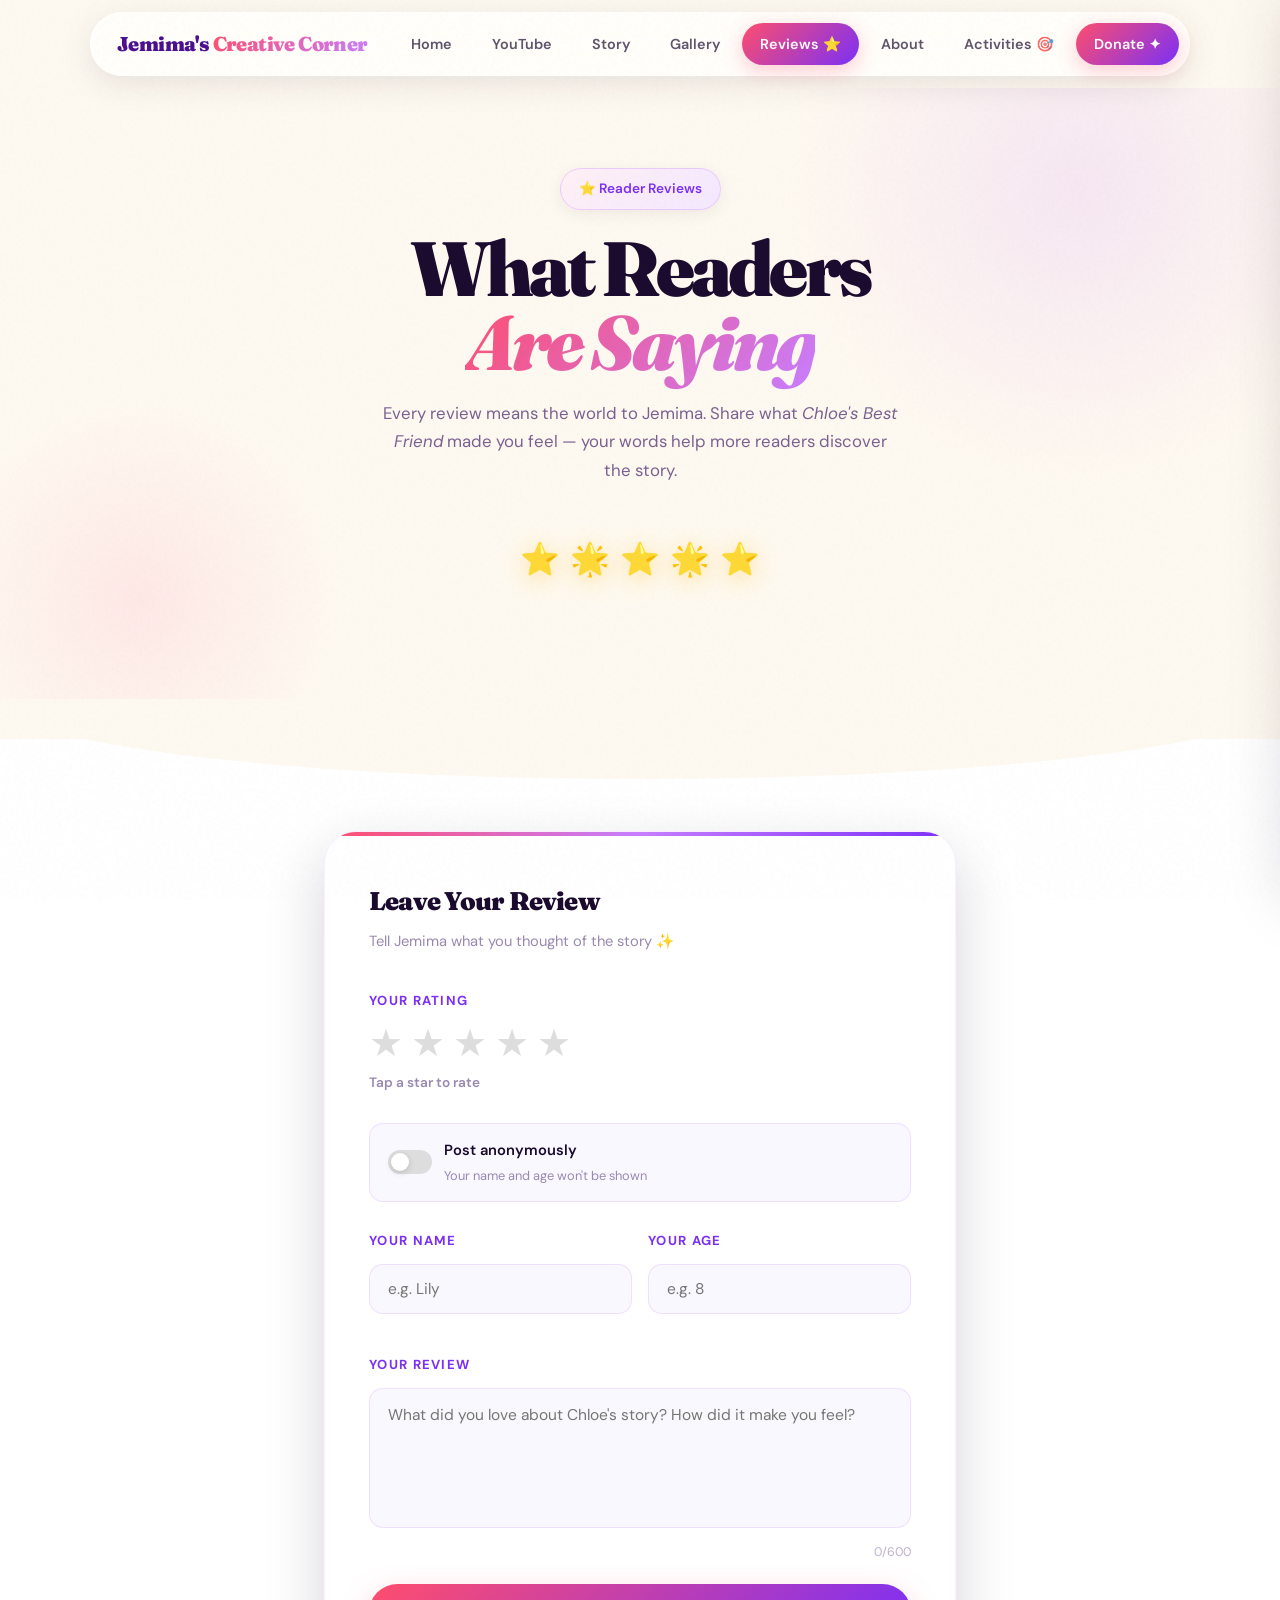
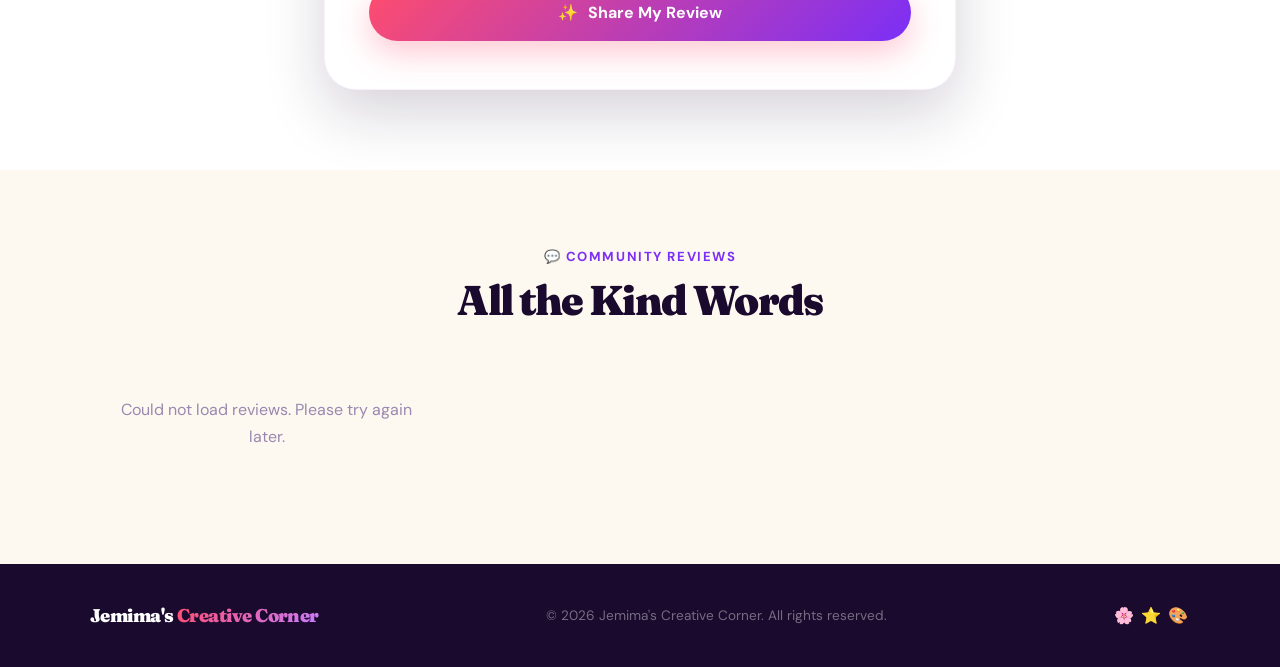
<file: reviews.html>
<!DOCTYPE html>
<html lang="en">
<head>
  <meta charset="UTF-8" />
  <meta name="viewport" content="width=device-width, initial-scale=1.0" />
  <title>Reader Reviews · Jemima's Creative Corner</title>
  <link rel="preconnect" href="https://fonts.googleapis.com">
  <link rel="preconnect" href="https://fonts.gstatic.com" crossorigin>
  <link href="https://fonts.googleapis.com/css2?family=Fraunces:ital,wght@0,300;0,400;0,700;0,900;1,300;1,700;1,900&family=DM+Sans:wght@300;400;500;600&display=swap" rel="stylesheet">
  <style>
    :root {
      --ink:         #1a0a2e;
      --cream:       #fef9f0;
      --coral:       #ff4d6d;
      --sun:         #ffbe0b;
      --mint:        #06d6a0;
      --lavender:    #c77dff;
      --purple:      #7b2ff7;
      --purple-deep: #4a0e8f;
      --shadow-sm:   0 4px 16px rgba(26,10,46,.07);
      --shadow-md:   0 12px 36px rgba(26,10,46,.13);
      --shadow-lg:   0 24px 60px rgba(26,10,46,.18);
      --ease-bounce: cubic-bezier(.34,1.56,.64,1);
      --ease-out:    cubic-bezier(.22,1,.36,1);
    }

    *, *::before, *::after { box-sizing: border-box; margin: 0; padding: 0; }
    html { scroll-behavior: smooth; }

    body {
      font-family: 'DM Sans', sans-serif;
      background: var(--cream);
      color: var(--ink);
      line-height: 1.7;
      overflow-x: hidden;
      -webkit-font-smoothing: antialiased;
    }

    a { text-decoration: none; color: inherit; }

    body::before {
      content: '';
      position: fixed; inset: 0;
      background-image: url("data:image/svg+xml,%3Csvg viewBox='0 0 256 256' xmlns='http://www.w3.org/2000/svg'%3E%3Cfilter id='n'%3E%3CfeTurbulence type='fractalNoise' baseFrequency='0.9' numOctaves='4' stitchTiles='stitch'/%3E%3C/filter%3E%3Crect width='100%25' height='100%25' filter='url(%23n)' opacity='0.04'/%3E%3C/svg%3E");
      pointer-events: none; z-index: 9999; opacity: .5;
    }

    .wrap { width: min(1100px, 92%); margin: auto; }

    /* ── HEADER (pill style matching home) ───────────── */
    .site-header { position: sticky; top: 0; z-index: 200; }

    .header-inner {
      margin: 12px auto;
      width: min(1100px, 92%);
      background: rgba(255,255,255,.72);
      backdrop-filter: blur(24px) saturate(180%);
      border: 1px solid rgba(255,255,255,.8);
      border-radius: 999px;
      padding: 10px 10px 10px 26px;
      display: flex;
      justify-content: space-between;
      align-items: center;
      box-shadow: 0 8px 32px rgba(26,10,46,.10);
      gap: 16px;
    }

    .logo { font-family: 'Fraunces', serif; font-weight: 900; font-size: 1.25rem; color: var(--purple-deep); letter-spacing: -.03em; white-space: nowrap; flex-shrink: 0; }
    .logo span { background: linear-gradient(135deg, var(--coral), var(--lavender)); -webkit-background-clip: text; -webkit-text-fill-color: transparent; background-clip: text; }

    .desktop-nav { display: flex; align-items: center; gap: 4px; flex-wrap: wrap; }
    .desktop-nav a { font-size: .9rem; font-weight: 600; color: var(--ink); padding: 9px 18px; border-radius: 999px; transition: background .2s, color .2s; opacity: .7; }
    .desktop-nav a:hover { background: rgba(123,47,247,.08); color: var(--purple); opacity: 1; }
    .nav-active { background: linear-gradient(135deg, var(--coral), var(--purple)) !important; color: white !important; opacity: 1 !important; box-shadow: 0 6px 20px rgba(255,77,109,.28); }
    .nav-donate { background: linear-gradient(135deg, var(--coral), var(--purple)); color: white !important; opacity: 1 !important; box-shadow: 0 6px 20px rgba(255,77,109,.28); }

    /* Hamburger */
    .hamburger {
      display: none; flex-direction: column; gap: 5px;
      background: none; border: none; cursor: pointer;
      padding: 8px; border-radius: 12px; transition: background .2s;
    }
    .hamburger:hover { background: rgba(123,47,247,.08); }
    .hamburger span { display: block; width: 22px; height: 2px; background: var(--ink); border-radius: 999px; transition: transform .3s var(--ease-out), opacity .3s, width .3s; }
    .hamburger.open span:nth-child(1) { transform: translateY(7px) rotate(45deg); }
    .hamburger.open span:nth-child(2) { opacity: 0; width: 0; }
    .hamburger.open span:nth-child(3) { transform: translateY(-7px) rotate(-45deg); }

    /* Mobile drawer */
    .mobile-drawer {
      position: fixed; top: 0; right: 0; bottom: 0;
      width: min(320px, 85vw); background: white;
      z-index: 300; transform: translateX(110%);
      transition: transform .4s var(--ease-out);
      box-shadow: -20px 0 60px rgba(26,10,46,.18);
      display: flex; flex-direction: column;
      padding: 80px 28px 40px; gap: 8px; overflow-y: auto;
    }
    .mobile-drawer.open { transform: translateX(0); }

    .drawer-overlay {
      position: fixed; inset: 0; background: rgba(26,10,46,.4);
      backdrop-filter: blur(4px); z-index: 299;
      opacity: 0; pointer-events: none; transition: opacity .3s;
    }
    .drawer-overlay.open { opacity: 1; pointer-events: all; }

    .drawer-close {
      position: absolute; top: 20px; right: 20px;
      width: 38px; height: 38px; border-radius: 50%; border: none;
      background: var(--cream); cursor: pointer; font-size: 1rem;
      display: flex; align-items: center; justify-content: center;
      transition: background .2s, transform .2s;
    }
    .drawer-close:hover { background: #ffe4ef; transform: scale(1.1); }

    .drawer-logo { font-family: 'Fraunces', serif; font-weight: 900; font-size: 1.1rem; color: var(--purple-deep); letter-spacing: -.03em; margin-bottom: 20px; }
    .drawer-logo span { background: linear-gradient(135deg, var(--coral), var(--lavender)); -webkit-background-clip: text; -webkit-text-fill-color: transparent; background-clip: text; }

    .mobile-drawer a { display: flex; align-items: center; gap: 12px; font-size: 1.05rem; font-weight: 600; color: var(--ink); padding: 14px 16px; border-radius: 16px; transition: background .2s, color .2s; }
    .mobile-drawer a:hover { background: rgba(123,47,247,.07); color: var(--purple); }
    .mobile-drawer .nav-active { background: linear-gradient(135deg, var(--coral), var(--purple)); color: white; }
    .mobile-drawer .nav-active:hover { color: white; }
    .drawer-link-icon { font-size: 1.1rem; width: 24px; text-align: center; }
    .drawer-donate { margin-top: 12px; background: linear-gradient(135deg, var(--coral), var(--purple)) !important; color: white !important; box-shadow: 0 10px 26px rgba(255,77,109,.28); }

    /* HERO */
    .reviews-hero {
      padding: 80px 0 60px;
      text-align: center;
      position: relative;
      overflow: hidden;
    }
    .reviews-hero::before {
      content: '';
      position: absolute;
      width: 600px; height: 600px; border-radius: 50%;
      background: radial-gradient(circle, rgba(199,125,255,.15) 0%, transparent 70%);
      top: -200px; right: -100px; pointer-events: none;
      animation: blob 12s ease-in-out infinite alternate;
    }
    .reviews-hero::after {
      content: '';
      position: absolute;
      width: 400px; height: 400px; border-radius: 50%;
      background: radial-gradient(circle, rgba(255,107,157,.12) 0%, transparent 70%);
      bottom: -100px; left: -60px; pointer-events: none;
      animation: blob 16s ease-in-out infinite alternate-reverse;
    }
    @keyframes blob { from { transform: translate(0,0) scale(1); } to { transform: translate(22px,16px) scale(1.05); } }

    .hero-inner { position: relative; z-index: 1; }

    .hero-eyebrow {
      display: inline-flex; align-items: center; gap: 8px;
      background: linear-gradient(135deg, #fff0f5, #f3e8ff);
      border: 1px solid rgba(199,125,255,.3);
      color: var(--purple);
      padding: 8px 18px; border-radius: 999px;
      font-size: .85rem; font-weight: 600; margin-bottom: 22px;
      box-shadow: var(--shadow-sm);
      animation: slideDown .6s var(--ease-out) both;
    }

    .hero-h1 {
      font-family: 'Fraunces', serif;
      font-weight: 900;
      font-size: clamp(2.8rem, 6vw, 4.8rem);
      letter-spacing: -.05em;
      line-height: .97;
      color: var(--ink);
      margin-bottom: 18px;
      animation: slideDown .65s var(--ease-out) .08s both;
    }
    .hero-h1 em { font-style: italic; background: linear-gradient(135deg, var(--coral), var(--lavender)); -webkit-background-clip: text; -webkit-text-fill-color: transparent; background-clip: text; }

    .hero-sub {
      font-size: 1.05rem; color: #7a6090; max-width: 520px;
      margin: 0 auto 48px; line-height: 1.7;
      animation: slideDown .65s var(--ease-out) .16s both;
    }

    .floating-stars {
      display: flex; justify-content: center; gap: 10px;
      margin-bottom: 52px;
      animation: slideDown .65s var(--ease-out) .24s both;
    }
    .floating-star {
      font-size: 2rem;
      animation: starFloat ease-in-out infinite alternate;
      filter: drop-shadow(0 4px 12px rgba(255,190,11,.4));
    }
    .floating-star:nth-child(1) { animation-duration: 2.8s; }
    .floating-star:nth-child(2) { animation-duration: 3.4s; animation-delay: .3s; }
    .floating-star:nth-child(3) { animation-duration: 2.5s; animation-delay: .6s; }
    .floating-star:nth-child(4) { animation-duration: 3.8s; animation-delay: .15s; }
    .floating-star:nth-child(5) { animation-duration: 3.1s; animation-delay: .45s; }
    @keyframes starFloat { from { transform: translateY(0) rotate(-5deg); } to { transform: translateY(-12px) rotate(5deg); } }

    /* FORM SECTION */
    .form-section { background: white; position: relative; }
    .hills-top { height: 80px; background: linear-gradient(180deg, var(--cream) 50%, white 50%); position: relative; }
    .hills-top::after { content: ''; position: absolute; bottom: 0; left: 0; right: 0; height: 80px; background: var(--cream); border-radius: 0 0 50% 50% / 0 0 80px 80px; }

    .form-inner { max-width: 680px; margin: 0 auto; padding: 52px 24px 80px; }

    .form-card {
      background: white; border-radius: 32px; padding: 48px 44px;
      box-shadow: var(--shadow-lg); border: 1px solid rgba(199,125,255,.12);
      position: relative; overflow: hidden;
    }
    .form-card::before { content: ''; position: absolute; top: 0; left: 0; right: 0; height: 4px; background: linear-gradient(90deg, var(--coral), var(--lavender), var(--purple)); }

    .form-title { font-family: 'Fraunces', serif; font-weight: 900; font-size: 1.6rem; letter-spacing: -.03em; color: var(--ink); margin-bottom: 6px; }
    .form-subtitle { font-size: .92rem; color: #9988b0; margin-bottom: 36px; }

    .rating-group { margin-bottom: 32px; }
    .field-label { display: block; font-size: .82rem; font-weight: 700; text-transform: uppercase; letter-spacing: .1em; color: var(--purple); margin-bottom: 12px; }

    .star-rating { display: flex; gap: 8px; flex-direction: row-reverse; justify-content: flex-end; }
    .star-rating input { display: none; }
    .star-rating label { font-size: 2.4rem; cursor: pointer; color: #ddd; transition: color .15s, transform .2s var(--ease-bounce); line-height: 1; }
    .star-rating label:hover, .star-rating label:hover ~ label, .star-rating input:checked ~ label { color: var(--sun); }
    .star-rating label:hover { transform: scale(1.25) rotate(-5deg); }
    .star-text { margin-top: 8px; font-size: .85rem; font-weight: 600; color: #9988b0; height: 20px; transition: color .2s; }

    .field-row { display: grid; grid-template-columns: 1fr 1fr; gap: 16px; margin-bottom: 20px; }
    .field-group { margin-bottom: 20px; }

    .field-input, .field-textarea {
      width: 100%; font-family: 'DM Sans', sans-serif; font-size: .97rem; color: var(--ink);
      background: #faf8ff; border: 1.5px solid rgba(199,125,255,.2); border-radius: 14px;
      padding: 14px 18px; outline: none; transition: border-color .2s, box-shadow .2s; resize: none;
    }
    .field-input:focus, .field-textarea:focus { border-color: var(--lavender); box-shadow: 0 0 0 3px rgba(199,125,255,.12); }
    .field-textarea { min-height: 140px; line-height: 1.6; }

    .anon-toggle { display: flex; align-items: center; gap: 12px; margin-bottom: 28px; padding: 14px 18px; background: #faf8ff; border: 1.5px solid rgba(199,125,255,.2); border-radius: 14px; cursor: pointer; transition: border-color .2s, background .2s; user-select: none; }
    .anon-toggle:hover { border-color: var(--lavender); background: #f5f0ff; }
    .anon-toggle input { display: none; }
    .toggle-switch { width: 44px; height: 24px; background: #ddd; border-radius: 999px; position: relative; flex-shrink: 0; transition: background .25s; }
    .toggle-switch::after { content: ''; position: absolute; top: 3px; left: 3px; width: 18px; height: 18px; background: white; border-radius: 50%; box-shadow: 0 2px 6px rgba(0,0,0,.15); transition: transform .25s var(--ease-bounce); }
    .anon-toggle input:checked + .toggle-switch { background: var(--purple); }
    .anon-toggle input:checked + .toggle-switch::after { transform: translateX(20px); }
    .anon-label { font-size: .92rem; font-weight: 600; color: var(--ink); }
    .anon-label span { display: block; font-size: .8rem; font-weight: 400; color: #9988b0; margin-top: 2px; }

    .identity-fields { transition: opacity .3s, max-height .4s var(--ease-out); overflow: hidden; max-height: 200px; }
    .identity-fields.hidden { opacity: 0; max-height: 0; pointer-events: none; }

    .submit-btn {
      width: 100%; padding: 18px 32px;
      background: linear-gradient(135deg, var(--coral), var(--purple));
      color: white; border: none; border-radius: 999px;
      font-family: 'DM Sans', sans-serif; font-size: 1rem; font-weight: 700;
      cursor: pointer; box-shadow: 0 12px 32px rgba(255,77,109,.3);
      transition: transform .25s var(--ease-bounce), box-shadow .25s;
      display: flex; align-items: center; justify-content: center; gap: 10px; margin-top: 4px;
    }
    .submit-btn:hover { transform: translateY(-3px); box-shadow: 0 20px 44px rgba(255,77,109,.38); }
    .submit-btn:active { transform: scale(.98); }
    .submit-btn:disabled { opacity: .6; cursor: not-allowed; transform: none; }

    .success-msg { display: none; text-align: center; padding: 40px 20px; }
    .success-msg.show { display: block; }
    .success-emoji { font-size: 3.5rem; margin-bottom: 16px; display: block; animation: popIn .5s var(--ease-bounce) both; }
    @keyframes popIn { from { transform: scale(0); } to { transform: scale(1); } }
    .success-msg h3 { font-family: 'Fraunces', serif; font-size: 1.5rem; font-weight: 900; letter-spacing: -.03em; color: var(--ink); margin-bottom: 8px; }
    .success-msg p { color: #7a6090; font-size: .97rem; }
    .success-btn { display: inline-flex; align-items: center; gap: 8px; margin-top: 24px; padding: 12px 24px; background: linear-gradient(135deg, var(--coral), var(--purple)); color: white; border: none; border-radius: 999px; font-family: 'DM Sans', sans-serif; font-weight: 700; font-size: .92rem; cursor: pointer; box-shadow: 0 8px 24px rgba(255,77,109,.28); transition: transform .25s var(--ease-bounce); }
    .success-btn:hover { transform: translateY(-2px); }

    /* REVIEWS DISPLAY */
    .reviews-display { background: var(--cream); padding: 72px 0 90px; }

    .reviews-heading { text-align: center; margin-bottom: 48px; }
    .reviews-heading span { display: inline-block; font-size: .82rem; font-weight: 700; text-transform: uppercase; letter-spacing: .12em; color: var(--purple); margin-bottom: 10px; }
    .reviews-heading h2 { font-family: 'Fraunces', serif; font-size: clamp(1.8rem, 3.5vw, 2.6rem); font-weight: 900; letter-spacing: -.04em; color: var(--ink); line-height: 1.1; }

    .stats-bar { display: flex; align-items: center; justify-content: center; gap: 32px; flex-wrap: wrap; padding: 24px 32px; background: white; border-radius: 24px; box-shadow: var(--shadow-sm); max-width: 600px; margin: 0 auto 52px; }
    .stat-item { text-align: center; }
    .stat-num { font-family: 'Fraunces', serif; font-size: 2.2rem; font-weight: 900; letter-spacing: -.04em; background: linear-gradient(135deg, var(--coral), var(--purple)); -webkit-background-clip: text; -webkit-text-fill-color: transparent; background-clip: text; line-height: 1; }
    .stat-label { font-size: .8rem; font-weight: 600; color: #9988b0; text-transform: uppercase; letter-spacing: .08em; margin-top: 4px; }
    .stat-stars { font-size: 1.1rem; letter-spacing: 2px; }

    .reviews-toolbar { display: flex; align-items: center; justify-content: space-between; gap: 16px; margin-bottom: 28px; flex-wrap: wrap; }
    .reviews-count { font-size: .9rem; font-weight: 600; color: #9988b0; }
    .sort-select { font-family: 'DM Sans', sans-serif; font-size: .88rem; font-weight: 600; color: var(--ink); background: white; border: 1.5px solid rgba(199,125,255,.2); border-radius: 999px; padding: 8px 18px; outline: none; cursor: pointer; transition: border-color .2s; }
    .sort-select:focus { border-color: var(--lavender); }

    .reviews-grid { display: grid; grid-template-columns: repeat(auto-fill, minmax(300px, 1fr)); gap: 20px; }

    .review-card { background: white; border-radius: 24px; padding: 28px; box-shadow: var(--shadow-sm); border: 1px solid rgba(199,125,255,.1); position: relative; overflow: hidden; transition: transform .3s var(--ease-bounce), box-shadow .3s; opacity: 0; transform: translateY(20px); animation: cardIn .5s var(--ease-out) forwards; }
    @keyframes cardIn { to { opacity: 1; transform: none; } }
    .review-card:hover { transform: translateY(-4px); box-shadow: var(--shadow-md); }
    .review-card-stars { font-size: 1.1rem; letter-spacing: 2px; margin-bottom: 12px; }
    .review-card-text { font-family: 'Fraunces', serif; font-style: italic; font-size: 1.02rem; font-weight: 400; color: #3d2f54; line-height: 1.65; margin-bottom: 18px; position: relative; }
    .review-card-text::before { content: '"'; font-size: 4rem; font-weight: 900; color: rgba(199,125,255,.15); position: absolute; top: -20px; left: -8px; line-height: 1; font-style: normal; }
    .review-card-footer { display: flex; align-items: center; justify-content: space-between; }
    .reviewer-name { font-size: .88rem; font-weight: 700; color: var(--ink); }
    .reviewer-age { font-size: .78rem; color: #9988b0; font-weight: 500; margin-top: 2px; }
    .review-date { font-size: .75rem; color: #c0b0d0; font-weight: 500; }

    .review-card:nth-child(6n+1)::before { content: ''; position: absolute; top: 0; left: 0; right: 0; height: 3px; background: linear-gradient(90deg, var(--coral), var(--sun)); }
    .review-card:nth-child(6n+2)::before { content: ''; position: absolute; top: 0; left: 0; right: 0; height: 3px; background: linear-gradient(90deg, var(--lavender), var(--purple)); }
    .review-card:nth-child(6n+3)::before { content: ''; position: absolute; top: 0; left: 0; right: 0; height: 3px; background: linear-gradient(90deg, var(--mint), var(--lavender)); }
    .review-card:nth-child(6n+4)::before { content: ''; position: absolute; top: 0; left: 0; right: 0; height: 3px; background: linear-gradient(90deg, var(--coral), var(--lavender)); }
    .review-card:nth-child(6n+5)::before { content: ''; position: absolute; top: 0; left: 0; right: 0; height: 3px; background: linear-gradient(90deg, var(--sun), var(--mint)); }
    .review-card:nth-child(6n+6)::before { content: ''; position: absolute; top: 0; left: 0; right: 0; height: 3px; background: linear-gradient(90deg, var(--purple), var(--coral)); }

    /* Skeleton loader */
    .skeleton-grid { display: grid; grid-template-columns: repeat(auto-fill, minmax(300px, 1fr)); gap: 20px; }
    .skeleton-card { background: white; border-radius: 24px; padding: 28px; box-shadow: var(--shadow-sm); border: 1px solid rgba(199,125,255,.1); overflow: hidden; position: relative; }
    .skeleton-card::before { content: ''; position: absolute; top: 0; left: 0; right: 0; height: 3px; background: linear-gradient(90deg, #f0eaf8, #e4d9f5, #f0eaf8); background-size: 200% 100%; animation: shimmer 1.6s ease-in-out infinite; }
    .skel { background: linear-gradient(90deg, #f0eaf8 25%, #e4d9f5 50%, #f0eaf8 75%); background-size: 200% 100%; animation: shimmer 1.6s ease-in-out infinite; border-radius: 8px; }
    @keyframes shimmer { 0% { background-position: 200% 0; } 100% { background-position: -200% 0; } }
    .skel-stars { height: 16px; width: 88px; margin-bottom: 16px; }
    .skel-line { height: 14px; margin-bottom: 10px; }
    .skel-line.w100 { width: 100%; }
    .skel-line.w80  { width: 80%; }
    .skel-line.w60  { width: 60%; }
    .skel-footer { display: flex; justify-content: space-between; align-items: center; margin-top: 18px; }
    .skel-name { height: 13px; width: 80px; }
    .skel-date { height: 11px; width: 55px; }
    .loading-state { display: none; } /* hide old spinner */

    .empty-state { text-align: center; padding: 72px 24px; display: none; }
    .empty-state.show { display: block; }
    .empty-emoji { font-size: 3rem; margin-bottom: 16px; display: block; }
    .empty-state h3 { font-family: 'Fraunces', serif; font-size: 1.4rem; font-weight: 900; letter-spacing: -.03em; color: var(--ink); margin-bottom: 8px; }
    .empty-state p { color: #9988b0; font-size: .95rem; }

    /* FOOTER */
    .site-footer { background: var(--ink); padding: 36px 0; }
    .footer-inner { display: flex; justify-content: space-between; align-items: center; gap: 16px; flex-wrap: wrap; }
    .footer-logo { font-family: 'Fraunces', serif; font-weight: 900; font-size: 1.15rem; color: white; letter-spacing: -.03em; }
    .footer-logo span { background: linear-gradient(135deg, var(--coral), var(--lavender)); -webkit-background-clip: text; -webkit-text-fill-color: transparent; background-clip: text; }
    .footer-copy { font-size: .85rem; color: rgba(255,255,255,.4); }
    .footer-hearts { font-size: 1rem; letter-spacing: .1em; }

    @keyframes slideDown { from { opacity: 0; transform: translateY(-14px); } to { opacity: 1; transform: translateY(0); } }
    .reveal { opacity: 0; transform: translateY(22px); transition: opacity .65s var(--ease-out), transform .65s var(--ease-out); }
    .reveal.visible { opacity: 1; transform: none; }

    @media (max-width: 700px) { .field-row { grid-template-columns: 1fr; } .form-card { padding: 32px 24px; } .reviews-grid { grid-template-columns: 1fr; } }
    @media (max-width: 640px) {
      .desktop-nav { display: none; }
      .hamburger { display: flex; }
      .header-inner { border-radius: 20px; padding: 12px 12px 12px 20px; }
      .footer-inner { flex-direction: column; text-align: center; }
    }
  </style>
</head>
<body>

  <!-- MOBILE DRAWER OVERLAY -->
  <div class="drawer-overlay" id="drawerOverlay" onclick="closeDrawer()"></div>

  <!-- MOBILE DRAWER -->
  <div class="mobile-drawer" id="mobileDrawer">
    <button class="drawer-close" onclick="closeDrawer()">✕</button>
    <div class="drawer-logo">Jemima's <span>Creative Corner</span></div>
    <a href="index.html"><span class="drawer-link-icon">🏠</span> Home</a>
    <a href="youtube.html"><span class="drawer-link-icon">▶️</span> YouTube</a>
    <a href="story.html"><span class="drawer-link-icon">📖</span> Story</a>
    <a href="gallery.html"><span class="drawer-link-icon">🎨</span> Gallery</a>
    <a href="reviews.html" class="nav-active"><span class="drawer-link-icon">⭐</span> Reviews</a>
    <a href="about.html"><span class="drawer-link-icon">👩‍🎨</span> About</a>
    <a href="activities.html"><span class="drawer-link-icon">🎯</span> Activities</a>
    <a href="donate.html" class="drawer-donate"><span class="drawer-link-icon">💛</span> Donate ✦</a>
  </div>

  <!-- HEADER -->
  <header class="site-header">
    <div class="header-inner">
      <div class="logo">Jemima's <span>Creative Corner</span></div>
      <nav class="desktop-nav">
        <a href="index.html">Home</a>
        <a href="youtube.html">YouTube</a>
        <a href="story.html">Story</a>
        <a href="gallery.html">Gallery</a>
        <a href="reviews.html" class="nav-active">Reviews ⭐</a>
        <a href="about.html">About</a>
        <a href="activities.html">Activities 🎯</a>
        <a href="donate.html" class="nav-donate">Donate ✦</a>
      </nav>
      <button class="hamburger" id="hamburger" onclick="toggleDrawer()" aria-label="Open menu">
        <span></span><span></span><span></span>
      </button>
    </div>
  </header>

  <!-- HERO -->
  <section class="reviews-hero">
    <div class="wrap hero-inner">
      <div class="hero-eyebrow">⭐ Reader Reviews</div>
      <h1 class="hero-h1">What Readers<br><em>Are Saying</em></h1>
      <p class="hero-sub">Every review means the world to Jemima. Share what <em>Chloe's Best Friend</em> made you feel — your words help more readers discover the story.</p>
      <div class="floating-stars">
        <span class="floating-star">⭐</span>
        <span class="floating-star">🌟</span>
        <span class="floating-star">⭐</span>
        <span class="floating-star">🌟</span>
        <span class="floating-star">⭐</span>
      </div>
    </div>
  </section>

  <!-- REVIEW FORM -->
  <div class="form-section">
    <div class="hills-top"></div>
    <div class="form-inner">
      <div class="form-card reveal" id="formCard">
        <div id="formContent">
          <div class="form-title">Leave Your Review</div>
          <p class="form-subtitle">Tell Jemima what you thought of the story ✨</p>

          <div class="rating-group">
            <label class="field-label">Your Rating</label>
            <div class="star-rating" id="starRating">
              <input type="radio" name="rating" id="s5" value="5">
              <label for="s5" title="5 stars">★</label>
              <input type="radio" name="rating" id="s4" value="4">
              <label for="s4" title="4 stars">★</label>
              <input type="radio" name="rating" id="s3" value="3">
              <label for="s3" title="3 stars">★</label>
              <input type="radio" name="rating" id="s2" value="2">
              <label for="s2" title="2 stars">★</label>
              <input type="radio" name="rating" id="s1" value="1">
              <label for="s1" title="1 star">★</label>
            </div>
            <div class="star-text" id="starText">Tap a star to rate</div>
          </div>

          <label class="anon-toggle">
            <input type="checkbox" id="anonToggle">
            <div class="toggle-switch"></div>
            <div class="anon-label">
              Post anonymously
              <span>Your name and age won't be shown</span>
            </div>
          </label>

          <div class="identity-fields" id="identityFields">
            <div class="field-row">
              <div class="field-group">
                <label class="field-label" for="nameInput">Your Name</label>
                <input class="field-input" id="nameInput" type="text" placeholder="e.g. Lily" maxlength="40">
              </div>
              <div class="field-group">
                <label class="field-label" for="ageInput">Your Age</label>
                <input class="field-input" id="ageInput" type="text" placeholder="e.g. 8" maxlength="10">
              </div>
            </div>
          </div>

          <div class="field-group">
            <label class="field-label" for="reviewText">Your Review</label>
            <textarea class="field-textarea" id="reviewText" placeholder="What did you love about Chloe's story? How did it make you feel?" maxlength="600"></textarea>
            <div style="text-align:right; font-size:.78rem; color:#c0b0d0; margin-top:6px;">
              <span id="charCount">0</span>/600
            </div>
          </div>

          <div id="errorMsg" style="display:none; color:var(--coral); font-size:.88rem; font-weight:600; margin-bottom:16px; padding:12px 16px; background:#fff0f3; border-radius:10px;"></div>

          <button class="submit-btn" id="submitBtn">
            <span>✨</span> Share My Review
          </button>
        </div>

        <div class="success-msg" id="successMsg">
          <span class="success-emoji">🎉</span>
          <h3>Thank you so much!</h3>
          <p>Your review has been shared with everyone. Jemima appreciates every single word — you just made her day! 💜</p>
          <button class="success-btn" id="anotherBtn">Write Another Review</button>
        </div>
      </div>
    </div>
  </div>

  <!-- REVIEWS DISPLAY -->
  <section class="reviews-display">
    <div class="wrap">
      <div class="reviews-heading reveal">
        <span>💬 Community Reviews</span>
        <h2>All the Kind Words</h2>
      </div>

      <div class="stats-bar reveal" id="statsBar" style="display:none;">
        <div class="stat-item">
          <div class="stat-num" id="statCount">0</div>
          <div class="stat-label">Reviews</div>
        </div>
        <div class="stat-item">
          <div class="stat-num" id="statAvg">—</div>
          <div class="stat-label">Avg Rating</div>
        </div>
        <div class="stat-item">
          <div class="stat-stars" id="statStars"></div>
          <div class="stat-label">Out of 5 stars</div>
        </div>
      </div>

      <div class="reviews-toolbar" id="reviewsToolbar" style="display:none;">
        <div class="reviews-count" id="reviewsCount"></div>
        <select class="sort-select" id="sortSelect">
          <option value="newest">Newest first</option>
          <option value="oldest">Oldest first</option>
          <option value="highest">Highest rating</option>
          <option value="lowest">Lowest rating</option>
        </select>
      </div>

      <div class="skeleton-grid" id="skeletonGrid"></div>

      <div class="reviews-grid" id="reviewsGrid"></div>

      <div class="empty-state" id="emptyState">
        <span class="empty-emoji">📖</span>
        <h3>No reviews yet!</h3>
        <p>Be the first to share what you thought of Chloe's Best Friend.</p>
      </div>
    </div>
  </section>

  <!-- FOOTER -->
  <footer class="site-footer">
    <div class="wrap footer-inner">
      <div class="footer-logo">Jemima's <span>Creative Corner</span></div>
      <div class="footer-copy">© 2026 Jemima's Creative Corner. All rights reserved.</div>
      <div class="footer-hearts">🌸 ⭐ 🎨</div>
    </div>
  </footer>

  <script>
    // ── GOOGLE APPS SCRIPT CONFIG ────────────────────────────────
    const GAS_URL = 'https://script.google.com/macros/s/AKfycbwKYJRRnLWEoTzlTiIbmdFHSKm8gpMheDUoH8-GW5ouM4Y84MQVMaPW_0IPz2LOadmF/exec';

    async function getReviews(sort) {
      const res = await fetch(GAS_URL);
      if (!res.ok) throw new Error('Failed to fetch reviews');
      let reviews = await res.json();

      // Sort client-side since GAS returns all rows
      if (sort === 'oldest')       reviews.sort((a,b) => new Date(a.created_at) - new Date(b.created_at));
      else if (sort === 'newest')  reviews.sort((a,b) => new Date(b.created_at) - new Date(a.created_at));
      else if (sort === 'highest') reviews.sort((a,b) => b.rating - a.rating);
      else if (sort === 'lowest')  reviews.sort((a,b) => a.rating - b.rating);

      return reviews;
    }

    async function insertReview(data) {
      const res = await fetch(GAS_URL, {
        method: 'POST',
        body: JSON.stringify(data)
      });
      if (!res.ok) throw new Error('Failed to submit review');
      return await res.json();
    }
    // ────────────────────────────────────────────────────────────

    const starLabels = { 1:'😔 Not for me', 2:'😐 It was okay', 3:'🙂 Pretty good!', 4:'😊 Really loved it!', 5:'🤩 Absolutely amazing!' };

    const io = new IntersectionObserver(entries => {
      entries.forEach(e => { if (e.isIntersecting) e.target.classList.add('visible'); });
    }, { threshold: 0.12 });
    document.querySelectorAll('.reveal').forEach(el => io.observe(el));

    const starText = document.getElementById('starText');
    document.querySelectorAll('.star-rating input').forEach(inp => {
      inp.addEventListener('change', () => {
        starText.textContent = starLabels[inp.value];
        starText.style.color = 'var(--purple)';
      });
    });

    const anonToggle = document.getElementById('anonToggle');
    const identityFields = document.getElementById('identityFields');
    anonToggle.addEventListener('change', () => {
      identityFields.classList.toggle('hidden', anonToggle.checked);
    });

    const reviewText = document.getElementById('reviewText');
    const charCount  = document.getElementById('charCount');
    reviewText.addEventListener('input', () => { charCount.textContent = reviewText.value.length; });

    function starsHtml(n) { return '★'.repeat(n) + '☆'.repeat(5 - n); }
    function escapeHtml(s) {
      return String(s).replace(/&/g,'&amp;').replace(/</g,'&lt;').replace(/>/g,'&gt;').replace(/"/g,'&quot;');
    }
    function timeAgo(ts) {
      const diff = Date.now() - new Date(ts).getTime();
      const mins = Math.floor(diff/60000), hrs = Math.floor(diff/3600000), days = Math.floor(diff/86400000);
      if (mins < 2)  return 'Just now';
      if (mins < 60) return mins + 'm ago';
      if (hrs  < 24) return hrs  + 'h ago';
      if (days < 7)  return days + 'd ago';
      return new Date(ts).toLocaleDateString('en-US',{month:'short',day:'numeric',year:'numeric'});
    }

    function showSkeletons(count) {
      const sg = document.getElementById('skeletonGrid');
      sg.innerHTML = Array.from({length: count}, () =>
        '<div class="skeleton-card">' +
          '<div class="skel skel-stars"></div>' +
          '<div class="skel skel-line w100"></div>' +
          '<div class="skel skel-line w100"></div>' +
          '<div class="skel skel-line w80"></div>' +
          '<div class="skel skel-line w60"></div>' +
          '<div class="skel-footer">' +
            '<div class="skel skel-name"></div>' +
            '<div class="skel skel-date"></div>' +
          '</div>' +
        '</div>'
      ).join('');
    }

    function hideSkeletons() {
      document.getElementById('skeletonGrid').innerHTML = '';
    }

    async function renderReviews() {
      const grid    = document.getElementById('reviewsGrid');
      const empty   = document.getElementById('emptyState');
      const statsBar= document.getElementById('statsBar');
      const toolbar = document.getElementById('reviewsToolbar');
      const sort    = document.getElementById('sortSelect').value;

      showSkeletons(6);
      grid.innerHTML = '';
      empty.classList.remove('show');

      try {
        const reviews = await getReviews(sort);
        hideSkeletons();

        if (!reviews || reviews.length === 0) {
          empty.classList.add('show');
          statsBar.style.display = 'none';
          toolbar.style.display = 'none';
          return;
        }

        statsBar.style.display = 'flex';
        toolbar.style.display = 'flex';

        const avg = (reviews.reduce((s,r) => s + Number(r.rating), 0) / reviews.length).toFixed(1);
        document.getElementById('statCount').textContent = reviews.length;
        document.getElementById('statAvg').textContent   = avg;
        document.getElementById('statStars').textContent = starsHtml(Math.round(avg));
        document.getElementById('reviewsCount').textContent = reviews.length + ' review' + (reviews.length !== 1 ? 's' : '');

        reviews.forEach((r, i) => {
          const anon = r.anon === true || r.anon === 'true' || r.anon === 'TRUE';
          const card = document.createElement('div');
          card.className = 'review-card';
          card.style.animationDelay = (i * 0.06) + 's';
          card.innerHTML =
            '<div class="review-card-stars" style="color:var(--sun)">' + starsHtml(Number(r.rating)) + '</div>' +
            '<div class="review-card-text">' + escapeHtml(r.text) + '</div>' +
            '<div class="review-card-footer">' +
              '<div class="reviewer-info">' +
                '<div class="reviewer-name">' + (anon ? '✨ Anonymous Reader' : escapeHtml(r.name || 'A Reader')) + '</div>' +
                (!anon && r.age ? '<div class="reviewer-age">Age ' + escapeHtml(r.age) + '</div>' : '') +
              '</div>' +
              '<div class="review-date">' + timeAgo(r.created_at) + '</div>' +
            '</div>';
          grid.appendChild(card);
        });

      } catch (err) {
        hideSkeletons();
        console.error('Failed to load reviews:', err);
        grid.innerHTML = '<p style="color:#9988b0;text-align:center;padding:24px;">Could not load reviews. Please try again later.</p>';
      }
    }

    document.getElementById('submitBtn').addEventListener('click', async () => {
      const rating  = document.querySelector('.star-rating input:checked')?.value;
      const anon    = anonToggle.checked;
      const name    = document.getElementById('nameInput').value.trim();
      const age     = document.getElementById('ageInput').value.trim();
      const text    = reviewText.value.trim();
      const errEl   = document.getElementById('errorMsg');
      const btn     = document.getElementById('submitBtn');

      errEl.style.display = 'none';
      if (!rating) { errEl.textContent = 'Please select a star rating before submitting.'; errEl.style.display = 'block'; return; }
      if (!text)   { errEl.textContent = 'Please write a short review — even a sentence means a lot!'; errEl.style.display = 'block'; return; }
      if (!anon && !name) { errEl.textContent = 'Please enter your name, or switch on anonymous mode.'; errEl.style.display = 'block'; return; }

      btn.disabled = true;
      btn.innerHTML = '<span>⏳</span> Saving…';

      try {
        await insertReview({
          rating: parseInt(rating),
          text,
          anon,
          name: anon ? null : name,
          age:  anon ? null : age
        });

        document.getElementById('formContent').style.display = 'none';
        document.getElementById('successMsg').classList.add('show');
        await renderReviews();
        setTimeout(() => {
          document.querySelector('.reviews-display').scrollIntoView({ behavior: 'smooth', block: 'start' });
        }, 800);

      } catch (err) {
        console.error('Submit error:', err);
        errEl.textContent = 'Something went wrong. Please try again.';
        errEl.style.display = 'block';
        btn.disabled = false;
        btn.innerHTML = '<span>✨</span> Share My Review';
      }
    });

    document.getElementById('anotherBtn').addEventListener('click', () => {
      document.getElementById('successMsg').classList.remove('show');
      document.getElementById('formContent').style.display = 'block';
      const checked = document.querySelector('.star-rating input:checked');
      if (checked) checked.checked = false;
      reviewText.value = ''; charCount.textContent = '0';
      document.getElementById('nameInput').value = '';
      document.getElementById('ageInput').value  = '';
      starText.textContent = 'Tap a star to rate';
      starText.style.color = '';
      document.getElementById('submitBtn').disabled = false;
      document.getElementById('submitBtn').innerHTML = '<span>✨</span> Share My Review';
      window.scrollTo({ top: 0, behavior: 'smooth' });
    });

    document.getElementById('sortSelect').addEventListener('change', renderReviews);

    // initial load
    renderReviews();
  </script>

  <script>
    // ── Mobile drawer ─────────────────────────────────
    function toggleDrawer() {
      const open = document.getElementById('mobileDrawer').classList.toggle('open');
      document.getElementById('drawerOverlay').classList.toggle('open', open);
      document.getElementById('hamburger').classList.toggle('open', open);
      document.body.style.overflow = open ? 'hidden' : '';
    }
    function closeDrawer() {
      document.getElementById('mobileDrawer').classList.remove('open');
      document.getElementById('drawerOverlay').classList.remove('open');
      document.getElementById('hamburger').classList.remove('open');
      document.body.style.overflow = '';
    }
    document.addEventListener('keydown', e => { if (e.key === 'Escape') closeDrawer(); });
  </script>

</body>
</html>
</file>
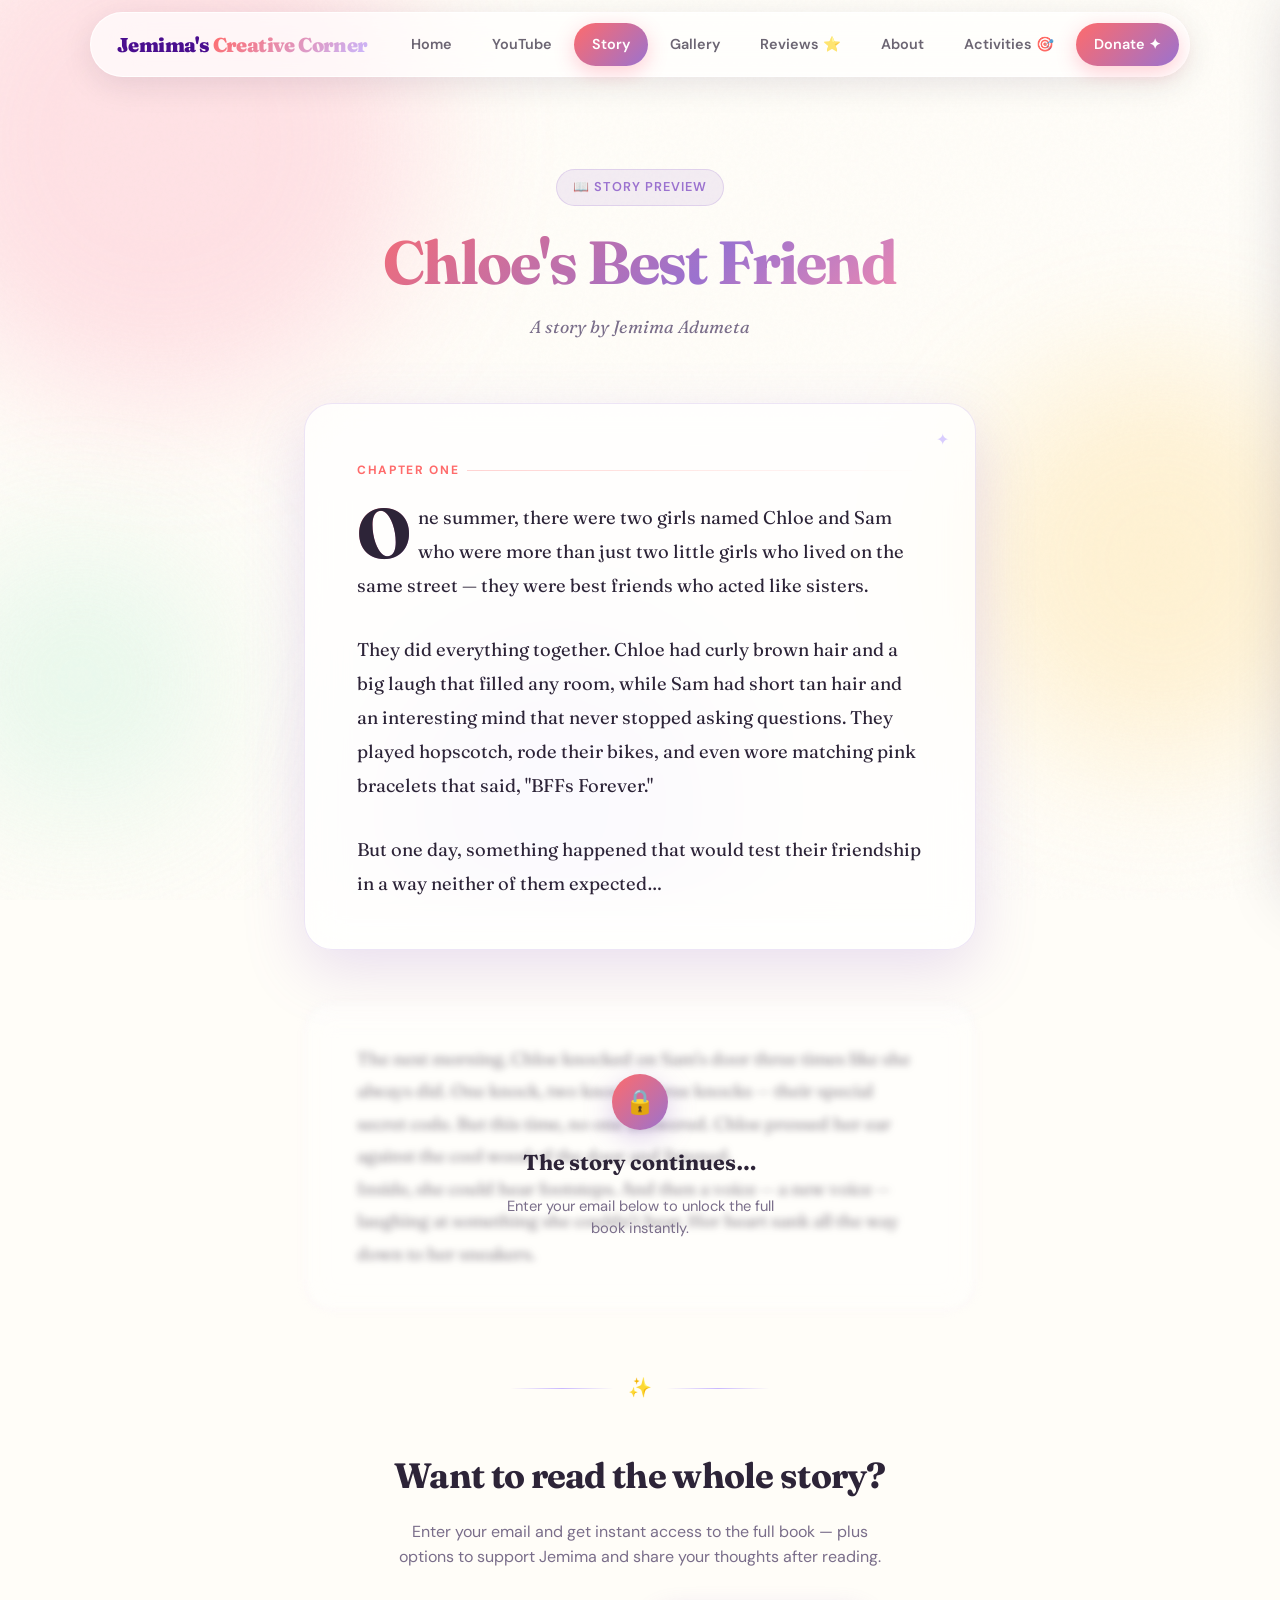
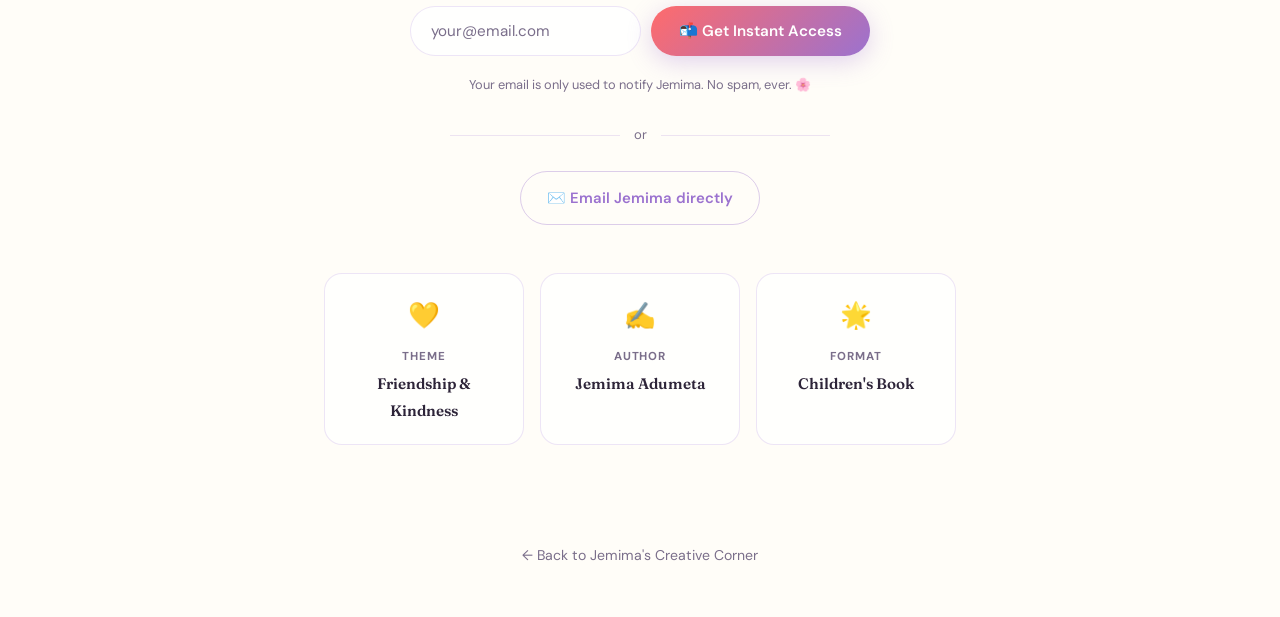
<file: story.html>
<!DOCTYPE html>
<html lang="en">
<head>
<meta charset="UTF-8">
<meta name="viewport" content="width=device-width, initial-scale=1.0">
<title>Story Preview – Chloe's Best Friend | Jemima's Creative Corner</title>
<meta name="description" content="Read a preview of Chloe's Best Friend, a heartwarming children's story by Jemima Adumeta about friendship, kindness, and growing up together.">
<link rel="preconnect" href="https://fonts.googleapis.com">
<link rel="preconnect" href="https://fonts.gstatic.com" crossorigin>
<link href="https://fonts.googleapis.com/css2?family=Fraunces:ital,opsz,wght@0,9..144,300;0,9..144,400;0,9..144,600;0,9..144,700;1,9..144,400;1,9..144,600&family=DM+Sans:ital,wght@0,300;0,400;0,500;0,600;1,400&display=swap" rel="stylesheet">

<style>
  :root {
    --coral: #ff6b6b;
    --peach: #ffa07a;
    --gold: #ffd166;
    --mint: #a8edca;
    --lavender: #c9b8ff;
    --purple: #9b72cf;
    --purple-deep: #4a0e8f;
    --pink: #ff8fab;
    --bg: #fffdf8;
    --surface: rgba(255,255,255,0.72);
    --text: #2d2438;
    --muted: #7a6e8a;
    --border: rgba(155,114,207,0.18);
    --grad-btn: linear-gradient(135deg, var(--coral), var(--purple));
    --r-pill: 100px;
    --shadow-lg: 0 20px 60px rgba(155,114,207,0.22);
    --ease-out: cubic-bezier(.22,1,.36,1);
  }

  *, *::before, *::after { box-sizing: border-box; margin: 0; padding: 0; }
  html { scroll-behavior: smooth; }

  body {
    font-family: 'DM Sans', sans-serif;
    background: var(--bg);
    color: var(--text);
    line-height: 1.75;
    overflow-x: hidden;
    min-height: 100vh;
    -webkit-font-smoothing: antialiased;
  }

  a { text-decoration: none; color: inherit; }

  body::before {
    content: '';
    position: fixed;
    inset: 0;
    background-image: url("data:image/svg+xml,%3Csvg viewBox='0 0 256 256' xmlns='http://www.w3.org/2000/svg'%3E%3Cfilter id='noise'%3E%3CfeTurbulence type='fractalNoise' baseFrequency='0.9' numOctaves='4' stitchTiles='stitch'/%3E%3C/filter%3E%3Crect width='100%25' height='100%25' filter='url(%23noise)' opacity='0.035'/%3E%3C/svg%3E");
    pointer-events: none;
    z-index: 0;
    opacity: 0.6;
  }

  .blobs { position: fixed; inset: 0; overflow: hidden; pointer-events: none; z-index: 0; }
  .blob {
    position: absolute;
    border-radius: 50%;
    filter: blur(70px);
    opacity: 0.25;
    animation: drift 18s ease-in-out infinite alternate;
  }
  .blob-1 { width: 520px; height: 520px; background: var(--pink); top: -120px; left: -100px; animation-duration: 22s; }
  .blob-2 { width: 400px; height: 400px; background: var(--gold); top: 40%; right: -80px; animation-duration: 17s; animation-delay: -6s; }
  .blob-3 { width: 350px; height: 350px; background: var(--lavender); bottom: -80px; left: 30%; animation-duration: 25s; animation-delay: -12s; }
  .blob-4 { width: 280px; height: 280px; background: var(--mint); top: 60%; left: -60px; animation-duration: 20s; animation-delay: -3s; }

  @keyframes drift {
    from { transform: translate(0, 0) scale(1); }
    to   { transform: translate(40px, 30px) scale(1.08); }
  }

  .site-header { position: sticky; top: 0; z-index: 200; }

  .header-inner {
    margin: 12px auto;
    width: min(1100px, 92%);
    background: rgba(255,255,255,.72);
    backdrop-filter: blur(24px) saturate(180%);
    -webkit-backdrop-filter: blur(24px) saturate(180%);
    border: 1px solid rgba(255,255,255,.8);
    border-radius: 999px;
    padding: 10px 10px 10px 26px;
    display: flex;
    justify-content: space-between;
    align-items: center;
    box-shadow: 0 8px 32px rgba(26,10,46,.10);
    gap: 16px;
  }

  .logo {
    font-family: 'Fraunces', serif;
    font-weight: 900;
    font-size: 1.25rem;
    color: var(--purple-deep);
    letter-spacing: -.03em;
    white-space: nowrap;
    flex-shrink: 0;
  }

  .logo span {
    background: linear-gradient(135deg, var(--coral), var(--lavender));
    -webkit-background-clip: text;
    -webkit-text-fill-color: transparent;
    background-clip: text;
  }

  .desktop-nav {
    display: flex;
    align-items: center;
    gap: 4px;
    flex-wrap: wrap;
  }

  .desktop-nav a {
    font-size: .9rem;
    font-weight: 600;
    color: var(--text);
    padding: 9px 18px;
    border-radius: 999px;
    transition: background .2s, color .2s;
    opacity: .7;
  }

  .desktop-nav a:hover {
    background: rgba(155,114,207,.08);
    color: var(--purple);
    opacity: 1;
  }

  .nav-active {
    background: linear-gradient(135deg, var(--coral), var(--purple)) !important;
    color: white !important;
    opacity: 1 !important;
    box-shadow: 0 6px 20px rgba(255,77,109,.28);
  }

  .nav-donate {
    background: linear-gradient(135deg, var(--coral), var(--purple));
    color: white !important;
    opacity: 1 !important;
    box-shadow: 0 6px 20px rgba(255,77,109,.28);
  }

  .hamburger {
    display: none;
    flex-direction: column;
    gap: 5px;
    background: none;
    border: none;
    cursor: pointer;
    padding: 8px;
    border-radius: 12px;
    transition: background .2s;
  }

  .hamburger:hover { background: rgba(155,114,207,.08); }

  .hamburger span {
    display: block;
    width: 22px;
    height: 2px;
    background: var(--text);
    border-radius: 999px;
    transition: transform .3s var(--ease-out), opacity .3s, width .3s;
  }

  .hamburger.open span:nth-child(1) { transform: translateY(7px) rotate(45deg); }
  .hamburger.open span:nth-child(2) { opacity: 0; width: 0; }
  .hamburger.open span:nth-child(3) { transform: translateY(-7px) rotate(-45deg); }

  .mobile-drawer {
    position: fixed;
    top: 0; right: 0; bottom: 0;
    width: min(320px, 85vw);
    background: white;
    z-index: 300;
    transform: translateX(110%);
    transition: transform .4s var(--ease-out);
    box-shadow: -20px 0 60px rgba(26,10,46,.18);
    display: flex;
    flex-direction: column;
    padding: 80px 28px 40px;
    gap: 8px;
    overflow-y: auto;
  }

  .mobile-drawer.open { transform: translateX(0); }

  .drawer-overlay {
    position: fixed;
    inset: 0;
    background: rgba(26,10,46,.4);
    backdrop-filter: blur(4px);
    z-index: 299;
    opacity: 0;
    pointer-events: none;
    transition: opacity .3s;
  }

  .drawer-overlay.open {
    opacity: 1;
    pointer-events: all;
  }

  .drawer-close {
    position: absolute;
    top: 20px;
    right: 20px;
    width: 38px;
    height: 38px;
    border-radius: 50%;
    border: none;
    background: #fef9f0;
    cursor: pointer;
    font-size: 1rem;
    display: flex;
    align-items: center;
    justify-content: center;
    transition: background .2s, transform .2s;
  }

  .drawer-close:hover {
    background: #ffe4ef;
    transform: scale(1.1);
  }

  .drawer-logo {
    font-family: 'Fraunces', serif;
    font-weight: 900;
    font-size: 1.1rem;
    color: var(--purple-deep);
    letter-spacing: -.03em;
    margin-bottom: 20px;
  }

  .drawer-logo span {
    background: linear-gradient(135deg, var(--coral), var(--lavender));
    -webkit-background-clip: text;
    -webkit-text-fill-color: transparent;
    background-clip: text;
  }

  .mobile-drawer a {
    display: flex;
    align-items: center;
    gap: 12px;
    font-size: 1.05rem;
    font-weight: 600;
    color: var(--text);
    padding: 14px 16px;
    border-radius: 16px;
    transition: background .2s, color .2s;
  }

  .mobile-drawer a:hover { background: rgba(155,114,207,.07); color: var(--purple); }
  .mobile-drawer .nav-active { background: linear-gradient(135deg, var(--coral), var(--purple)); color: white; }
  .mobile-drawer .nav-active:hover { color: white; }

  .drawer-link-icon { font-size: 1.1rem; width: 24px; text-align: center; }

  .drawer-donate {
    margin-top: 12px;
    background: linear-gradient(135deg, var(--coral), var(--purple)) !important;
    color: white !important;
    box-shadow: 0 10px 26px rgba(255,77,109,.28);
  }

  .page {
    position: relative;
    z-index: 1;
  }

  .hero {
    text-align: center;
    padding: 80px 24px 60px;
    max-width: 680px;
    margin: 0 auto;
  }

  .hero-badge {
    display: inline-flex;
    align-items: center;
    gap: 6px;
    font-size: 0.8rem;
    font-weight: 600;
    letter-spacing: 0.08em;
    text-transform: uppercase;
    color: var(--purple);
    background: rgba(155,114,207,0.12);
    border: 1px solid rgba(155,114,207,0.22);
    border-radius: var(--r-pill);
    padding: 6px 16px;
    margin-bottom: 24px;
    animation: fadeUp 0.6s ease both;
  }

  .hero h1 {
    font-family: 'Fraunces', serif;
    font-size: clamp(2.4rem, 6vw, 3.8rem);
    font-weight: 700;
    line-height: 1.1;
    letter-spacing: -0.03em;
    background: linear-gradient(135deg, #ff6b6b 0%, #9b72cf 60%, #ff8fab 100%);
    -webkit-background-clip: text;
    -webkit-text-fill-color: transparent;
    background-clip: text;
    margin-bottom: 16px;
    animation: fadeUp 0.6s 0.1s ease both;
  }

  .hero-byline {
    font-family: 'Fraunces', serif;
    font-style: italic;
    font-size: 1.1rem;
    color: var(--muted);
    animation: fadeUp 0.6s 0.2s ease both;
  }

  .divider {
    display: flex;
    align-items: center;
    gap: 14px;
    margin: 40px auto;
    max-width: 260px;
  }

  .divider-line { flex: 1; height: 1px; background: linear-gradient(90deg, transparent, var(--lavender), transparent); }
  .divider-icon { font-size: 1.2rem; }

  .story-card {
    max-width: 720px;
    margin: 0 auto 60px;
    padding: 0 24px;
  }

  .story-inner {
    background: var(--surface);
    backdrop-filter: blur(20px);
    -webkit-backdrop-filter: blur(20px);
    border: 1px solid var(--border);
    border-radius: 28px;
    padding: 56px 52px 48px;
    box-shadow: var(--shadow-lg);
    position: relative;
    overflow: hidden;
    animation: fadeUp 0.7s 0.3s ease both;
  }

  .story-inner::before {
    content: '✦';
    position: absolute;
    top: 22px;
    right: 26px;
    font-size: 1rem;
    color: var(--lavender);
    opacity: 0.7;
  }

  .chapter-label {
    font-size: 0.75rem;
    font-weight: 700;
    letter-spacing: 0.14em;
    text-transform: uppercase;
    color: var(--coral);
    margin-bottom: 20px;
    display: flex;
    align-items: center;
    gap: 8px;
  }

  .chapter-label::after {
    content: '';
    flex: 1;
    height: 1px;
    background: linear-gradient(90deg, var(--coral) 0%, transparent 100%);
    opacity: 0.3;
  }

  .story-text {
    font-family: 'Fraunces', serif;
    font-size: 1.15rem;
    line-height: 1.85;
    color: var(--text);
  }

  .story-text p { margin-bottom: 1.6em; }
  .story-text p:last-child { margin-bottom: 0; }

  .story-text .drop-cap::first-letter {
    font-size: 3.8em;
    font-weight: 700;
    float: left;
    line-height: 0.82;
    margin: 0.06em 0.1em 0 0;
    background: var(--grad-btn);
    -webkit-background-clip: text;
    -webkit-text-fill-color: transparent;
    background-clip: text;
  }

  .locked-preview {
    max-width: 720px;
    margin: 0 auto;
    padding: 0 24px;
    position: relative;
  }

  .locked-block {
    background: var(--surface);
    backdrop-filter: blur(14px);
    -webkit-backdrop-filter: blur(14px);
    border: 1px solid var(--border);
    border-radius: 28px;
    padding: 40px 52px;
    filter: blur(3.5px);
    user-select: none;
    pointer-events: none;
    opacity: 0.55;
    font-family: 'Fraunces', serif;
    font-size: 1.1rem;
    line-height: 1.85;
  }

  .locked-overlay {
    position: absolute;
    inset: 0;
    display: flex;
    flex-direction: column;
    align-items: center;
    justify-content: center;
    gap: 14px;
    z-index: 10;
    border-radius: 28px;
    padding: 24px;
  }

  .lock-badge {
    width: 56px;
    height: 56px;
    background: var(--grad-btn);
    border-radius: 50%;
    display: flex;
    align-items: center;
    justify-content: center;
    font-size: 1.5rem;
    box-shadow: 0 8px 28px rgba(155,114,207,0.35);
  }

  .lock-label {
    font-family: 'Fraunces', serif;
    font-size: 1.35rem;
    font-weight: 700;
    color: var(--text);
    text-align: center;
  }

  .lock-sub {
    font-size: 0.92rem;
    color: var(--muted);
    text-align: center;
    max-width: 300px;
    line-height: 1.5;
  }

  /* ── CTA Section ── */
  .cta-section {
    max-width: 680px;
    margin: 60px auto 0;
    padding: 0 24px 80px;
    text-align: center;
    animation: fadeUp 0.7s 0.5s ease both;
  }

  .cta-heading {
    font-family: 'Fraunces', serif;
    font-size: clamp(1.6rem, 4vw, 2.2rem);
    font-weight: 700;
    letter-spacing: -0.02em;
    color: var(--text);
    margin-bottom: 12px;
  }

  .cta-sub {
    font-size: 1rem;
    color: var(--muted);
    max-width: 500px;
    margin: 0 auto 36px;
    line-height: 1.6;
  }

  /* ── Form ── */
  .request-form {
    display: flex;
    gap: 10px;
    max-width: 460px;
    margin: 0 auto 18px;
    flex-wrap: wrap;
    justify-content: center;
  }

  .request-form input[type="email"] {
    flex: 1;
    min-width: 220px;
    padding: 14px 20px;
    border: 1.5px solid var(--border);
    border-radius: var(--r-pill);
    background: rgba(255,255,255,0.85);
    font-family: 'DM Sans', sans-serif;
    font-size: 0.95rem;
    color: var(--text);
    outline: none;
    transition: border-color 0.2s, box-shadow 0.2s;
  }

  .request-form input[type="email"]:focus {
    border-color: var(--purple);
    box-shadow: 0 0 0 3px rgba(155,114,207,0.15);
  }

  .request-form input[type="email"]::placeholder { color: var(--muted); }

  .btn-primary {
    display: inline-flex;
    align-items: center;
    gap: 8px;
    padding: 14px 28px;
    background: var(--grad-btn);
    color: white;
    font-family: 'DM Sans', sans-serif;
    font-weight: 600;
    font-size: 0.95rem;
    border: none;
    border-radius: var(--r-pill);
    cursor: pointer;
    transition: transform 0.2s, box-shadow 0.2s, opacity 0.2s;
    box-shadow: 0 6px 24px rgba(155,114,207,0.3);
    white-space: nowrap;
  }

  .btn-primary:hover {
    transform: translateY(-2px);
    box-shadow: 0 10px 32px rgba(155,114,207,0.4);
  }

  .btn-primary:active { transform: translateY(0); }
  .btn-primary:disabled { opacity: 0.65; cursor: not-allowed; transform: none; }

  .btn-secondary {
    display: inline-flex;
    align-items: center;
    gap: 8px;
    padding: 13px 26px;
    background: transparent;
    color: var(--purple);
    font-family: 'DM Sans', sans-serif;
    font-weight: 600;
    font-size: 0.93rem;
    border: 1.5px solid rgba(155,114,207,0.35);
    border-radius: var(--r-pill);
    cursor: pointer;
    transition: all 0.2s;
    text-decoration: none;
  }

  .btn-secondary:hover {
    background: rgba(155,114,207,0.08);
    border-color: var(--purple);
  }

  .form-note {
    font-size: 0.8rem;
    color: var(--muted);
    margin-bottom: 28px;
  }

  .or-row {
    display: flex;
    align-items: center;
    gap: 14px;
    max-width: 380px;
    margin: 0 auto 24px;
    color: var(--muted);
    font-size: 0.82rem;
  }

  .or-row span {
    flex: 1;
    height: 1px;
    background: var(--border);
    display: block;
  }

  /* ── SUCCESS PANEL (revealed after submit) ── */
  .success-panel {
    display: none;
    flex-direction: column;
    align-items: center;
    gap: 20px;
    background: var(--surface);
    backdrop-filter: blur(20px);
    -webkit-backdrop-filter: blur(20px);
    border: 1px solid var(--border);
    border-radius: 28px;
    padding: 44px 40px;
    box-shadow: var(--shadow-lg);
    max-width: 560px;
    margin: 0 auto 32px;
    animation: fadeUp 0.5s ease both;
  }

  .success-panel.visible { display: flex; }

  .success-icon {
    width: 68px;
    height: 68px;
    background: linear-gradient(135deg, #a8edca, #9b72cf);
    border-radius: 50%;
    display: flex;
    align-items: center;
    justify-content: center;
    font-size: 1.9rem;
    box-shadow: 0 8px 28px rgba(155,114,207,0.28);
    flex-shrink: 0;
  }

  .success-heading {
    font-family: 'Fraunces', serif;
    font-size: 1.5rem;
    font-weight: 700;
    color: var(--text);
    text-align: center;
  }

  .success-sub {
    font-size: 0.95rem;
    color: var(--muted);
    text-align: center;
    line-height: 1.6;
    max-width: 400px;
  }

  /* The big READ NOW button */
  .btn-read-now {
    display: inline-flex;
    align-items: center;
    gap: 10px;
    padding: 16px 36px;
    background: var(--grad-btn);
    color: white;
    font-family: 'Fraunces', serif;
    font-weight: 700;
    font-size: 1.1rem;
    border-radius: var(--r-pill);
    text-decoration: none;
    box-shadow: 0 10px 32px rgba(155,114,207,0.38);
    transition: transform 0.2s, box-shadow 0.2s;
    letter-spacing: -0.01em;
  }

  .btn-read-now:hover {
    transform: translateY(-3px);
    box-shadow: 0 16px 40px rgba(155,114,207,0.46);
  }

  .success-actions {
    display: flex;
    gap: 12px;
    flex-wrap: wrap;
    justify-content: center;
  }

  .btn-after {
    display: inline-flex;
    align-items: center;
    gap: 7px;
    padding: 11px 22px;
    background: transparent;
    color: var(--purple);
    font-family: 'DM Sans', sans-serif;
    font-weight: 600;
    font-size: 0.88rem;
    border: 1.5px solid rgba(155,114,207,0.32);
    border-radius: var(--r-pill);
    text-decoration: none;
    transition: all 0.2s;
  }

  .btn-after:hover {
    background: rgba(155,114,207,0.08);
    border-color: var(--purple);
  }

  /* ── Info cards ── */
  .info-row {
    display: flex;
    gap: 16px;
    justify-content: center;
    flex-wrap: wrap;
    margin-top: 48px;
    max-width: 640px;
    margin-left: auto;
    margin-right: auto;
  }

  .info-card {
    flex: 1;
    min-width: 160px;
    max-width: 200px;
    background: var(--surface);
    backdrop-filter: blur(14px);
    -webkit-backdrop-filter: blur(14px);
    border: 1px solid var(--border);
    border-radius: 18px;
    padding: 20px 18px;
    text-align: center;
  }

  .info-icon { font-size: 1.6rem; margin-bottom: 8px; }
  .info-label { font-size: 0.72rem; font-weight: 700; letter-spacing: 0.08em; text-transform: uppercase; color: var(--muted); margin-bottom: 4px; }
  .info-value { font-family: 'Fraunces', serif; font-size: 0.95rem; font-weight: 600; color: var(--text); }

  .back-row {
    text-align: center;
    padding: 16px 24px 48px;
  }

  .back-link {
    display: inline-flex;
    align-items: center;
    gap: 6px;
    color: var(--muted);
    font-size: 0.88rem;
    transition: color 0.2s;
  }

  .back-link:hover { color: var(--purple); }

  @keyframes fadeUp {
    from { opacity: 0; transform: translateY(24px); }
    to   { opacity: 1; transform: translateY(0); }
  }

  .reveal {
    opacity: 0;
    transform: translateY(28px);
    transition: opacity 0.6s ease, transform 0.6s ease;
  }

  .reveal.visible { opacity: 1; transform: none; }

  @media (max-width: 860px) {
    .story-inner { padding: 36px 28px 32px; }
    .locked-block { padding: 28px 28px; }
    .success-panel { padding: 36px 28px; }
  }

  @media (max-width: 640px) {
    .desktop-nav { display: none; }
    .hamburger { display: flex; }
    .header-inner { border-radius: 20px; padding: 12px 12px 12px 20px; }
    .story-inner { padding: 36px 26px 32px; }
    .locked-block { padding: 28px 26px; }
    .info-card { min-width: 130px; }
    .request-form { flex-direction: column; align-items: stretch; }
    .request-form input[type="email"] { min-width: unset; }
    .success-panel { padding: 32px 22px; }
    .btn-read-now { font-size: 1rem; padding: 14px 28px; }
  }
</style>
</head>
<body>

<div class="blobs">
  <div class="blob blob-1"></div>
  <div class="blob blob-2"></div>
  <div class="blob blob-3"></div>
  <div class="blob blob-4"></div>
</div>

<div class="drawer-overlay" id="drawerOverlay" onclick="closeDrawer()"></div>

<div class="mobile-drawer" id="mobileDrawer">
  <button class="drawer-close" onclick="closeDrawer()">✕</button>
  <div class="drawer-logo">Jemima's <span>Creative Corner</span></div>
  <a href="index.html"><span class="drawer-link-icon">🏠</span> Home</a>
  <a href="youtube.html"><span class="drawer-link-icon">▶️</span> YouTube</a>
  <a href="story.html" class="nav-active"><span class="drawer-link-icon">📖</span> Story</a>
  <a href="gallery.html"><span class="drawer-link-icon">🎨</span> Gallery</a>
  <a href="reviews.html"><span class="drawer-link-icon">⭐</span> Reviews</a>
  <a href="about.html"><span class="drawer-link-icon">👩‍🎨</span> About</a>
  <a href="activities.html"><span class="drawer-link-icon">🎯</span> Activities</a>
  <a href="donate.html" class="drawer-donate"><span class="drawer-link-icon">💛</span> Donate ✦</a>
</div>

<header class="site-header">
  <div class="header-inner">
    <div class="logo">Jemima's <span>Creative Corner</span></div>
    <nav class="desktop-nav">
      <a href="index.html">Home</a>
      <a href="youtube.html">YouTube</a>
      <a href="story.html" class="nav-active">Story</a>
      <a href="gallery.html">Gallery</a>
      <a href="reviews.html">Reviews ⭐</a>
      <a href="about.html">About</a>
      <a href="activities.html">Activities 🎯</a>
      <a href="donate.html" class="nav-donate">Donate ✦</a>
    </nav>
    <button class="hamburger" id="hamburger" onclick="toggleDrawer()" aria-label="Open menu">
      <span></span><span></span><span></span>
    </button>
  </div>
</header>

<div class="page">
  <header class="hero">
    <div class="hero-badge">📖 Story Preview</div>
    <h1>Chloe's Best Friend</h1>
    <p class="hero-byline">A story by Jemima Adumeta</p>
  </header>

  <section class="story-card">
    <div class="story-inner reveal">
      <div class="chapter-label">Chapter One</div>
      <div class="story-text">
        <p class="drop-cap">One summer, there were two girls named Chloe and Sam who were more than just two little girls who lived on the same street — they were best friends who acted like sisters.</p>
        <p>They did everything together. Chloe had curly brown hair and a big laugh that filled any room, while Sam had short tan hair and an interesting mind that never stopped asking questions. They played hopscotch, rode their bikes, and even wore matching pink bracelets that said, "BFFs Forever."</p>
        <p>But one day, something happened that would test their friendship in a way neither of them expected…</p>
      </div>
    </div>
  </section>

  <div class="locked-preview reveal" id="lockedPreview" style="margin-top: -8px;">
    <div class="locked-block" aria-hidden="true">
      <p>The next morning, Chloe knocked on Sam's door three times like she always did. One knock, two knocks, three knocks — their special secret code. But this time, no one answered. Chloe pressed her ear against the cool wood of the door and listened.</p>
      <p>Inside, she could hear footsteps. And then a voice — a new voice — laughing at something she couldn't hear. Her heart sank all the way down to her sneakers.</p>
    </div>
    <div class="locked-overlay">
      <div class="lock-badge">🔒</div>
      <p class="lock-label">The story continues…</p>
      <p class="lock-sub">Enter your email below to unlock the full book instantly.</p>
    </div>
  </div>

  <section class="cta-section reveal" id="ctaSection">
    <div class="divider">
      <div class="divider-line"></div>
      <div class="divider-icon">✨</div>
      <div class="divider-line"></div>
    </div>

    <h2 class="cta-heading">Want to read the whole story?</h2>
    <p class="cta-sub">Enter your email and get instant access to the full book — plus options to support Jemima and share your thoughts after reading.</p>

    <!-- SUCCESS PANEL — shown after submission -->
    <div class="success-panel" id="successPanel">
      <div class="success-icon">🎉</div>
      <p class="success-heading">You're all set!</p>
      <p class="success-sub">Thank you for your interest in <em>Chloe's Best Friend</em>. Tap below to start reading the full story right now.</p>
      <a href="story-full.html" class="btn-read-now" target="_blank" rel="noopener">📖 Read the Full Story</a>
      <div class="success-actions">
        <a href="donate.html" class="btn-after">💛 Support Jemima</a>
        <a href="reviews.html" class="btn-after">⭐ Leave a Review</a>
      </div>
    </div>

    <!-- FORM — hidden after submission -->
    <div id="formWrapper">
      <form class="request-form" id="requestForm">
        <input
          type="email"
          id="emailInput"
          name="email"
          placeholder="your@email.com"
          required
          autocomplete="email"
          aria-label="Your email address"
        >
        <button type="submit" class="btn-primary" id="submitBtn">
          📬 Get Instant Access
        </button>
      </form>

      <p class="form-note">Your email is only used to notify Jemima. No spam, ever. 🌸</p>

      <div class="or-row"><span></span>or<span></span></div>

      <a href="mailto:jemimaadumeta@gmail.com?subject=Book%20Request%20%E2%80%93%20Chloe%27s%20Best%20Friend&body=Hi%20Jemima%2C%0A%0AI%20would%20love%20to%20read%20Chloe%27s%20Best%20Friend.%20Please%20send%20me%20the%20link%20to%20access%20the%20book.%0A%0AThank%20you!" class="btn-secondary">
        ✉️ Email Jemima directly
      </a>
    </div>

    <div class="info-row">
      <div class="info-card">
        <div class="info-icon">💛</div>
        <div class="info-label">Theme</div>
        <div class="info-value">Friendship &amp; Kindness</div>
      </div>
      <div class="info-card">
        <div class="info-icon">✍️</div>
        <div class="info-label">Author</div>
        <div class="info-value">Jemima Adumeta</div>
      </div>
      <div class="info-card">
        <div class="info-icon">🌟</div>
        <div class="info-label">Format</div>
        <div class="info-value">Children's Book</div>
      </div>
    </div>
  </section>

  <div class="back-row">
    <a class="back-link" href="index.html">← Back to Jemima's Creative Corner</a>
  </div>
</div>

<script>
  /* ── Drawer ── */
  function toggleDrawer() {
    const open = document.getElementById('mobileDrawer').classList.toggle('open');
    document.getElementById('drawerOverlay').classList.toggle('open', open);
    document.getElementById('hamburger').classList.toggle('open', open);
    document.body.style.overflow = open ? 'hidden' : '';
  }

  function closeDrawer() {
    document.getElementById('mobileDrawer').classList.remove('open');
    document.getElementById('drawerOverlay').classList.remove('open');
    document.getElementById('hamburger').classList.remove('open');
    document.body.style.overflow = '';
  }

  document.addEventListener('keydown', function (e) {
    if (e.key === 'Escape') closeDrawer();
  });

  /* ── Scroll reveal ── */
  const revealEls = document.querySelectorAll('.reveal');
  const observer = new IntersectionObserver(
    function (entries) {
      entries.forEach(function (entry) {
        if (entry.isIntersecting) {
          entry.target.classList.add('visible');
          observer.unobserve(entry.target);
        }
      });
    },
    { threshold: 0.12 }
  );
  revealEls.forEach(function (el) { observer.observe(el); });

  /* ── Form submission ──
     1. Notify Jemima via FormSubmit (fire-and-forget, no redirect)
     2. Immediately show the success panel with the full story link
  ── */
  document.getElementById('requestForm').addEventListener('submit', async function (e) {
    e.preventDefault();

    const email    = document.getElementById('emailInput').value.trim();
    const btn      = document.getElementById('submitBtn');

    btn.disabled   = true;
    btn.textContent = '⏳ Just a moment…';

    // Send notification to Jemima via FormSubmit AJAX mode
    try {
      await fetch('https://formsubmit.co/ajax/jemimaadumeta@gmail.com', {
        method: 'POST',
        headers: { 'Content-Type': 'application/json', 'Accept': 'application/json' },
        body: JSON.stringify({
          email:    email,
          _subject: 'New Book Request – Chloe\'s Best Friend',
          message:  'Someone requested the book. Their email: ' + email
        })
      });
    } catch (_) {
      // Silently ignore network errors — the reader still gets access
    }

    // Reveal the success panel and hide the form
    document.getElementById('formWrapper').style.display   = 'none';
    document.getElementById('successPanel').classList.add('visible');

    // Scroll the success panel into view smoothly
    document.getElementById('successPanel').scrollIntoView({ behavior: 'smooth', block: 'center' });
  });
</script>

</body>
</html>
</file>
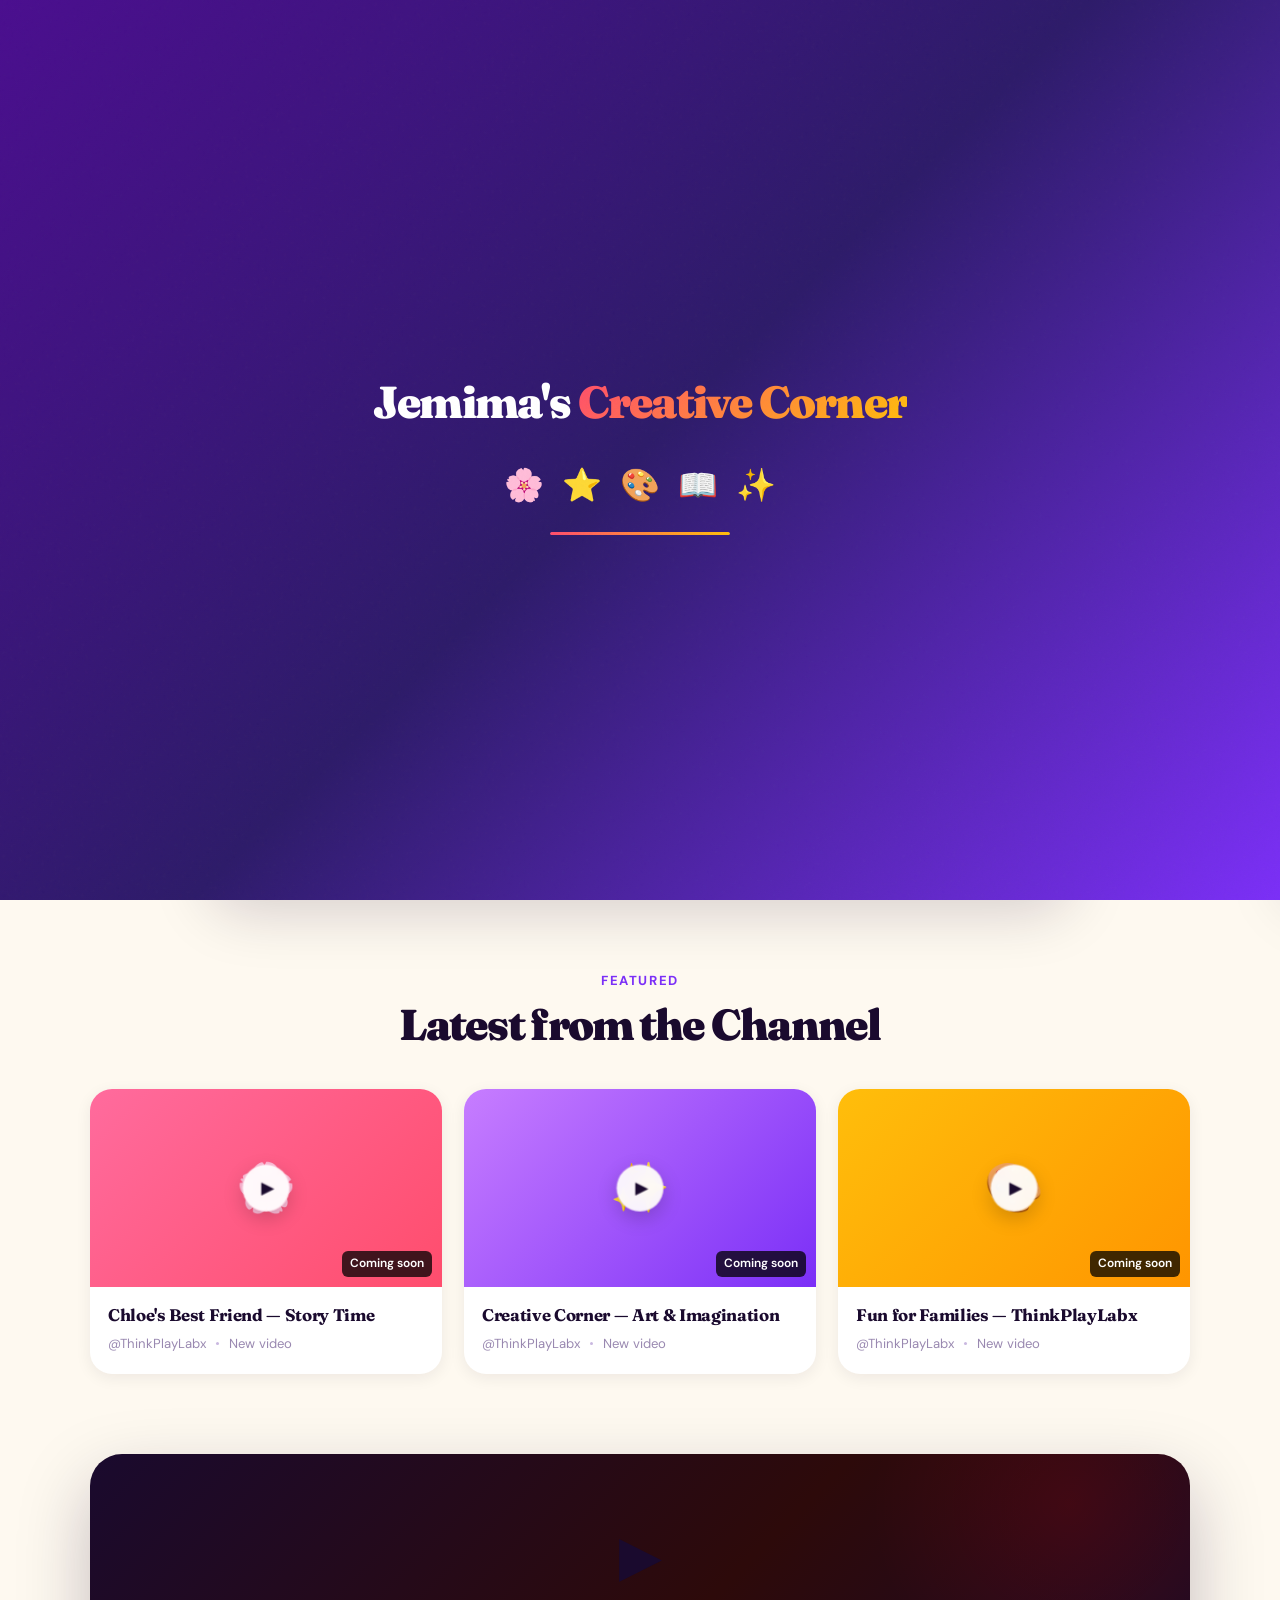
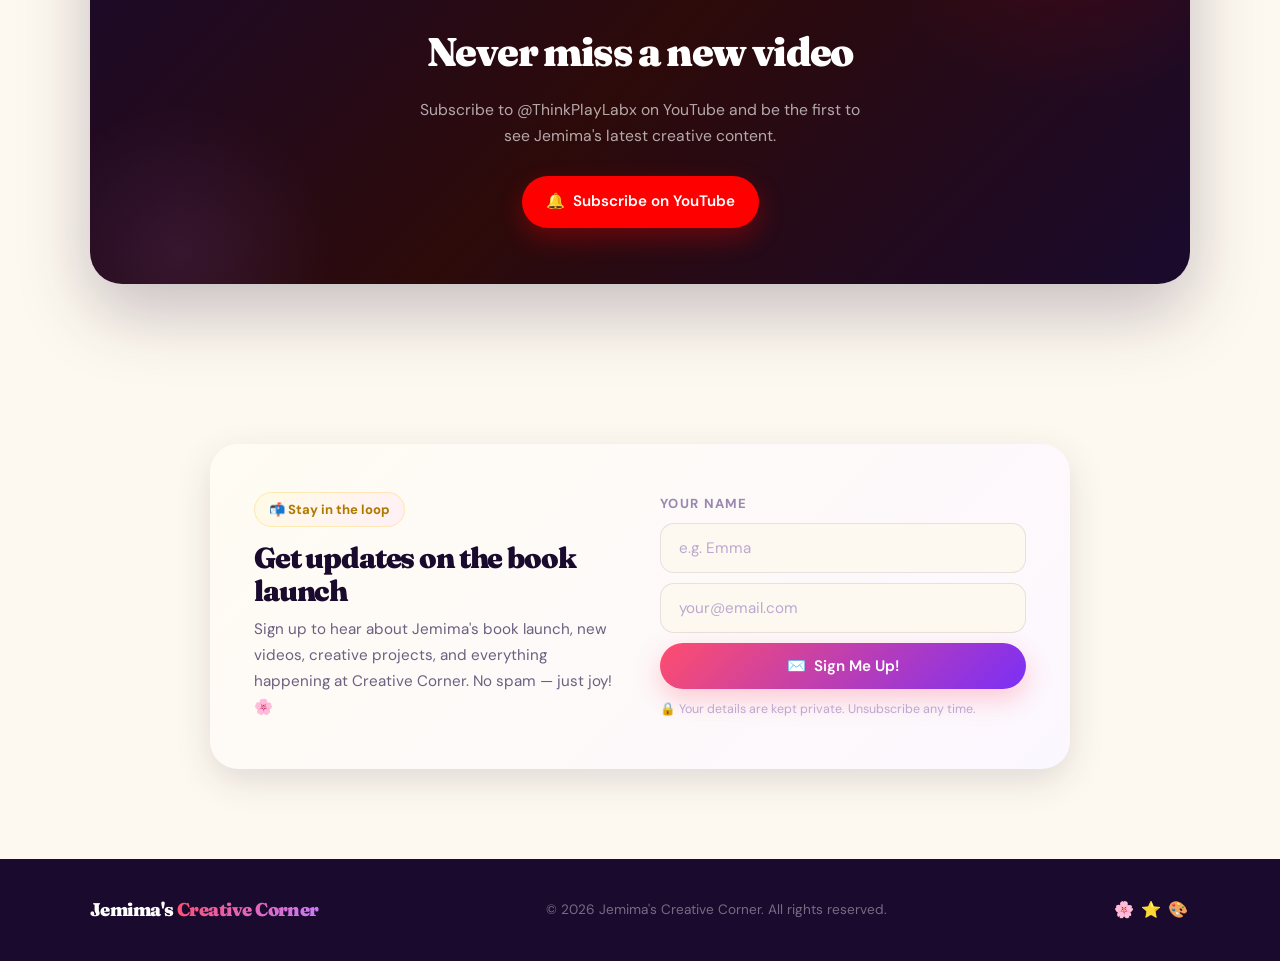
<file: youtube.html>
<!DOCTYPE html>
<html lang="en">
<head>
  <meta charset="UTF-8" />
  <meta name="viewport" content="width=device-width, initial-scale=1.0" />
  <title>YouTube · Jemima's Creative Corner</title>
  <link rel="preconnect" href="https://fonts.googleapis.com">
  <link rel="preconnect" href="https://fonts.gstatic.com" crossorigin>
  <link href="https://fonts.googleapis.com/css2?family=Fraunces:ital,wght@0,300;0,400;0,700;0,900;1,700&family=DM+Sans:wght@300;400;500;600&display=swap" rel="stylesheet">
  <style>
    /* ── TOKENS ──────────────────────────────────────── */
    :root {
      --ink:         #1a0a2e;
      --cream:       #fef9f0;
      --coral:       #ff4d6d;
      --sun:         #ffbe0b;
      --mint:        #06d6a0;
      --lavender:    #c77dff;
      --purple:      #7b2ff7;
      --purple-deep: #4a0e8f;
      --yt-red:      #ff0000;
      --shadow-sm:   0 4px 16px rgba(26,10,46,.07);
      --shadow-md:   0 12px 36px rgba(26,10,46,.13);
      --shadow-lg:   0 24px 60px rgba(26,10,46,.18);
      --ease-bounce: cubic-bezier(.34,1.56,.64,1);
      --ease-out:    cubic-bezier(.22,1,.36,1);
    }

    *, *::before, *::after { box-sizing: border-box; margin: 0; padding: 0; }
    html { scroll-behavior: smooth; }

    body {
      font-family: 'DM Sans', sans-serif;
      background: var(--cream);
      color: var(--ink);
      line-height: 1.65;
      overflow-x: hidden;
      -webkit-font-smoothing: antialiased;
    }

    a { text-decoration: none; color: inherit; }

    /* noise */
    body::before {
      content: '';
      position: fixed; inset: 0;
      background-image: url("data:image/svg+xml,%3Csvg viewBox='0 0 256 256' xmlns='http://www.w3.org/2000/svg'%3E%3Cfilter id='n'%3E%3CfeTurbulence type='fractalNoise' baseFrequency='0.9' numOctaves='4' stitchTiles='stitch'/%3E%3C/filter%3E%3Crect width='100%25' height='100%25' filter='url(%23n)' opacity='0.04'/%3E%3C/svg%3E");
      pointer-events: none; z-index: 9999; opacity: .5;
    }

    .wrap { width: min(1100px, 92%); margin: auto; }

    /* ── SPLASH SCREEN ───────────────────────────────── */
    .splash {
      position: fixed; inset: 0;
      background: linear-gradient(135deg, var(--purple-deep) 0%, #2d1b69 50%, var(--purple) 100%);
      z-index: 1000;
      display: flex; flex-direction: column;
      align-items: center; justify-content: center; gap: 20px;
      transition: opacity .6s var(--ease-out), transform .6s var(--ease-out);
    }

    .splash.hide { opacity: 0; transform: scale(1.04); pointer-events: none; }

    .splash-logo {
      font-family: 'Fraunces', serif;
      font-weight: 900;
      font-size: clamp(1.8rem, 5vw, 2.8rem);
      letter-spacing: -.04em;
      color: white;
      text-align: center;
      animation: splashPop .7s var(--ease-bounce) .2s both;
    }

    .splash-logo span {
      background: linear-gradient(135deg, var(--coral), var(--sun));
      -webkit-background-clip: text;
      -webkit-text-fill-color: transparent;
      background-clip: text;
    }

    .splash-emojis {
      display: flex; gap: 18px; font-size: 2rem;
      animation: splashPop .7s var(--ease-bounce) .4s both;
    }

    .splash-emojis span { animation: floatSlow 2s ease-in-out infinite alternate; }
    .splash-emojis span:nth-child(2) { animation-delay: .3s; }
    .splash-emojis span:nth-child(3) { animation-delay: .6s; }
    .splash-emojis span:nth-child(4) { animation-delay: .9s; }
    .splash-emojis span:nth-child(5) { animation-delay: 1.2s; }

    @keyframes splashPop {
      from { opacity: 0; transform: scale(.8) translateY(20px); }
      to   { opacity: 1; transform: scale(1) translateY(0); }
    }

    @keyframes floatSlow {
      from { transform: translateY(0); }
      to   { transform: translateY(-10px); }
    }

    .splash-bar {
      width: 180px; height: 3px;
      background: rgba(255,255,255,.2);
      border-radius: 999px;
      overflow: hidden;
      animation: splashPop .7s var(--ease-bounce) .5s both;
    }

    .splash-bar-fill {
      height: 100%;
      background: linear-gradient(90deg, var(--coral), var(--sun));
      border-radius: 999px;
      animation: loadFill 1.8s var(--ease-out) .6s forwards;
    }

    @keyframes loadFill {
      from { width: 0%; }
      to   { width: 100%; }
    }

    /* ── HEADER ──────────────────────────────────────── */
    .site-header { position: sticky; top: 0; z-index: 200; }

    .header-inner {
      margin: 12px auto;
      width: min(1100px, 92%);
      background: rgba(255,255,255,.72);
      backdrop-filter: blur(24px) saturate(180%);
      border: 1px solid rgba(255,255,255,.8);
      border-radius: 999px;
      padding: 10px 10px 10px 26px;
      display: flex;
      justify-content: space-between;
      align-items: center;
      box-shadow: 0 8px 32px rgba(26,10,46,.10);
      gap: 16px;
    }

    .logo {
      font-family: 'Fraunces', serif;
      font-weight: 900; font-size: 1.25rem;
      color: var(--purple-deep); letter-spacing: -.03em;
      white-space: nowrap; flex-shrink: 0;
    }

    .logo span {
      background: linear-gradient(135deg, var(--coral), var(--lavender));
      -webkit-background-clip: text; -webkit-text-fill-color: transparent;
      background-clip: text;
    }

    /* Desktop nav */
    .desktop-nav { display: flex; align-items: center; gap: 4px; flex-wrap: wrap; }

    .desktop-nav a {
      font-size: .9rem; font-weight: 600; color: var(--ink);
      padding: 9px 18px; border-radius: 999px;
      transition: background .2s, color .2s; opacity: .7;
    }

    .desktop-nav a:hover { background: rgba(123,47,247,.08); color: var(--purple); opacity: 1; }

    .nav-active {
      background: linear-gradient(135deg, var(--coral), var(--purple)) !important;
      color: white !important; opacity: 1 !important;
      box-shadow: 0 6px 20px rgba(255,77,109,.28);
    }

    .nav-donate {
      background: linear-gradient(135deg, var(--coral), var(--purple));
      color: white !important; opacity: 1 !important;
      box-shadow: 0 6px 20px rgba(255,77,109,.28);
    }

    /* Hamburger button */
    .hamburger {
      display: none;
      flex-direction: column; gap: 5px;
      background: none; border: none; cursor: pointer;
      padding: 8px; border-radius: 12px;
      transition: background .2s;
    }

    .hamburger:hover { background: rgba(123,47,247,.08); }

    .hamburger span {
      display: block; width: 22px; height: 2px;
      background: var(--ink); border-radius: 999px;
      transition: transform .3s var(--ease-out), opacity .3s, width .3s;
    }

    .hamburger.open span:nth-child(1) { transform: translateY(7px) rotate(45deg); }
    .hamburger.open span:nth-child(2) { opacity: 0; width: 0; }
    .hamburger.open span:nth-child(3) { transform: translateY(-7px) rotate(-45deg); }

    /* Mobile drawer */
    .mobile-drawer {
      position: fixed;
      top: 0; right: 0; bottom: 0;
      width: min(320px, 85vw);
      background: white;
      z-index: 300;
      transform: translateX(110%);
      transition: transform .4s var(--ease-out);
      box-shadow: -20px 0 60px rgba(26,10,46,.18);
      display: flex; flex-direction: column;
      padding: 80px 28px 40px;
      gap: 8px;
      overflow-y: auto;
    }

    .mobile-drawer.open { transform: translateX(0); }

    .drawer-overlay {
      position: fixed; inset: 0;
      background: rgba(26,10,46,.4);
      backdrop-filter: blur(4px);
      z-index: 299;
      opacity: 0; pointer-events: none;
      transition: opacity .3s;
    }

    .drawer-overlay.open { opacity: 1; pointer-events: all; }

    .drawer-close {
      position: absolute; top: 20px; right: 20px;
      width: 38px; height: 38px;
      border-radius: 50%; border: none;
      background: var(--cream); cursor: pointer;
      font-size: 1rem; display: flex;
      align-items: center; justify-content: center;
      transition: background .2s, transform .2s;
    }

    .drawer-close:hover { background: #ffe4ef; transform: scale(1.1); }

    .drawer-logo {
      font-family: 'Fraunces', serif;
      font-weight: 900; font-size: 1.1rem;
      color: var(--purple-deep); letter-spacing: -.03em;
      margin-bottom: 20px;
    }

    .drawer-logo span {
      background: linear-gradient(135deg, var(--coral), var(--lavender));
      -webkit-background-clip: text; -webkit-text-fill-color: transparent;
      background-clip: text;
    }

    .mobile-drawer a {
      display: flex; align-items: center; gap: 12px;
      font-size: 1.05rem; font-weight: 600; color: var(--ink);
      padding: 14px 16px; border-radius: 16px;
      transition: background .2s, color .2s;
    }

    .mobile-drawer a:hover { background: rgba(123,47,247,.07); color: var(--purple); }
    .mobile-drawer .nav-active { background: linear-gradient(135deg, var(--coral), var(--purple)); color: white; }
    .mobile-drawer .nav-active:hover { color: white; }

    .drawer-link-icon { font-size: 1.1rem; width: 24px; text-align: center; }

    .drawer-donate {
      margin-top: 12px;
      background: linear-gradient(135deg, var(--coral), var(--purple)) !important;
      color: white !important;
      box-shadow: 0 10px 26px rgba(255,77,109,.28);
    }

    /* ── PAGE HERO ───────────────────────────────────── */
    .page-hero {
      padding: 80px 0 64px;
      text-align: center;
      position: relative; overflow: hidden;
    }

    .page-hero::before {
      content: '';
      position: absolute; width: 700px; height: 700px; border-radius: 50%;
      background: radial-gradient(circle, rgba(255,0,0,.08) 0%, transparent 70%);
      top: -260px; right: -140px; pointer-events: none;
      animation: blob 12s ease-in-out infinite alternate;
    }

    .page-hero::after {
      content: '';
      position: absolute; width: 520px; height: 520px; border-radius: 50%;
      background: radial-gradient(circle, rgba(199,125,255,.13) 0%, transparent 70%);
      bottom: -200px; left: -90px; pointer-events: none;
      animation: blob 15s ease-in-out infinite alternate-reverse;
    }

    @keyframes blob {
      from { transform: translate(0,0) scale(1); }
      to   { transform: translate(22px,16px) scale(1.05); }
    }

    .page-hero-inner { position: relative; z-index: 1; }

    .page-eyebrow {
      display: inline-flex; align-items: center; gap: 8px;
      background: linear-gradient(135deg, #fff5f5, #fff0f5);
      border: 1px solid rgba(255,0,0,.15);
      color: #cc0000;
      padding: 8px 18px; border-radius: 999px;
      font-size: .85rem; font-weight: 600; margin-bottom: 22px;
      box-shadow: var(--shadow-sm);
      animation: slideDown .6s var(--ease-out) both;
    }

    .page-h1 {
      font-family: 'Fraunces', serif;
      font-weight: 900;
      font-size: clamp(2.6rem, 6vw, 4.2rem);
      letter-spacing: -.04em; line-height: 1.0;
      color: var(--ink); margin-bottom: 18px;
      animation: slideDown .65s var(--ease-out) .08s both;
    }

    .page-h1 em {
      font-style: italic;
      background: linear-gradient(135deg, #ff4444, var(--lavender));
      -webkit-background-clip: text; -webkit-text-fill-color: transparent;
      background-clip: text;
    }

    .page-sub {
      font-size: 1.06rem; color: #6b6080;
      max-width: 520px; margin: 0 auto 40px;
      animation: slideDown .65s var(--ease-out) .16s both;
    }

    /* ── CHANNEL CARD ────────────────────────────────── */
    .channel-section { padding: 0 0 80px; }

    .channel-card {
      background: white;
      border-radius: 32px;
      padding: 48px 44px;
      box-shadow: var(--shadow-lg);
      display: grid;
      grid-template-columns: auto 1fr;
      gap: 40px;
      align-items: center;
      position: relative;
      overflow: hidden;
      max-width: 860px;
      margin: 0 auto;
    }

    .channel-card::before {
      content: '';
      position: absolute; inset: 0;
      background: linear-gradient(135deg, rgba(255,0,0,.04), rgba(199,125,255,.05));
      pointer-events: none;
    }

    .channel-card::after {
      content: '';
      position: absolute; bottom: -60px; right: -60px;
      width: 200px; height: 200px; border-radius: 50%;
      background: radial-gradient(circle, rgba(255,0,0,.08), transparent 70%);
    }

    .channel-avatar {
      width: 110px; height: 110px;
      border-radius: 50%;
      background: linear-gradient(135deg, #ff4444, var(--purple));
      display: flex; align-items: center; justify-content: center;
      font-size: 3rem;
      box-shadow: 0 16px 40px rgba(255,68,68,.3);
      flex-shrink: 0;
      animation: avatarPulse 3s ease-in-out infinite;
    }

    @keyframes avatarPulse {
      0%,100% { box-shadow: 0 16px 40px rgba(255,68,68,.3); }
      50%      { box-shadow: 0 20px 50px rgba(255,68,68,.48); }
    }

    .channel-info { position: relative; z-index: 1; }

    .channel-badge {
      display: inline-flex; align-items: center; gap: 7px;
      background: #fff0f0;
      border: 1px solid rgba(255,0,0,.15);
      color: #cc0000;
      padding: 6px 14px; border-radius: 999px;
      font-size: .8rem; font-weight: 700; margin-bottom: 14px;
    }

    .channel-badge .yt-dot {
      width: 8px; height: 8px; border-radius: 50%;
      background: var(--yt-red);
      animation: pulse 1.8s ease-in-out infinite;
    }

    @keyframes pulse {
      0%,100% { transform: scale(1); opacity: 1; }
      50%      { transform: scale(1.5); opacity: .6; }
    }

    .channel-name {
      font-family: 'Fraunces', serif;
      font-size: 2rem; font-weight: 900;
      letter-spacing: -.04em; color: var(--ink);
      margin-bottom: 10px; line-height: 1.1;
    }

    .channel-desc {
      color: #6b6080; font-size: .97rem;
      margin-bottom: 24px; max-width: 440px;
    }

    .channel-btns { display: flex; gap: 12px; flex-wrap: wrap; }

    /* ── BUTTONS ─────────────────────────────────────── */
    .btn {
      display: inline-flex; align-items: center; gap: 8px;
      padding: 13px 24px; border-radius: 999px;
      font-weight: 600; font-size: .95rem;
      font-family: 'DM Sans', sans-serif;
      border: none; cursor: pointer;
      transition: transform .25s var(--ease-bounce), box-shadow .25s;
    }

    .btn-yt {
      background: var(--yt-red);
      color: white;
      box-shadow: 0 10px 26px rgba(255,0,0,.3);
    }

    .btn-yt:hover { transform: translateY(-3px) scale(1.02); box-shadow: 0 16px 36px rgba(255,0,0,.4); }

    .btn-ghost {
      background: white; color: var(--ink);
      border: 1.5px solid rgba(26,10,46,.12);
      box-shadow: var(--shadow-sm);
    }

    .btn-ghost:hover { transform: translateY(-3px); box-shadow: var(--shadow-md); }

    .btn-primary {
      background: linear-gradient(135deg, var(--coral), var(--purple));
      color: white; box-shadow: 0 10px 26px rgba(255,77,109,.28);
    }

    .btn-primary:hover { transform: translateY(-3px); box-shadow: 0 16px 36px rgba(255,77,109,.36); }

    /* ── VIDEO GRID ──────────────────────────────────── */
    .videos-section { padding: 0 0 80px; }

    .section-heading {
      text-align: center; margin-bottom: 40px;
    }

    .section-eyebrow {
      display: inline-block;
      font-size: .82rem; font-weight: 700;
      text-transform: uppercase; letter-spacing: .12em;
      color: var(--purple); margin-bottom: 10px;
    }

    .section-title {
      font-family: 'Fraunces', serif;
      font-size: clamp(1.9rem, 3.5vw, 2.7rem);
      font-weight: 900; letter-spacing: -.04em;
      color: var(--ink); line-height: 1.1;
    }

    .videos-grid {
      display: grid;
      grid-template-columns: repeat(3, 1fr);
      gap: 22px;
    }

    .video-card {
      background: white;
      border-radius: 22px;
      overflow: hidden;
      box-shadow: var(--shadow-sm);
      transition: transform .3s var(--ease-bounce), box-shadow .3s;
      cursor: pointer;
    }

    .video-card:hover { transform: translateY(-6px); box-shadow: var(--shadow-lg); }

    .video-thumb {
      position: relative;
      aspect-ratio: 16/9;
      overflow: hidden;
    }

    .video-thumb-bg {
      width: 100%; height: 100%;
      display: flex; align-items: center; justify-content: center;
      font-size: 3rem;
    }

    .video-card:nth-child(1) .video-thumb-bg { background: linear-gradient(135deg, #ff6b9d, #ff4d6d); }
    .video-card:nth-child(2) .video-thumb-bg { background: linear-gradient(135deg, #c77dff, #7b2ff7); }
    .video-card:nth-child(3) .video-thumb-bg { background: linear-gradient(135deg, #ffbe0b, #ff9500); }

    .video-play-btn {
      position: absolute;
      top: 50%; left: 50%;
      transform: translate(-50%, -50%) scale(.9);
      width: 52px; height: 52px;
      background: rgba(255,255,255,.92);
      border-radius: 50%;
      display: flex; align-items: center; justify-content: center;
      font-size: 1.2rem;
      box-shadow: 0 8px 24px rgba(0,0,0,.2);
      backdrop-filter: blur(8px);
      transition: transform .25s var(--ease-bounce), background .2s;
      padding-left: 4px;
    }

    .video-card:hover .video-play-btn {
      transform: translate(-50%, -50%) scale(1.1);
      background: white;
    }

    .video-duration {
      position: absolute;
      bottom: 10px; right: 10px;
      background: rgba(0,0,0,.75);
      color: white; font-size: .75rem; font-weight: 600;
      padding: 3px 8px; border-radius: 6px;
      backdrop-filter: blur(4px);
    }

    .video-info { padding: 18px 18px 20px; }

    .video-title {
      font-family: 'Fraunces', serif;
      font-weight: 700; font-size: 1.05rem;
      letter-spacing: -.02em; color: var(--ink);
      margin-bottom: 6px; line-height: 1.3;
    }

    .video-meta {
      font-size: .82rem; color: #9988b0;
      display: flex; align-items: center; gap: 10px;
    }

    .video-meta-dot { width: 3px; height: 3px; border-radius: 50%; background: #c9b8e0; }

    /* ── SUBSCRIBE STRIP ─────────────────────────────── */
    .subscribe-strip {
      background: linear-gradient(135deg, #1a0a2e, #2d0a0a 50%, #1a0a2e);
      border-radius: 32px;
      padding: 56px 48px;
      text-align: center;
      margin-bottom: 80px;
      position: relative; overflow: hidden;
      box-shadow: 0 28px 70px rgba(26,10,46,.25);
    }

    .subscribe-strip::before {
      content: '';
      position: absolute; width: 400px; height: 400px; border-radius: 50%;
      background: radial-gradient(circle, rgba(255,0,0,.12), transparent 70%);
      top: -150px; right: -80px;
    }

    .subscribe-strip::after {
      content: '';
      position: absolute; width: 300px; height: 300px; border-radius: 50%;
      background: radial-gradient(circle, rgba(199,125,255,.1), transparent 70%);
      bottom: -120px; left: -60px;
    }

    .yt-logo-big {
      font-size: 3.5rem;
      margin-bottom: 16px;
      display: block;
      position: relative; z-index: 1;
      animation: floatSlow 3s ease-in-out infinite alternate;
    }

    .subscribe-strip h2 {
      font-family: 'Fraunces', serif;
      font-size: clamp(1.8rem, 3.5vw, 2.5rem);
      font-weight: 900; letter-spacing: -.04em;
      color: white; margin-bottom: 12px;
      position: relative; z-index: 1;
    }

    .subscribe-strip p {
      color: rgba(255,255,255,.65);
      font-size: .98rem; max-width: 460px;
      margin: 0 auto 28px;
      position: relative; z-index: 1;
    }

    .subscribe-strip .btn { position: relative; z-index: 1; }

    /* ── NEWSLETTER ──────────────────────────────────── */
    .newsletter-section { padding: 0 0 90px; }

    .newsletter-card {
      background: white;
      border-radius: 28px;
      padding: 48px 44px;
      box-shadow: var(--shadow-md);
      display: grid;
      grid-template-columns: 1fr 1fr;
      gap: 40px;
      align-items: center;
      max-width: 860px;
      margin: 0 auto;
      position: relative; overflow: hidden;
    }

    .newsletter-card::before {
      content: '';
      position: absolute; inset: 0;
      background: linear-gradient(135deg, rgba(255,190,11,.05), rgba(199,125,255,.06));
      pointer-events: none;
    }

    .newsletter-text { position: relative; z-index: 1; }

    .newsletter-eyebrow {
      display: inline-flex; align-items: center; gap: 7px;
      background: linear-gradient(135deg, #fffbe6, #fff0f5);
      border: 1px solid rgba(255,190,11,.25);
      color: #b07800; padding: 6px 14px;
      border-radius: 999px; font-size: .82rem;
      font-weight: 700; margin-bottom: 14px;
    }

    .newsletter-text h2 {
      font-family: 'Fraunces', serif;
      font-size: 1.8rem; font-weight: 900;
      letter-spacing: -.04em; color: var(--ink);
      margin-bottom: 10px; line-height: 1.15;
    }

    .newsletter-text p { color: #6b6080; font-size: .95rem; line-height: 1.7; }

    .newsletter-form { position: relative; z-index: 1; }

    .newsletter-form label {
      display: block; font-size: .82rem; font-weight: 700;
      color: #9988b0; text-transform: uppercase; letter-spacing: .1em;
      margin-bottom: 8px;
    }

    .input-group { display: flex; flex-direction: column; gap: 10px; }

    .newsletter-input {
      width: 100%; padding: 14px 18px;
      border-radius: 14px;
      border: 1.5px solid rgba(26,10,46,.1);
      font-family: 'DM Sans', sans-serif;
      font-size: .95rem; color: var(--ink);
      background: var(--cream);
      transition: border-color .2s, box-shadow .2s;
      outline: none;
    }

    .newsletter-input:focus {
      border-color: var(--purple);
      box-shadow: 0 0 0 3px rgba(123,47,247,.1);
    }

    .newsletter-input::placeholder { color: #bba8d0; }

    .newsletter-note {
      font-size: .78rem; color: #bba8d0;
      margin-top: 10px;
    }

    /* Success state */
    .newsletter-success {
      display: none;
      text-align: center; padding: 20px;
    }

    .newsletter-success.show { display: block; }
    .newsletter-form.hide { display: none; }

    .success-emoji { font-size: 2.5rem; display: block; margin-bottom: 10px; }

    .success-msg {
      font-family: 'Fraunces', serif;
      font-size: 1.2rem; font-weight: 700;
      letter-spacing: -.02em; color: var(--ink);
      margin-bottom: 6px;
    }

    .success-sub { font-size: .88rem; color: #6b6080; }

    /* ── BACK TO TOP ─────────────────────────────────── */
    .back-to-top {
      position: fixed;
      bottom: 28px; right: 28px;
      width: 48px; height: 48px;
      background: linear-gradient(135deg, var(--coral), var(--purple));
      color: white; border: none; cursor: pointer;
      border-radius: 50%;
      font-size: 1.1rem;
      display: flex; align-items: center; justify-content: center;
      box-shadow: 0 8px 24px rgba(255,77,109,.35);
      opacity: 0; transform: translateY(16px);
      transition: opacity .3s, transform .3s var(--ease-bounce);
      z-index: 150;
    }

    .back-to-top.show { opacity: 1; transform: translateY(0); }
    .back-to-top:hover { transform: translateY(-4px) scale(1.08); }

    /* ── FOOTER ──────────────────────────────────────── */
    .site-footer { background: var(--ink); padding: 36px 0; }

    .footer-inner {
      display: flex; justify-content: space-between;
      align-items: center; gap: 16px; flex-wrap: wrap;
    }

    .footer-logo {
      font-family: 'Fraunces', serif; font-weight: 900;
      font-size: 1.15rem; color: white; letter-spacing: -.03em;
    }

    .footer-logo span {
      background: linear-gradient(135deg, var(--coral), var(--lavender));
      -webkit-background-clip: text; -webkit-text-fill-color: transparent;
      background-clip: text;
    }

    .footer-copy { font-size: .85rem; color: rgba(255,255,255,.4); }
    .footer-hearts { font-size: 1rem; letter-spacing: .1em; }

    /* ── ANIMATIONS ──────────────────────────────────── */
    @keyframes slideDown {
      from { opacity: 0; transform: translateY(-14px); }
      to   { opacity: 1; transform: translateY(0); }
    }

    .reveal {
      opacity: 0; transform: translateY(22px);
      transition: opacity .65s var(--ease-out), transform .65s var(--ease-out);
    }
    .reveal.visible { opacity: 1; transform: none; }

    .stagger > * {
      opacity: 0; transform: translateY(20px);
      transition: opacity .55s var(--ease-out), transform .55s var(--ease-out);
    }
    .stagger.visible > *:nth-child(1) { opacity:1; transform:none; transition-delay:0s; }
    .stagger.visible > *:nth-child(2) { opacity:1; transform:none; transition-delay:.1s; }
    .stagger.visible > *:nth-child(3) { opacity:1; transform:none; transition-delay:.2s; }

    /* ── RESPONSIVE ──────────────────────────────────── */
    @media (max-width: 860px) {
      .channel-card { grid-template-columns: 1fr; text-align: center; gap: 24px; padding: 36px 28px; }
      .channel-avatar { margin: 0 auto; }
      .channel-desc { margin: 0 auto 24px; }
      .channel-btns { justify-content: center; }
      .videos-grid { grid-template-columns: 1fr 1fr; }
      .newsletter-card { grid-template-columns: 1fr; gap: 28px; padding: 36px 28px; }
      .subscribe-strip { padding: 44px 28px; }
    }

    @media (max-width: 640px) {
      .desktop-nav { display: none; }
      .hamburger { display: flex; }
      .header-inner { border-radius: 20px; padding: 12px 12px 12px 20px; }
      .page-hero { padding: 52px 0 48px; }
      .videos-grid { grid-template-columns: 1fr; }
      .subscribe-strip { padding: 36px 22px; border-radius: 22px; }
      .newsletter-card { padding: 28px 20px; border-radius: 22px; }
      .footer-inner { flex-direction: column; text-align: center; }
      .back-to-top { bottom: 20px; right: 20px; width: 44px; height: 44px; }
    }
  </style>
</head>
<body>

  <!-- SPLASH SCREEN -->
  <div class="splash" id="splash">
    <div class="splash-logo">Jemima's <span>Creative Corner</span></div>
    <div class="splash-emojis">
      <span>🌸</span><span>⭐</span><span>🎨</span><span>📖</span><span>✨</span>
    </div>
    <div class="splash-bar"><div class="splash-bar-fill"></div></div>
  </div>

  <!-- MOBILE DRAWER OVERLAY -->
  <div class="drawer-overlay" id="drawerOverlay" onclick="closeDrawer()"></div>

  <!-- MOBILE DRAWER -->
  <div class="mobile-drawer" id="mobileDrawer">
    <button class="drawer-close" onclick="closeDrawer()">✕</button>
    <div class="drawer-logo">Jemima's <span>Creative Corner</span></div>
    <a href="index.html"><span class="drawer-link-icon">🏠</span> Home</a>
    <a href="youtube.html" class="nav-active"><span class="drawer-link-icon">▶️</span> YouTube</a>
    <a href="story.html"><span class="drawer-link-icon">📖</span> Story</a>
    <a href="gallery.html"><span class="drawer-link-icon">🎨</span> Gallery</a>
    <a href="reviews.html"><span class="drawer-link-icon">⭐</span> Reviews</a>
    <a href="about.html"><span class="drawer-link-icon">👩‍🎨</span> About</a>
    <a href="activities.html"><span class="drawer-link-icon">🎯</span> Activities</a>
    <a href="donate.html" class="drawer-donate"><span class="drawer-link-icon">💛</span> Donate ✦</a>
  </div>

  <!-- HEADER -->
  <header class="site-header">
    <div class="header-inner">
      <div class="logo">Jemima's <span>Creative Corner</span></div>
      <nav class="desktop-nav">
        <a href="index.html">Home</a>
        <a href="youtube.html" class="nav-active">YouTube</a>
        <a href="story.html">Story</a>
        <a href="gallery.html">Gallery</a>
        <a href="reviews.html">Reviews ⭐</a>
        <a href="about.html">About</a>
        <a href="activities.html">Activities 🎯</a>
        <a href="donate.html" class="nav-donate">Donate ✦</a>
      </nav>
      <button class="hamburger" id="hamburger" onclick="toggleDrawer()" aria-label="Open menu">
        <span></span><span></span><span></span>
      </button>
    </div>
  </header>

  <!-- HERO -->
  <section class="page-hero">
    <div class="wrap page-hero-inner">
      <div class="page-eyebrow">▶ YouTube Channel</div>
      <h1 class="page-h1">Watch <em>Jemima</em><br>on YouTube</h1>
      <p class="page-sub">
        Fun, creative, and family-friendly videos on Jemima's channel — <strong>@ThinkPlayLabx</strong>. New content always on the way!
      </p>
    </div>
  </section>

  <!-- CHANNEL CARD -->
  <section class="channel-section">
    <div class="wrap">
      <div class="channel-card reveal">
        <div class="channel-avatar">▶</div>
        <div class="channel-info">
          <div class="channel-badge">
            <span class="yt-dot"></span> YouTube Channel
          </div>
          <div class="channel-name">@ThinkPlayLabx</div>
          <p class="channel-desc">
            Explore Jemima's creative world through videos full of storytelling, imagination, and joy — made for children and families everywhere.
          </p>
          <div class="channel-btns">
            <a href="https://www.youtube.com/@ThinkPlayLabx" target="_blank" rel="noopener" class="btn btn-yt">
              ▶ &nbsp;Visit the Channel
            </a>
            <a href="https://www.youtube.com/@ThinkPlayLabx?sub_confirmation=1" target="_blank" rel="noopener" class="btn btn-ghost">
              🔔 &nbsp;Subscribe
            </a>
          </div>
        </div>
      </div>
    </div>
  </section>

  <!-- FEATURED VIDEOS -->
  <section class="videos-section">
    <div class="wrap">
      <div class="section-heading reveal">
        <div class="section-eyebrow">Featured</div>
        <h2 class="section-title">Latest from the Channel</h2>
      </div>
      <div class="videos-grid stagger">

        <a class="video-card" href="https://www.youtube.com/@ThinkPlayLabx" target="_blank" rel="noopener">
          <div class="video-thumb">
            <div class="video-thumb-bg">🌸</div>
            <div class="video-play-btn">▶</div>
            <div class="video-duration">Coming soon</div>
          </div>
          <div class="video-info">
            <div class="video-title">Chloe's Best Friend — Story Time</div>
            <div class="video-meta">
              <span>@ThinkPlayLabx</span>
              <span class="video-meta-dot"></span>
              <span>New video</span>
            </div>
          </div>
        </a>

        <a class="video-card" href="https://www.youtube.com/@ThinkPlayLabx" target="_blank" rel="noopener">
          <div class="video-thumb">
            <div class="video-thumb-bg">✨</div>
            <div class="video-play-btn">▶</div>
            <div class="video-duration">Coming soon</div>
          </div>
          <div class="video-info">
            <div class="video-title">Creative Corner — Art & Imagination</div>
            <div class="video-meta">
              <span>@ThinkPlayLabx</span>
              <span class="video-meta-dot"></span>
              <span>New video</span>
            </div>
          </div>
        </a>

        <a class="video-card" href="https://www.youtube.com/@ThinkPlayLabx" target="_blank" rel="noopener">
          <div class="video-thumb">
            <div class="video-thumb-bg">🎨</div>
            <div class="video-play-btn">▶</div>
            <div class="video-duration">Coming soon</div>
          </div>
          <div class="video-info">
            <div class="video-title">Fun for Families — ThinkPlayLabx</div>
            <div class="video-meta">
              <span>@ThinkPlayLabx</span>
              <span class="video-meta-dot"></span>
              <span>New video</span>
            </div>
          </div>
        </a>

      </div>
    </div>
  </section>

  <!-- SUBSCRIBE STRIP -->
  <section style="padding: 0 0 80px;">
    <div class="wrap">
      <div class="subscribe-strip reveal">
        <span class="yt-logo-big">▶</span>
        <h2>Never miss a new video</h2>
        <p>Subscribe to @ThinkPlayLabx on YouTube and be the first to see Jemima's latest creative content.</p>
        <a href="https://www.youtube.com/@ThinkPlayLabx?sub_confirmation=1" target="_blank" rel="noopener" class="btn btn-yt">
          🔔 &nbsp;Subscribe on YouTube
        </a>
      </div>
    </div>
  </section>

  <!-- NEWSLETTER -->
  <section class="newsletter-section">
    <div class="wrap">
      <div class="newsletter-card reveal">
        <div class="newsletter-text">
          <div class="newsletter-eyebrow">📬 Stay in the loop</div>
          <h2>Get updates on the book launch</h2>
          <p>
            Sign up to hear about Jemima's book launch, new videos, creative projects,
            and everything happening at Creative Corner. No spam — just joy! 🌸
          </p>
        </div>
        <div>
          <form class="newsletter-form" id="newsletterForm" onsubmit="submitNewsletter(event)">
            <label for="nl-name">Your name</label>
            <div class="input-group">
              <input class="newsletter-input" id="nl-name" type="text" placeholder="e.g. Emma" required autocomplete="given-name">
              <input class="newsletter-input" id="nl-email" type="email" placeholder="your@email.com" required autocomplete="email">
              <button type="submit" class="btn btn-primary" style="width:100%; justify-content:center;">
                ✉️ &nbsp;Sign Me Up!
              </button>
            </div>
            <p class="newsletter-note">🔒 Your details are kept private. Unsubscribe any time.</p>
          </form>
          <div class="newsletter-success" id="newsletterSuccess">
            <span class="success-emoji">🎉</span>
            <div class="success-msg">You're on the list!</div>
            <p class="success-sub">Thank you! We'll send you updates about Jemima's book launch and new videos.</p>
          </div>
        </div>
      </div>
    </div>
  </section>

  <!-- FOOTER -->
  <footer class="site-footer">
    <div class="wrap footer-inner">
      <div class="footer-logo">Jemima's <span>Creative Corner</span></div>
      <div class="footer-copy">© 2026 Jemima's Creative Corner. All rights reserved.</div>
      <div class="footer-hearts">🌸 ⭐ 🎨</div>
    </div>
  </footer>

  <!-- BACK TO TOP -->
  <button class="back-to-top" id="backToTop" onclick="scrollToTop()" aria-label="Back to top">↑</button>

  <script>
    // ── Splash screen ─────────────────────────────────
    window.addEventListener('load', () => {
      setTimeout(() => {
        document.getElementById('splash').classList.add('hide');
        setTimeout(() => document.getElementById('splash').remove(), 700);
      }, 2200);
    });

    // ── Hamburger / mobile drawer ─────────────────────
    function toggleDrawer() {
      const open = document.getElementById('mobileDrawer').classList.toggle('open');
      document.getElementById('drawerOverlay').classList.toggle('open', open);
      document.getElementById('hamburger').classList.toggle('open', open);
      document.body.style.overflow = open ? 'hidden' : '';
    }

    function closeDrawer() {
      document.getElementById('mobileDrawer').classList.remove('open');
      document.getElementById('drawerOverlay').classList.remove('open');
      document.getElementById('hamburger').classList.remove('open');
      document.body.style.overflow = '';
    }

    // close drawer on Escape
    document.addEventListener('keydown', e => { if (e.key === 'Escape') closeDrawer(); });

    // ── Back to top ───────────────────────────────────
    const btt = document.getElementById('backToTop');
    window.addEventListener('scroll', () => {
      btt.classList.toggle('show', window.scrollY > 400);
    });
    function scrollToTop() { window.scrollTo({ top: 0, behavior: 'smooth' }); }

    // ── Scroll reveal ─────────────────────────────────
    const io = new IntersectionObserver(entries => {
      entries.forEach(e => { if (e.isIntersecting) e.target.classList.add('visible'); });
    }, { threshold: 0.1 });
    document.querySelectorAll('.reveal, .stagger').forEach(el => io.observe(el));

    // ── Newsletter ────────────────────────────────────
    function submitNewsletter(e) {
      e.preventDefault();
      document.getElementById('newsletterForm').classList.add('hide');
      document.getElementById('newsletterSuccess').classList.add('show');
    }
  </script>
</body>
</html>
</file>
